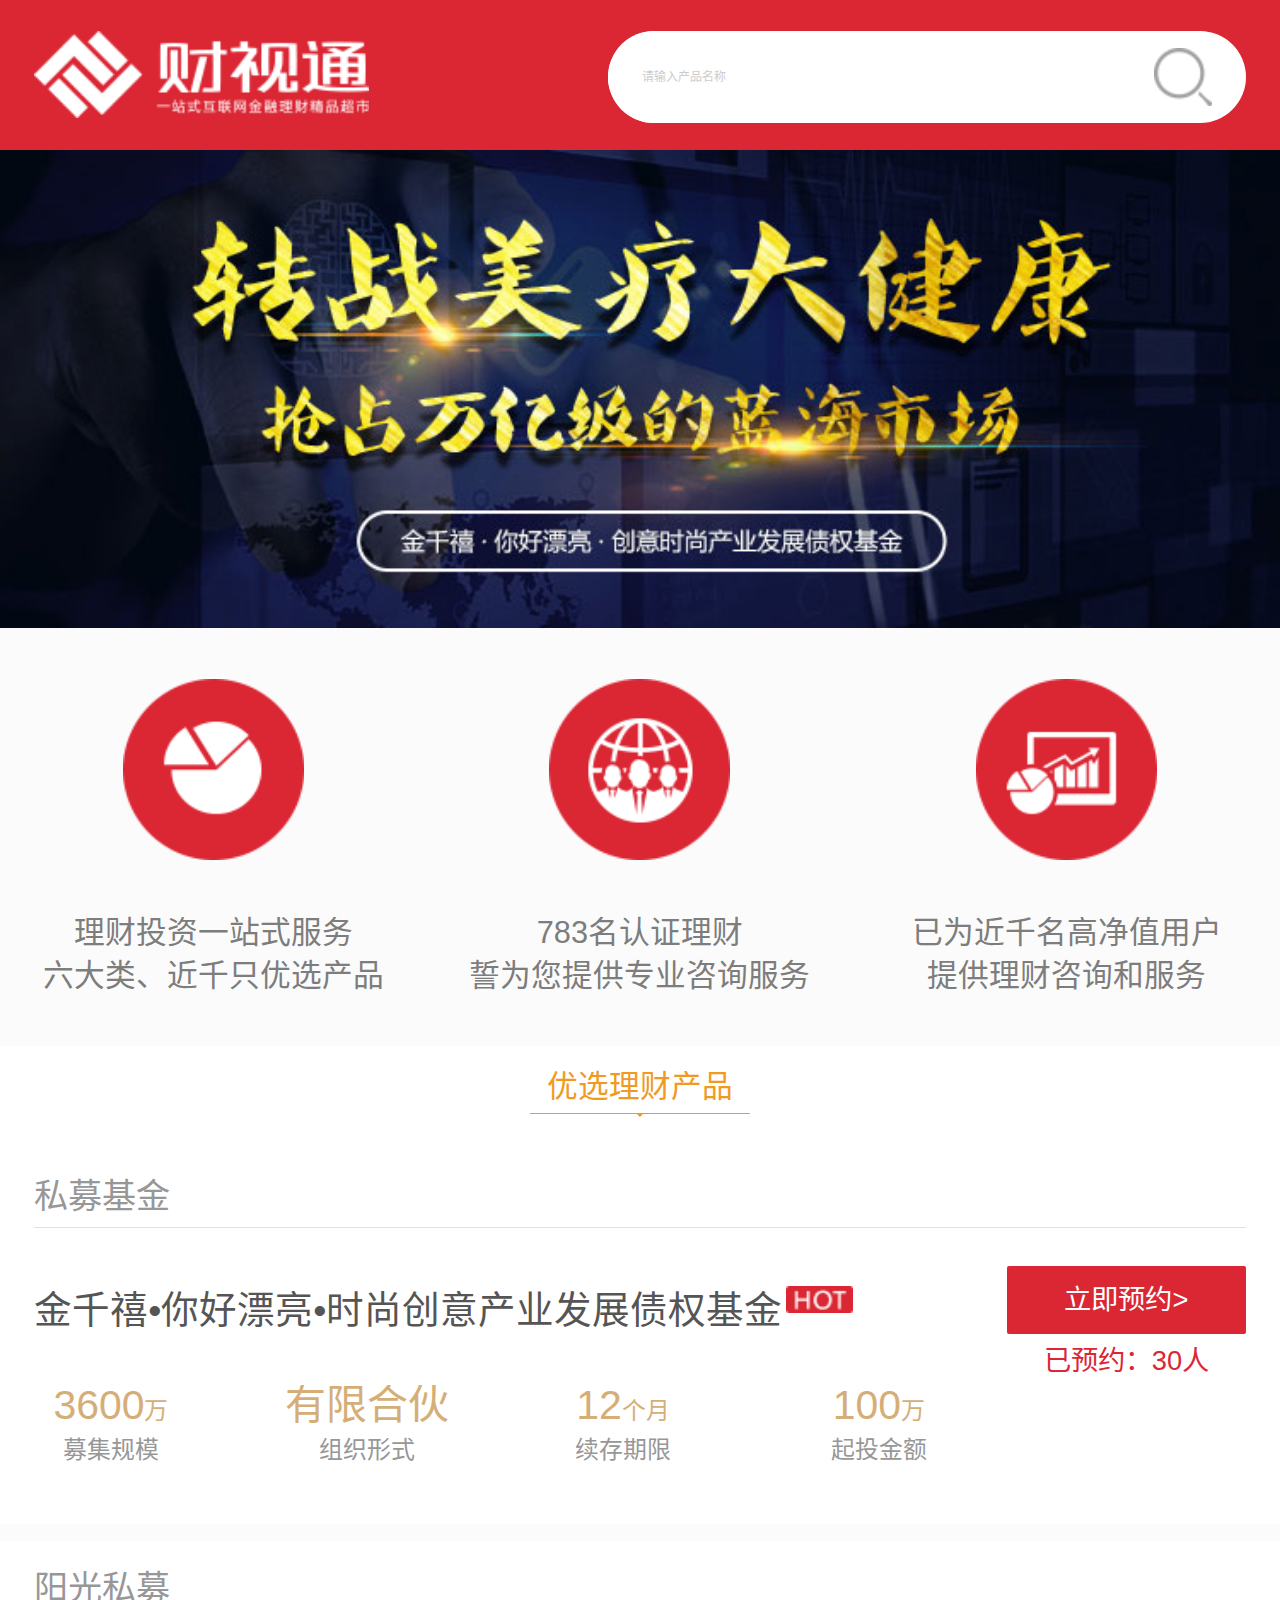
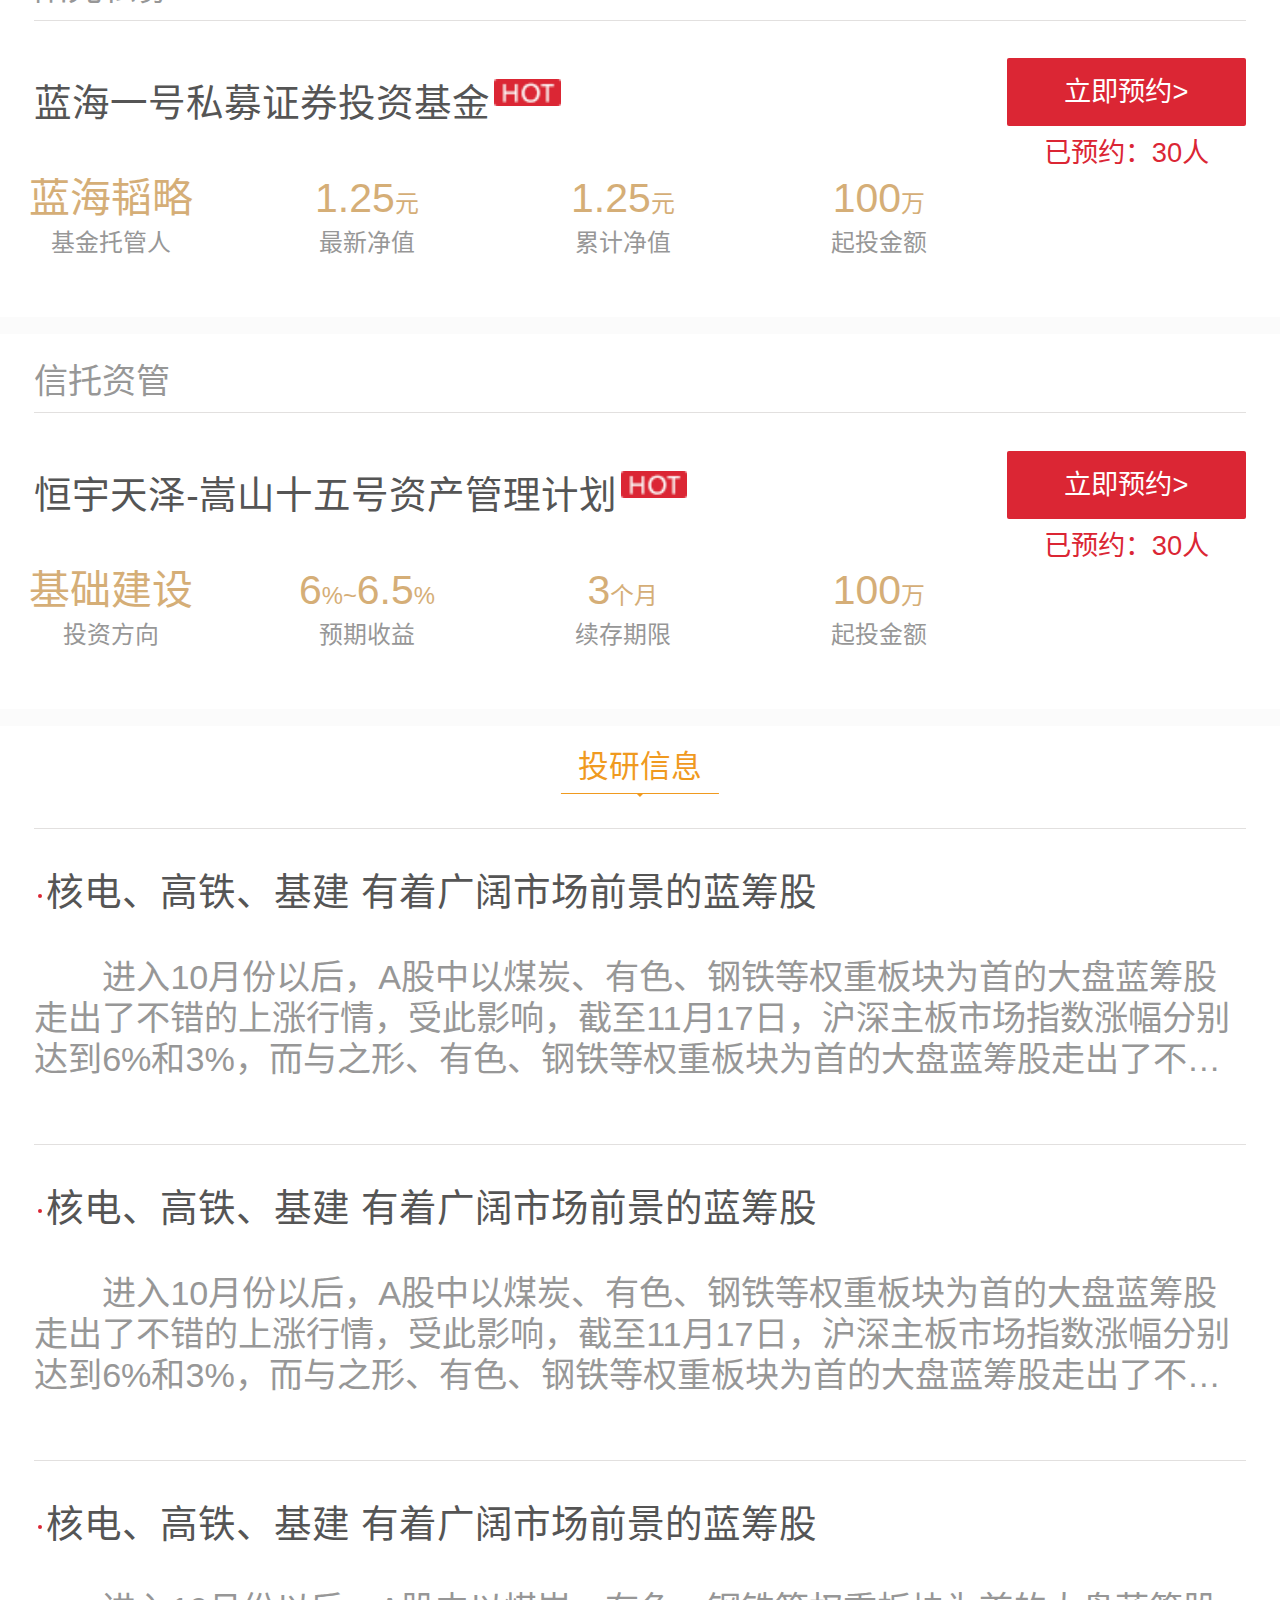
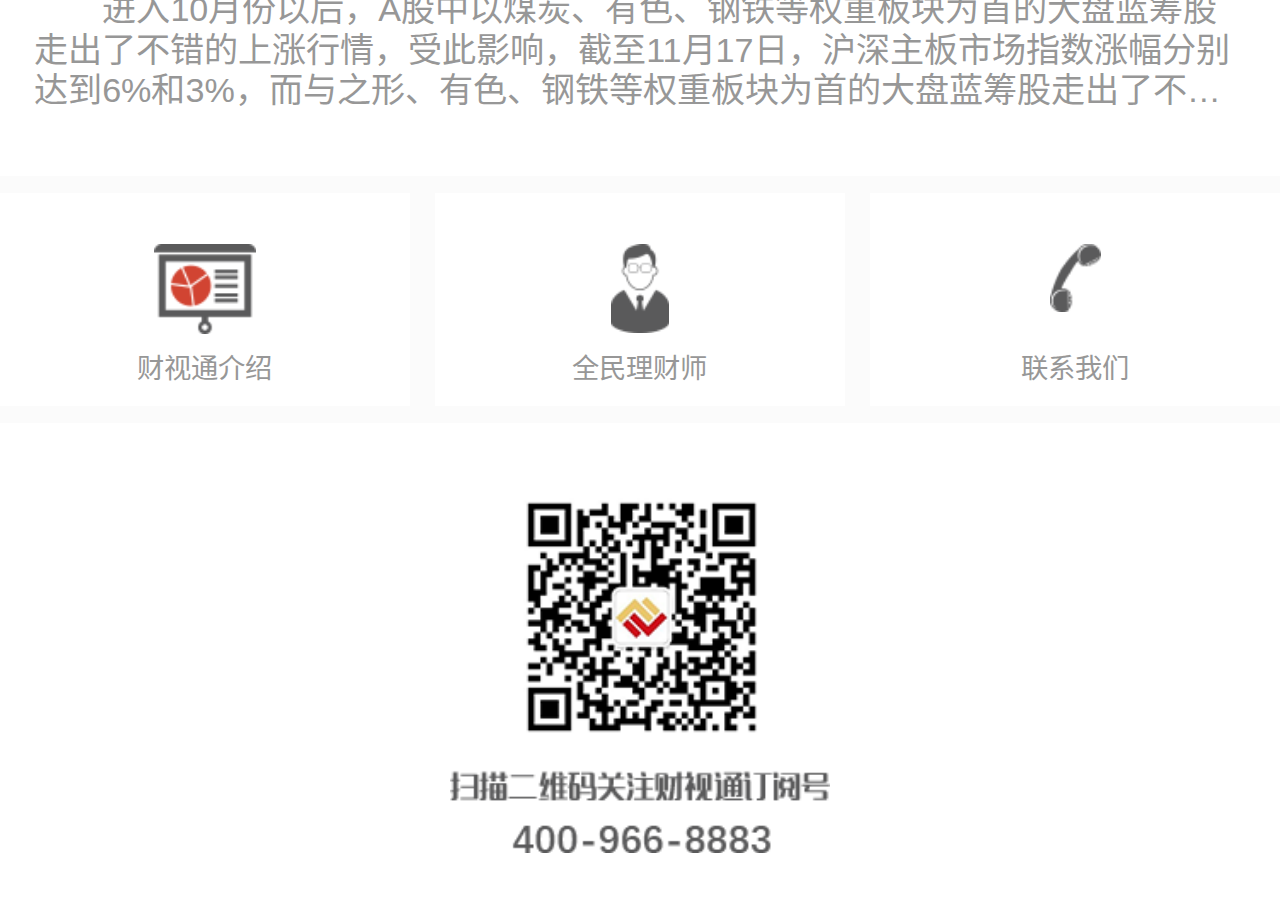
<file: cst_mobile_v2.0/index.html>
<!DOCTYPE html>
<html lang="zh-cn">
<head>
<meta charset="UTF-8">
<meta content="width=device-width,initial-scale=1.0,maximum-scale=1.0,user-scalable=no" name="viewport">
<meta content="yes" name="apple-mobile-web-app-capable">
<meta content="black" name="apple-mobile-web-app-status-bar-style">
<meta content="telephone=no" name="format-detection">
<meta content="email=no" name="format-detection">
<title>财视通</title>
<link rel="stylesheet" href="css/reset.css">
<link rel="stylesheet" href="css/validate.css" />
<link rel="stylesheet" href="css/style.css">
<script src="script/lib/51size.js"></script>
<script src="script/lib/jquery.min.js"></script>
</head>
<body>
<!--<h1 style="height: 0; overflow: hidden;">
    <a href="#" title="云印 ininin.com">
        <span id="wx_desc">云印 ininin.com - 设计“省”心，印刷“简”单！最大互联网印刷设计服务平台，致力于向用户提供最优质的印刷和设计服务</span>
        <img id="wx_logo" src="http://wx.ininin.com/resources/logo.jpg" alt="云印 ininin.com - 设计“省”心，印刷“简”单！最大互联网印刷设计服务平台，致力于向用户提供最优质的印刷和设计服务" />
    </a>
</h1>-->
<nav class="i-nav">
	<a class="logo" href="index.html">
		<img src="images/i_logo.png" />
	</a>
	<div class="search">
		<div class="text">
			<input type="text" placeholder="请输入产品名称" />
		</div>
		<a class="search-btn" href="javascript:;">
			<img src="images/i_search.png" />
		</a>
	</div>
</nav>
<div class="i-banner"></div>
<div class="i-super">
	<div class="wrap">
		<img src="images/i_super1.png" />
		<p>理财投资一站式服务</p>
		<p>六大类、近千只优选产品</p>
	</div>
	<div class="wrap">
		<img src="images/i_super2.png" />
		<p>783名认证理财</p>
		<p>誓为您提供专业咨询服务</p>
	</div>
	<div class="wrap">
		<img src="images/i_super3.png" />
		<p>已为近千名高净值用户<br/>提供理财咨询和服务</p>
	</div>
</div>
<!--S_理财产品-->
<div class="i-product">
	<div class="i-product-head">
		<div class="i-tit">
			<h2 class="head">
				优选理财产品
				<span class="angle"></span>
			</h2>
		</div><!--公共的title-->
	</div>
	<div class="wrap clearfix">
		<h2 class="i-product-tit">私募基金</h2>
		<div class="info">
			<h2 class="head">
				<span>金千禧•你好漂亮•时尚创意产业发展债权基金</span>
				<img src="images/i-hot.png" />
			</h2>
			<div class="message clearfix">
				<div class="list">
					<h3 class="val">3600<span>万</span></h3>
					<p class="key">募集规模</p>
				</div>
				<div class="list">
					<h3 class="val">有限合伙</h3>
					<p class="key">组织形式</p>
				</div>
				<div class="list">
					<h3 class="val">12<span>个月</span></h3>
					<p class="key">续存期限</p>
				</div>
				<div class="list">
					<h3 class="val">100<span>万</span></h3>
					<p class="key">起投金额</p>
				</div>
			</div>
		</div>
		<div class="subn">
			<a class="sub" href="javascript:;" onclick="shows()">立即预约></a>
			<p class="people">已预约：30人</p>
		</div>
	</div><!--wrap-->
	<div class="wrap clearfix">
		<h2 class="i-product-tit">阳光私募</h2>
		<div class="info">
			<h2 class="head">
				<span>蓝海一号私募证券投资基金</span>
				<img src="images/i-hot.png" />
			</h2>
			<div class="message clearfix">
				<div class="list">
					<h3 class="val">蓝海韬略</h3>
					<p class="key">基金托管人</p>
				</div>
				<div class="list">
					<h3 class="val">1.25<span>元</span></h3>
					<p class="key">最新净值</p>
				</div>
				<div class="list">
					<h3 class="val">1.25<span>元</span></h3>
					<p class="key">累计净值</p>
				</div>
				<div class="list">
					<h3 class="val">100<span>万</span></h3>
					<p class="key">起投金额</p>
				</div>
			</div>
		</div>
		<div class="subn">
			<a class="sub" href="javascript:;">立即预约></a>
			<p class="people">已预约：30人</p>
		</div>
	</div><!--wrap-->
	<div class="wrap clearfix">
		<h2 class="i-product-tit">信托资管</h2>
		<div class="info">
			<h2 class="head">
				<span>恒宇天泽-嵩山十五号资产管理计划</span>
				<img src="images/i-hot.png" />
			</h2>
			<div class="message clearfix">
				<div class="list">
					<h3 class="val">基础建设</h3>
					<p class="key">投资方向</p>
				</div>
				<div class="list">
					<h3 class="val">6<span>%~</span>6.5<span>%</span></h3>
					<p class="key">预期收益</p>
				</div>
				<div class="list">
					<h3 class="val">3<span>个月</span></h3>
					<p class="key">续存期限</p>
				</div>
				<div class="list">
					<h3 class="val">100<span>万</span></h3>
					<p class="key">起投金额</p>
				</div>
			</div>
		</div>
		<div class="subn">
			<a class="sub" href="javascript:;">立即预约></a>
			<p class="people">已预约：30人</p>
		</div>
	</div><!--wrap-->
</div>
<!--E_理财产品-->
<!--S_投研信息-->
<div class="i-research">
	<div class="i-research-head">
		<div class="i-tit">
			<h2 class="head">
				投研信息
				<span class="angle"></span>
			</h2>
		</div><!--公共的title-->
	</div>
	<a href="javascript:;">
		<div class="wrap">
			<h2 class="head"><i class="dot"></i>核电、高铁、基建 有着广阔市场前景的蓝筹股</h2>
			<p class="content">进入10月份以后，A股中以煤炭、有色、钢铁等权重板块为首的大盘蓝筹股走出了不错的上涨行情，受此影响，截至11月17日，沪深主板市场指数涨幅分别达到6%和3%，而与之形、有色、钢铁等权重板块为首的大盘蓝筹股走出了不错的上涨行情，受此影响，截至11月17日，沪深主板市场指数涨幅分别达到6%和3%，而与成鲜明对比的则是创业板和中</p>
		</div><!--E_wrap-->
	</a>
	<a href="javascript:;">
		<div class="wrap">
			<h2 class="head"><i class="dot"></i>核电、高铁、基建 有着广阔市场前景的蓝筹股</h2>
			<p class="content">进入10月份以后，A股中以煤炭、有色、钢铁等权重板块为首的大盘蓝筹股走出了不错的上涨行情，受此影响，截至11月17日，沪深主板市场指数涨幅分别达到6%和3%，而与之形、有色、钢铁等权重板块为首的大盘蓝筹股走出了不错的上涨行情，受此影响，截至11月17日，沪深主板市场指数涨幅分别达到6%和3%，而与成鲜明对比的则是创业板和中</p>
		</div><!--E_wrap-->
	</a>
	<a href="javascript:;">
		<div class="wrap">
			<h2 class="head"><i class="dot"></i>核电、高铁、基建 有着广阔市场前景的蓝筹股</h2>
			<p class="content">进入10月份以后，A股中以煤炭、有色、钢铁等权重板块为首的大盘蓝筹股走出了不错的上涨行情，受此影响，截至11月17日，沪深主板市场指数涨幅分别达到6%和3%，而与之形、有色、钢铁等权重板块为首的大盘蓝筹股走出了不错的上涨行情，受此影响，截至11月17日，沪深主板市场指数涨幅分别达到6%和3%，而与成鲜明对比的则是创业板和中</p>
		</div><!--E_wrap-->
	</a>
</div>
<!--E_投研信息-->
<!--S_公司介绍-->
<div class="i-aboutus">
	<a href="javascript:;">
		<div class="wrap">
			<div class="pic">
				<img class="img1" src="images/i_aboutus1.png" />
			</div>
			<p class="word">财视通介绍</p>
		</div>
	</a>
	<div class="blank"></div>
	<a href="javascript:;">
		<div class="wrap">
			<div class="pic">
				<img class="img2" src="images/i_aboutus2.png" />
			</div>
			<p class="word">全民理财师</p>
		</div>
	</a>
	<div class="blank"></div>
	<a href="javascript:;">
		<div class="wrap">
			<div class="pic">
				<img class="img3" src="images/i_aboutus3.png" />
			</div>
			<p class="word">联系我们</p>
		</div>
	</a>
</div>
<!--E_公司介绍-->
<!--S_二维码-->
<div class="i-code">
	<img src="images/i_code.png" />
</div>
<!--E_二维码-->
<!--S_弹窗-->
<div class="pop" style="display:none;">
	<div class="pop-in">
		<div class="pop-head clearfix">
			<h3>尊敬的用户：</h3>
			<p>您好，根据基金业协会的《私募投资基金募集行为管理办法》规定，即日起只有经特定对象的客户才能登录私募网站查看，特此公告！</p>
			<span>财视通</span>
		</div>
		<div class="pop-link clearfix">
			<a class="zhu" href="javascript:;">现在注册</a>
			<a class="deng" href="javascript:;">马上登陆</a>
		</div>
	</div>
</div>
<!--E_弹窗-->
<!--S_预约弹窗-->
<div class="link-pop" style="display:none;">
	<div class="link-pop-in">
		<div class="hd">
			<h3>请输入预约金额</h3>
			<span onclick="closes()">×</span>
		</div>
		<div class="bd">
			<input class="inp" type="text" placeholder="请输入您的金额" />
			<p>万元</p>
		</div>
		<input class="yes" type="button" value="确定" onclick="link_pop()" />
	</div>
</div>
<!--E_预约弹窗-->
<script type="text/javascript">
	function closes() {
		$(".link-pop").css("display","none")
	}
	function shows() {
		$(".link-pop").css("display","block")
	}
	function link_pop() {
		var reg = /^[1-9]{1}\d{2,}$/;
		var str = $(".link-pop .inp").val();
		if(!reg.test(str)) {
			alert("请输入正确的金额")
		}
		else {
		    closes();
		    alert("恭喜您预约成功，我们将尽快与您联系！")
		}
	}
</script>
</body>
</html>
</file>
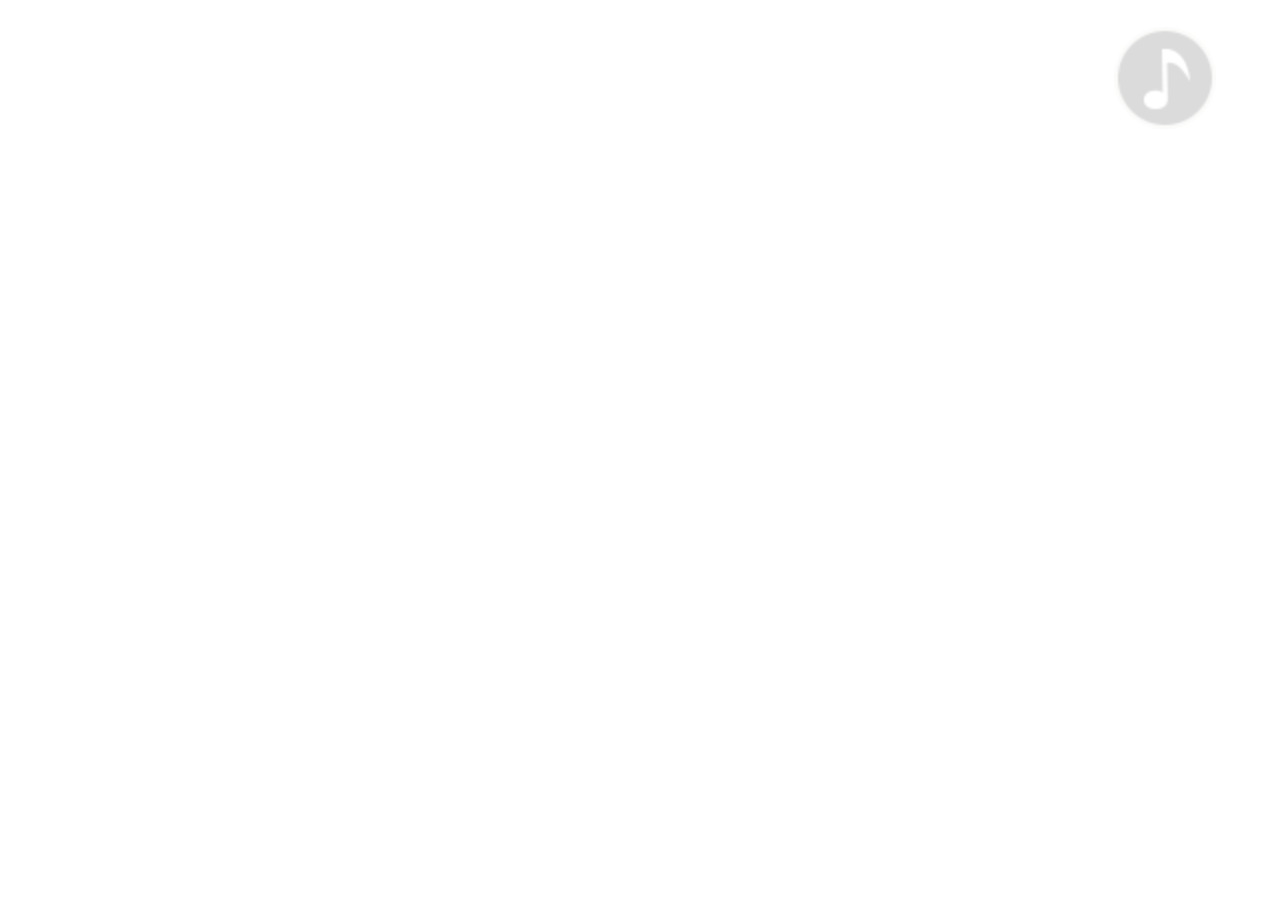
<file: cst_first/aboutUs.html>
<!doctype html>
<html lang="en">
<head>
<meta charset="utf-8">
<meta content="width=device-width,initial-scale=1.0,maximum-scale=1.0,user-scalable=no" name="viewport">
<meta content="yes" name="apple-mobile-web-app-capable"><!--当网站添加到主屏幕快速启动方式，可隐藏地址栏，仅针对ios的safari-->
<meta content="black" name="apple-mobile-web-app-status-bar-style"><!--将网站添加到主屏幕快速启动方式，仅针对ios的safari顶端状态条的样式-->
<meta content="telephone=no" name="format-detection"><!--忽略将页面中的数字识别为电话号码-->
<meta content="email=no" name="format-detection"><!--忽略Android平台中对邮箱地址的识别-->
<title>关于我们</title>
<link rel="stylesheet" href="css/jquery.fullPage.css" />
<link rel="stylesheet" href="css/base.css" />
<link rel="stylesheet" href="css/style.css" />
</head>
<body>
<div class="music music_start" id="music">
	<!--<audio autoplay preload="auto" controls loop id="audio">
	  <source src="music/bgMusic.mp3" type="audio/mpeg" />
	  <source src="music/bgMusic.ogg" type="audio/ogg"/>
	  您的浏览器不支持音频播放。
	</audio>-->
	<audio autoplay preload="auto" loop="loop" id="audio">
		<source src="music/believe.mp3" type="audio/mpeg" />
		<source src="music/believe.ogg" type="audio/ogg"/>
	 	您的浏览器不支持音频播放。
	</audio>
</div>
<div id="fullPage">
	<div class="section section1">
		<div class="a_se1_bgt"></div>
		<div class="a_se1_bgb"></div>
		<div class="a_se1_tit">
			<h1>财视通</h1>
			<h3>一站式互联网金融理财精品超市</h3>
			<div class="line"></div>
			<p>深圳市财视通互联网金融有限公司，成立于2015年12月，致力于为中高净值客户搭建一个高端的财富管理、资产配置的金融服务平台。专注于为中高净值客户提供互联网VIP私人银行服务和配置安全稳健的高端综合理财产品，如固定收益类信托、资管、阳光私募基金、私募股权PE/VC，私募债权基金、定向增发基金、本地优质物业并购基金、结构化基金产品、公募基金等。</p><br />
			<p>财视通，打造人与财富连接的生态圈。我们秉承诚信经营的理念——我们相信诚信即财富，我们相信，财富管理让幸福的旅程走得更远！</p><br />
			<p>财视通——您的网络私人银行！在这里，您不但可以享受到专业化、多方位、全天候的在线理财投资服务，还能体验到多品类、定制化的理财产品及理财咨询、投研资讯等服务。</p><br />
			<p>我们真诚希望财视通能成为您财富旅途中的可靠伴侣，与您携手成就精彩人生；恰如您人生跑道上的私人向导，伴您奔向人生新巅峰！</p>
		</div>
		<div class="a_se_down">
			<img src="imgs/about_down.png" alt="" />
		</div>
	</div><!--section1-->
	<div class="section section2">
		<div class="a_se2_bgh">企业文化</div>
		<div class="a_se2_bg"></div>
		<div class="a_se2_main">
			<div class="page">
				<div class="line">
					<span></span>
				</div>
				<div class="right">
					<div class="tit">理念</div>
					<p>帮助精英理财师积极创业 , 让物质与精神更富裕</p>
					<p>帮助投资人实现科学理财 , 让家庭与社会更美好</p>
				</div>
			</div><!--坑1-->
			<div class="page">
				<div class="line">
					<span></span>
				</div>
				<div class="right">
					<div class="tit">使命</div>
					<p>引领独立理财师行业健康发展</p>
					<p>创造服务价值的专业财富管理平台</p>
				</div>
			</div><!--坑2-->
			<div class="page">
				<div class="line">
					<span></span>
				</div>
				<div class="right">
					<div class="tit">愿景</div>
					<p>成为理财师最亲密最信赖的合作伙伴   </p>
					<p>成为国内最简单快捷的智能理财平台</p>
				</div>
			</div><!--坑3-->
		</div>
		<div class="a_se_down">
			<img src="imgs/about_down.png" alt="" />
		</div>
	</div><!--section2-->
	<div class="section section3">
		<div class="a_se2_bgh a_se3_bgh">管理团队</div>
		<div class="a_se3_main" id="main">
			<div class="page page1">
				<div class="pic"></div>
				<div class="tit">
					<h3>熊宏 (董事长/总裁)</h3>
					<p>东北财经大学EMBA</p>
					<p>金千禧金融控股集团创始人</p>
					<p>拥有近20年金融从业经验。</p>
				</div>
				<div class="right">
					<img src="imgs/about_3_line.png" alt="" />
				</div>
			</div><!--坑1-->
			<div class="page page2" id="page2">
				<div class="pic pic2"></div>
				<div class="tit">
					<h3>常虹 （独立董事）</h3>
					<p style="margin-top: 8px;">中南大学副教授 硕士研究生毕业</p>
					<p>历任深圳中小企业信用再担保管委会委员</p>
				</div>
				<div class="right">
					<img src="imgs/about_3_line.png" alt="" />
				</div>
			</div><!--坑2-->
			<div class="page page3">
				<div class="pic pic4"></div>
				<div class="tit">
					<h3>徐晗坤 （投委会委员/集团顾问）</h3>
					<p>伦敦经济学院经济学硕士 </p>
					<p>沃顿商学院工商管理硕士</p>
					<p>历任大陆资本董事总经理</p>
				</div>
				<div class="right">
					<img src="imgs/about_3_line.png" alt="" />
				</div>
			</div><!--坑3-->
			<div class="page page4">
				<div class="pic pic3"></div>
				<div class="tit">
					<h3>于磊 （副总裁）</h3>
					<p style="margin-top: 8px;">吉林大学 法律系 学士</p>
					<p>历任国内知名财富管理公司负责人</p>
				</div>
				<div class="right">
					<img src="imgs/about_3_line.png" alt="" />
				</div>
			</div><!--坑4-->
			<div class="page page5">
				<div class="pic pic5"></div>
				<div class="tit">
					<h3>刘秀青 （财视通金融运营总监）</h3>
					<p style="margin-top: 8px;">华东交通大学 法学系 学士</p>
					<p>历任国内知名互联网金融公司负责人</p>
				</div>
				<div class="right">
					<img src="imgs/about_3_line.png" alt="" />
				</div>
			</div><!--坑5-->
		</div><!--E-a_se3_main-->
		<div class="a_se_down">
			<img src="imgs/about_down.png" alt="" />
		</div><!--下拉箭头-->
	</div><!--E_section3-->
	<div class="section section4">
		<div class="slide">
			<div class="a_se4_main_in">
				<div class="page page1">
					<div class="back"></div>
					<div class="pic"></div>
					<h2>熊宏 <span>(董事长/总裁)</span></h2>
					<h4>东北财经大学EMBA</h4>
					<h4>金千禧金融控股集团创始人</h4>
					<h4>拥有近20年金融从业经验。</h4>
					<div class="line"></div>
					<p>历任国有商业银行支行行长、大型综合金融机构副总裁，具有二十余年金融投资行从业经验，资深金融行业企业管理行业背景。善于资本运作，对国际国内金融有深厚的理财和实践基础</p>
				</div><!--坑1-->
			</div>
		</div><!--slide1-->
		<div class="slide">
			<div class="a_se4_main_in">
				<div class="page page2">
					<div class="back"></div>
					<div class="pic"></div>
					<h2>常虹 <span>(独立董事)</span></h2>
					<h4>中南大学副教授</h4>
					<h4>硕士研究生毕业</h4>
					<h4>深圳中小企业信用再担保委员</h4>
					<div class="line"></div>
					<p>深圳市小额贷款行业协会副会长具有深厚的财经专业知识以及精湛的实战经验，曾任职于多家知名金融集团独立董事及投委会顾问，多次对市场的实时动态作出准确预判</p>
				</div><!--坑2-->
			</div>
		</div><!--slide2-->
		<div class="slide">
			<div class="a_se4_main_in">
				<div class="page page3">
					<div class="back"></div>
					<div class="pic"></div>
					<h2>徐晗坤<span>(投委会委员)</span></h2>
					<h4>伦敦经济学院经济学硕士</h4>
					<h4>沃顿商学院工商管理硕士</h4>
					<h4>历任大陆资本董事总经理</h4>
					<div class="line"></div>
					<p>曾全面负责美国康地集团(Continental Grain Company)在亚洲的私募股权投资；美国康地集团在亚洲所投企业的运营管理；泰国正大集团和美国康地集团合作基金正大康地产业投资基金的投资。</p>
				</div><!--坑3-->
			</div>
		</div><!--slide3-->
		<div class="slide">
			<div class="a_se4_main_in">
				<div class="page page4">
					<div class="back"></div>
					<div class="pic"></div>
					<h2>于磊<span>(副总裁)</span></h2>
					<h4>吉林大学 法律系 学士</h4>
					<h4>历任国内知名财富管理公司负责人</h4>
					<div class="line"></div>
					<p>具有十余年的百强金融企业管理经验及丰富的资本市场运作经验，熟悉权益类投资、策略性投资、固定收益、资本对接及资产配置，具有业内极高的影响力及号召力。</p>
				</div><!--坑4-->
			</div>
		</div><!--slide4-->
		<div class="slide">
			<div class="a_se4_main_in">
				<div class="page page5">
					<div class="back"></div>
					<div class="pic"></div>
					<h2>刘秀青<span>(财视通金融运营总监)</span></h2>
					<h4>华东交通大学 法学系 学士</h4>
					<h4>历任国内知名互联网金融公司负责人</h4>
					<div class="line"></div>
					<p>国内知名律师事务所高级法律顾问，熟悉互联网的运营及数据管理。七年互联网运营管理从业经历，凭其敏锐的眼光、远大格局判断出互联网金融充满机遇的行业前景；擅长互联网金融时代的金融产品创新和运营。</p>
				</div><!--坑5-->
			</div>
		</div><!--slide5-->
		<div class="a_se_down">
			<img src="imgs/about_down.png" alt="" />
		</div><!--下拉箭头-->
	</div><!--E_section4-->
	<div class="section section5">
		<div class="a_se5_bgh">团队风采</div>
		<div class="a_se5_bgb"></div>
		<div class="a_se5_main">
			<div class="page page1 fl"></div>
			<div class="page page2 fr"></div>
			<div class="page page3 fl"></div>
			<div class="page page4 fr"></div>
			<div class="page page5 fl"></div>
		</div>
		<div class="a_se_down">
			<img src="imgs/about_down.png" alt="" />
		</div><!--下拉箭头-->
	</div><!--E_section5-->
	<div class="section section6">
		<div class="a_se6_bgh">公司环境</div>
		<div class="a_se6_bg1"></div>
		<div class="a_se6_bg2"></div>
		<div class="a_se_down">
			<img src="imgs/about_down.png" alt="" />
		</div><!--下拉箭头-->
	</div><!--E_section6-->
	<div class="section section7">
		<div class="a_se7_bgh">联系我们</div>
		<div class="a_se7_bg"></div>
		<div class="a_se7_main">
			<div class="page page1">
				<div class="pic fl"></div>
				<div class="tit fl">
					<p>客服热线</p>
					<p>400-966-8883</p>
				</div>
			</div><!--page1-->
			<div class="page page2">
				<div class="pic fl"></div>
				<div class="tit fl">
					<p>商务合作</p>
					<p>0755-23917305</p>
				</div>
			</div><!--page2-->
			<div class="page page3">
				<div class="pic fl"></div>
				<div class="tit fl">
					<p>网址</p>
					<p>www.cst58.com</p>
				</div>
			</div><!--page3-->
			<div class="page page4">
				<div class="pic fl"></div>
				<div class="tit fl">
					<p>邮箱</p>
					<p>cstbusiness@cst58.com</p>
				</div>
			</div><!--page4-->
			<div class="page page5">
				<div class="pic fl"></div>
				<div class="tit fl">
					<p>地址</p>
					<p>深圳市福田区益田路6001号太平金融大厦28楼</p>
				</div>
			</div><!--page5-->
			<div class="code"></div>
		</div>
		<div class="a_se_down">
			<img src="imgs/about_down.png" alt="" />
		</div><!--下拉箭头-->
	</div><!--E_section7-->
</div>
<script src="http://apps.bdimg.com/libs/jquery/2.1.4/jquery.min.js"></script>
<script src="http://apps.bdimg.com/libs/jquery-fullPage/2.7.4/jquery.fullPage.min.js"></script>
<script src="js/51size.js"></script>
<script src="js/common.js"></script>
<script type="text/javascript">
//	此项目fullPage.css修改过,(左右滑块样式,左右滑块项目导航颜色,slide定位)
	$(function(){
		$('#fullPage').fullpage({
			verticalCentered: false,	//内容是否垂直居中
			scrollingSpeed: 1000,		//滚动速度，单位为毫秒
			css3: true,					//是否使用 CSS3 transforms 滚动
			controlArrows: true,		//左右滑块的箭头的背景
			loopHorizontal: true,		//左右滑块是否循环滑动
			slidesNavigation: true,		//是否显示左右滑块的项目导航
			slidesNavPosition: "top",	//左右滑块的项目导航的位置
			loopBottom: true			//滚动到最底部后是否滚回顶部
//			continuousVertical: true	//是否循环滚动，与 loopTop 及 loopBottom 不兼容
		});
	});
</script>
</body>
</html>
</file>
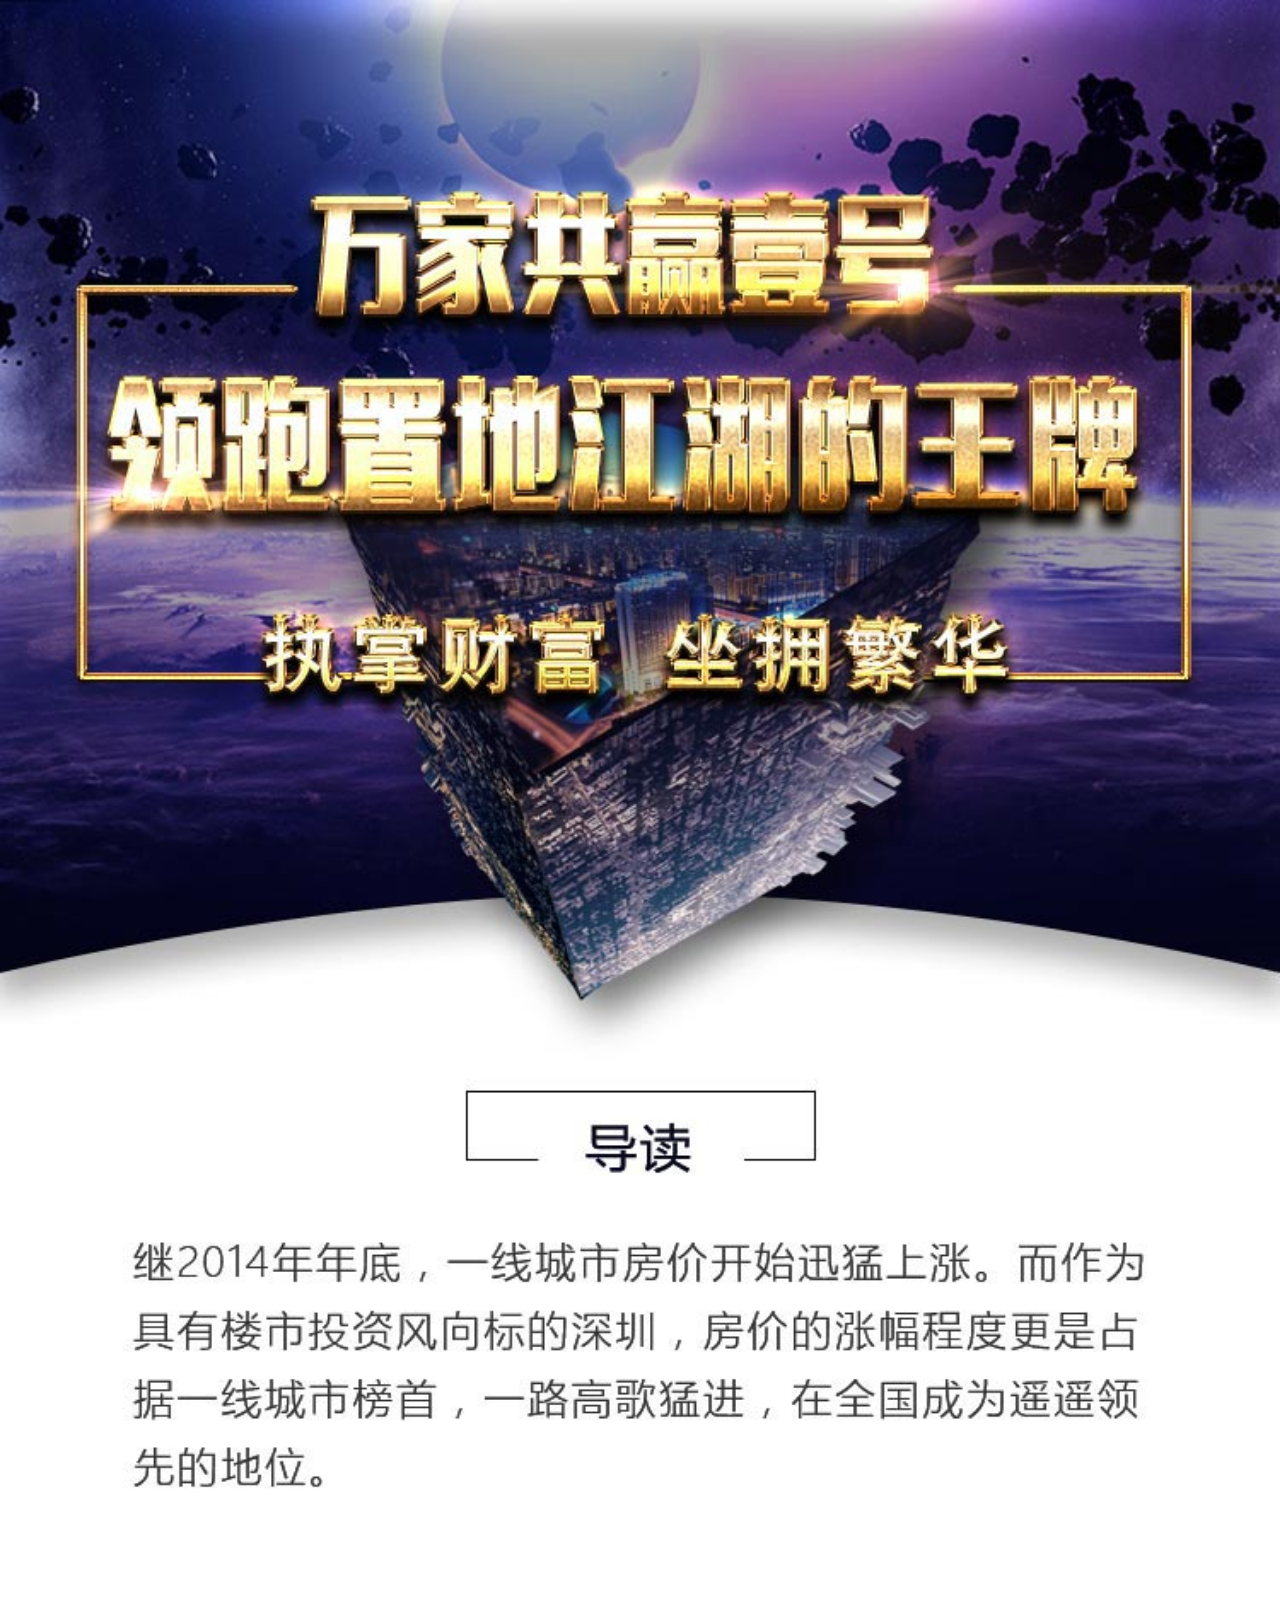
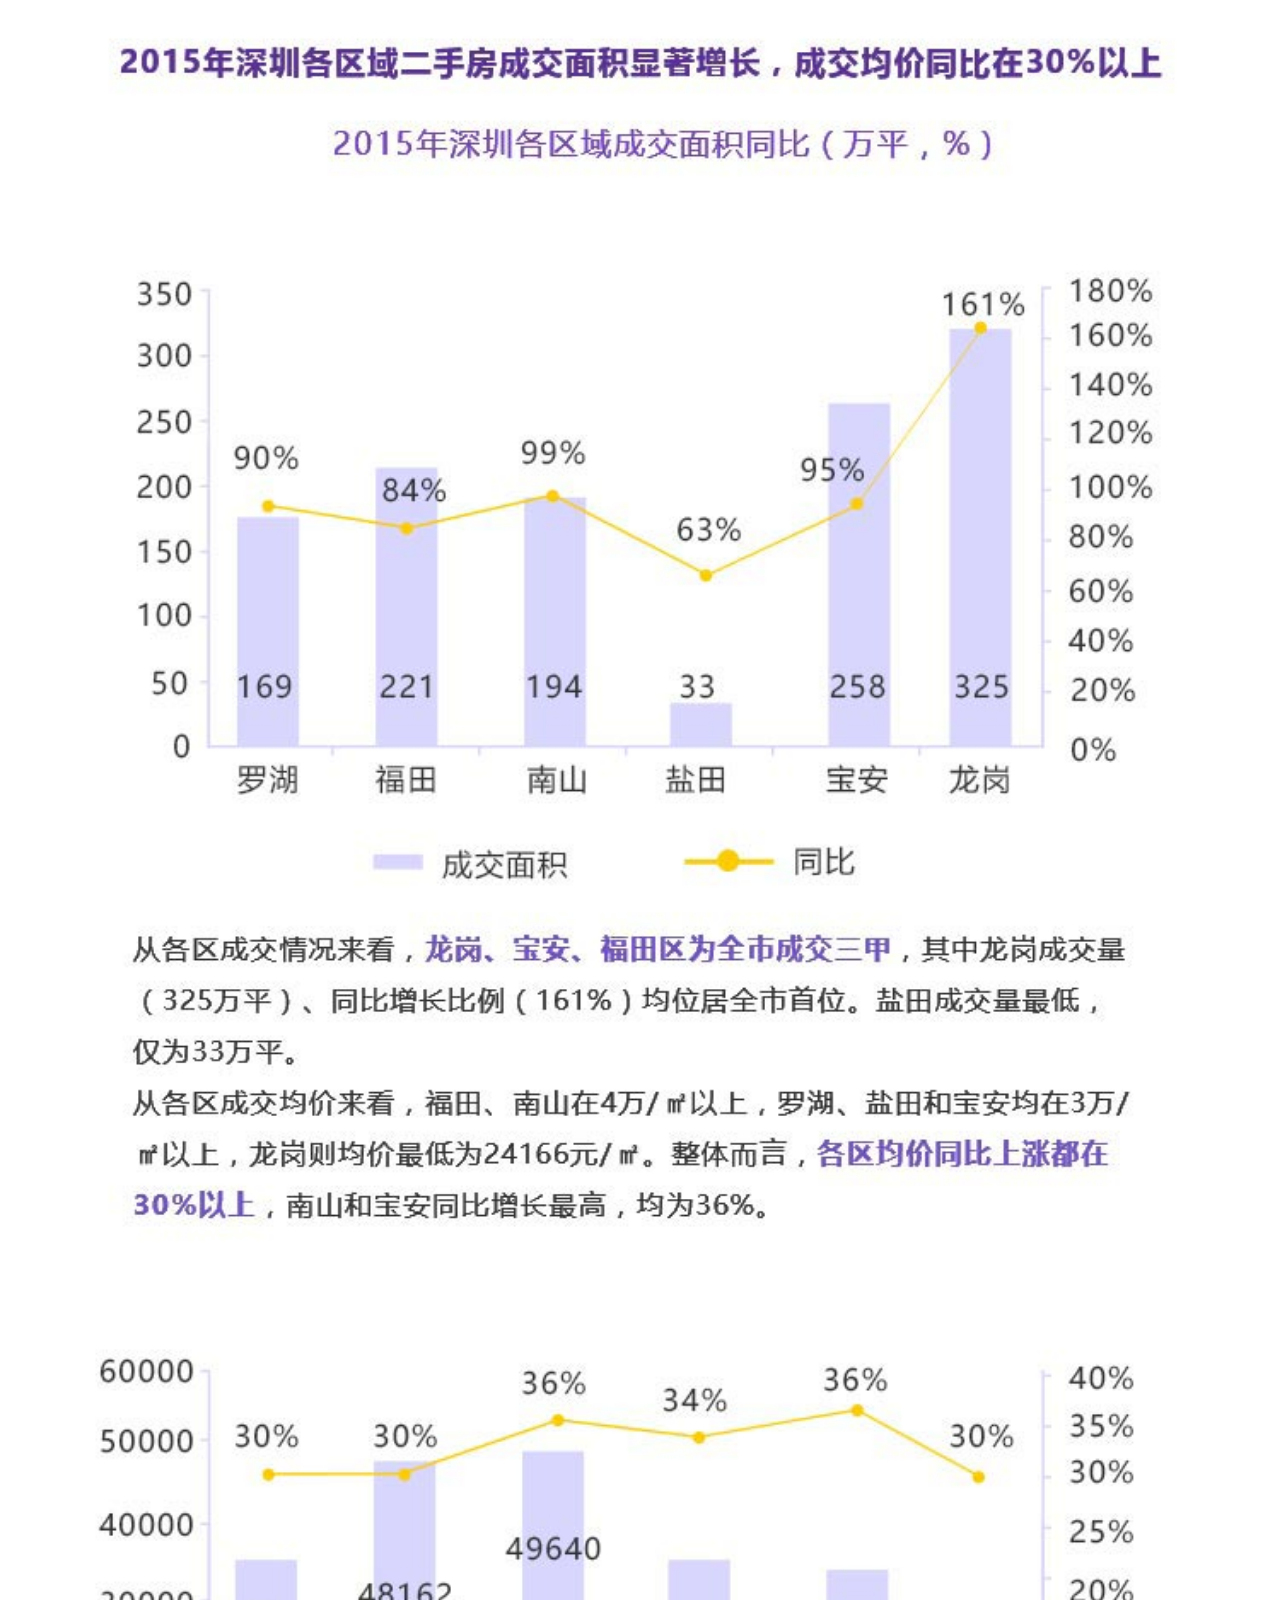
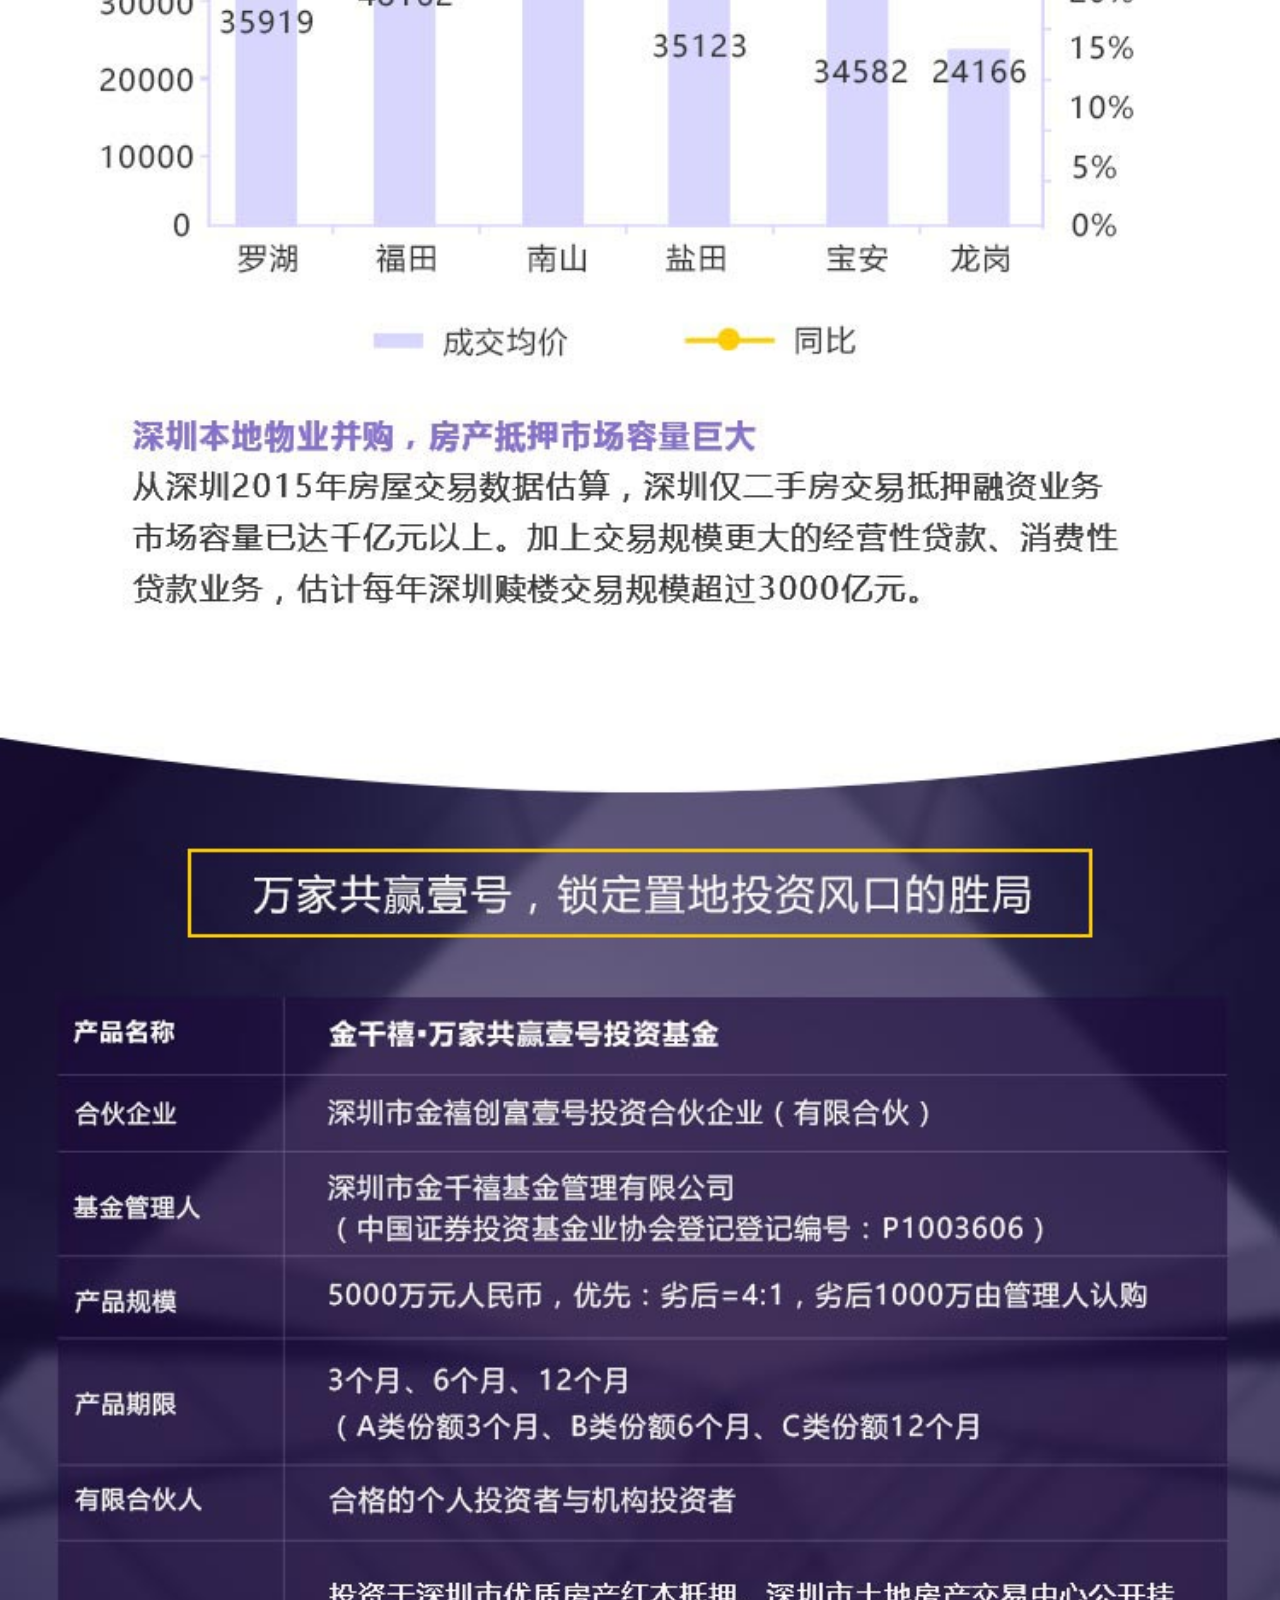
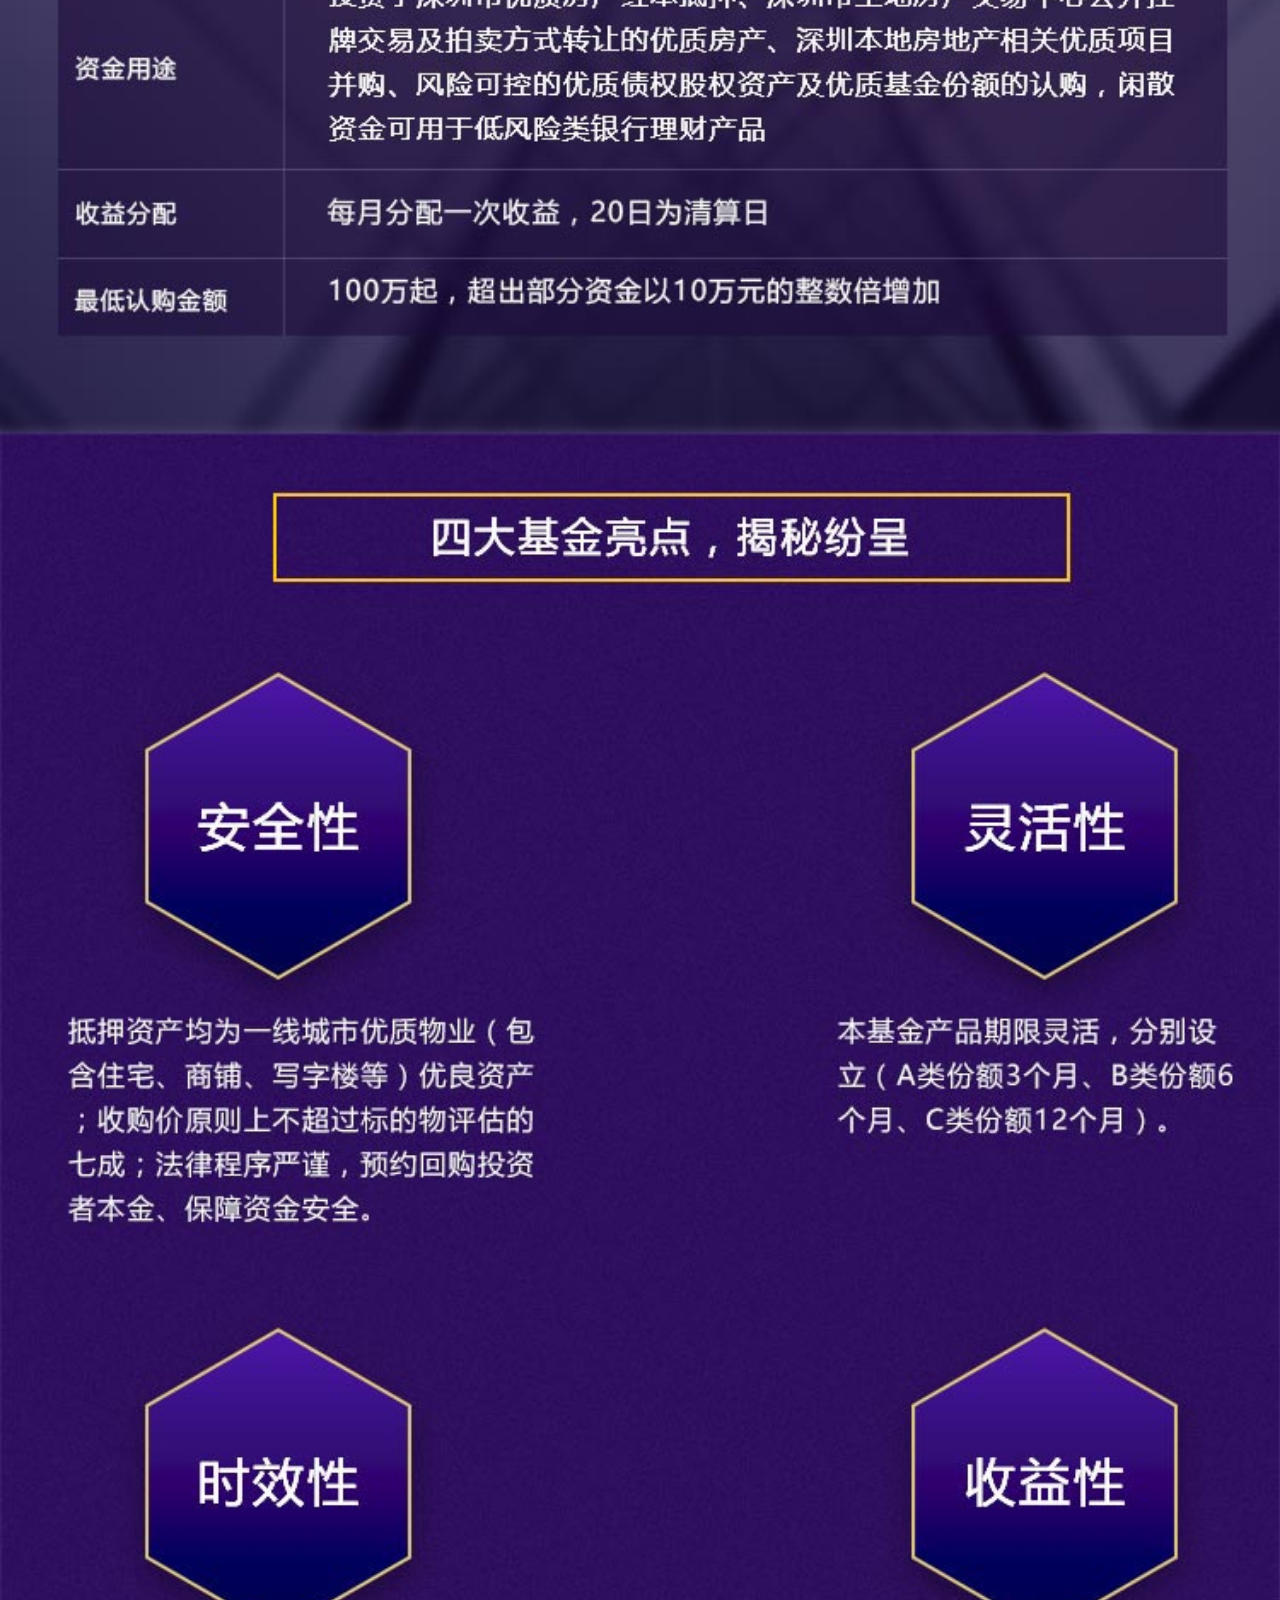
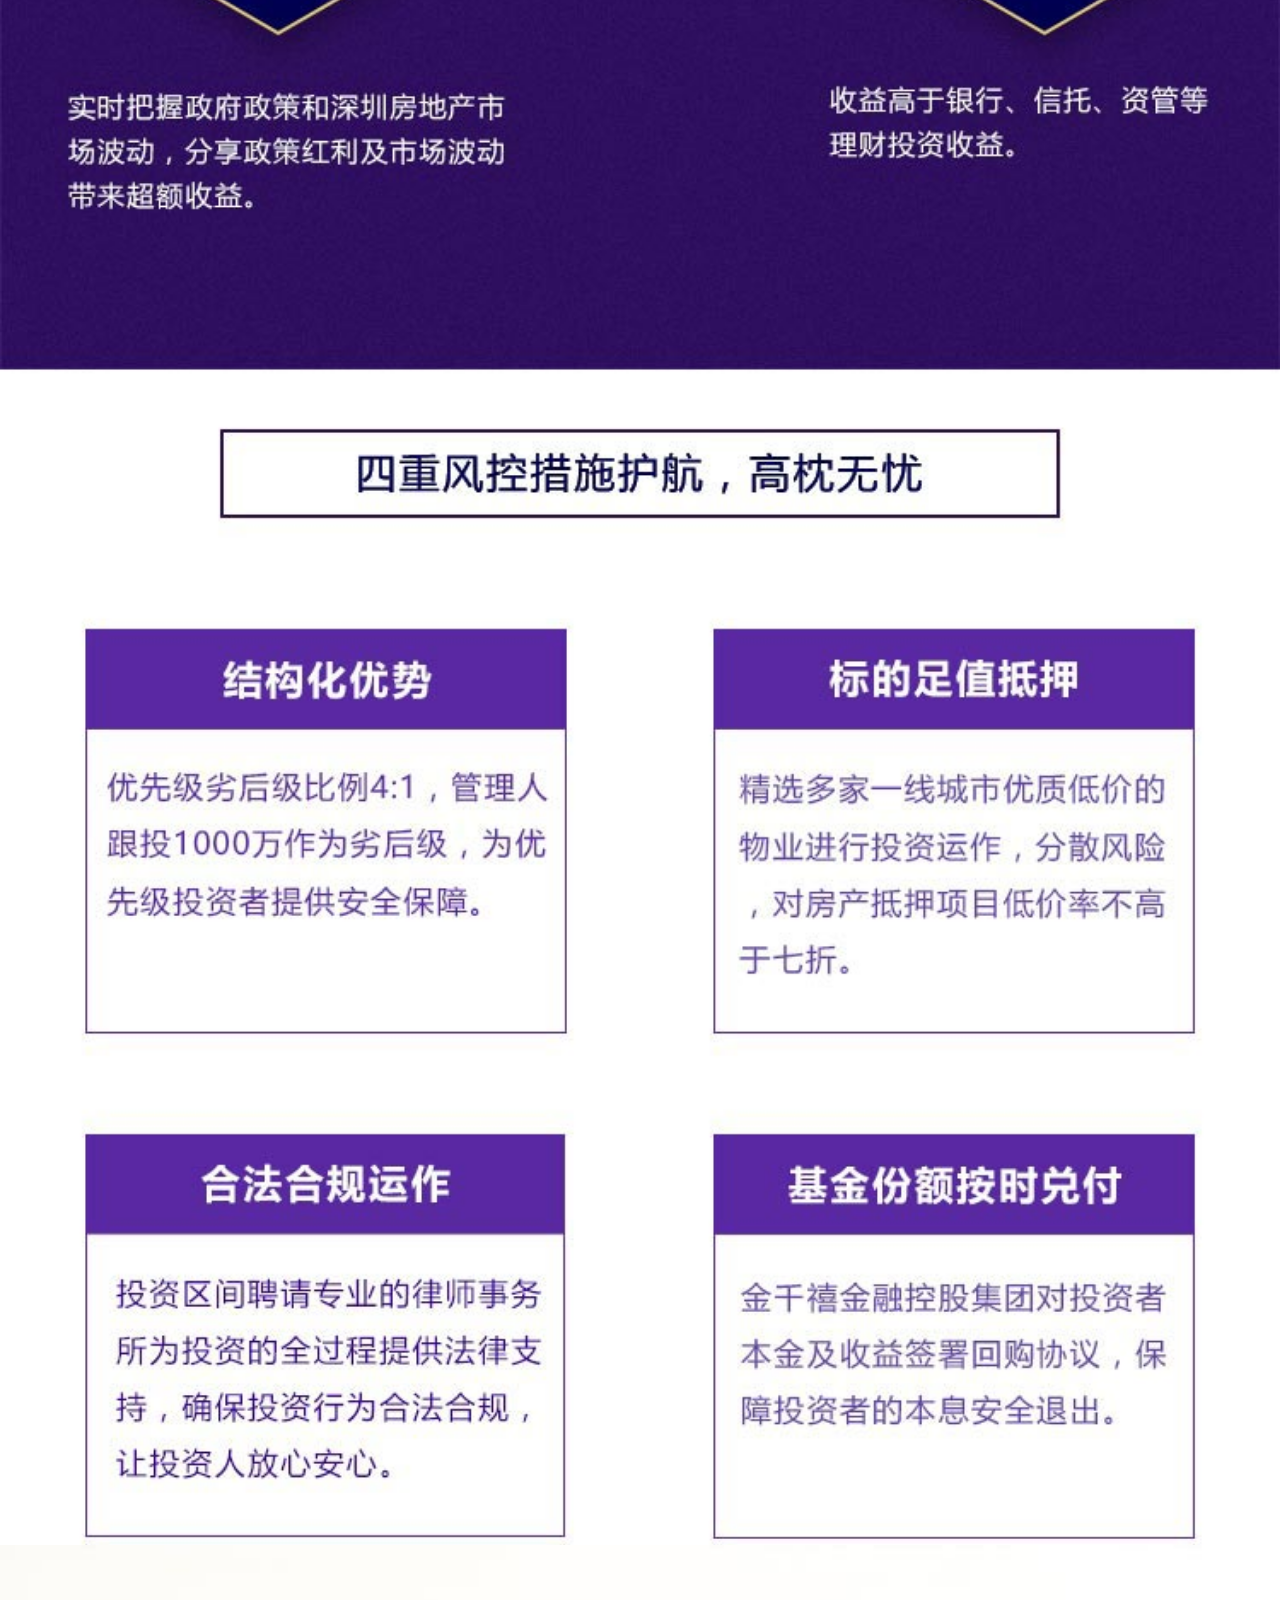
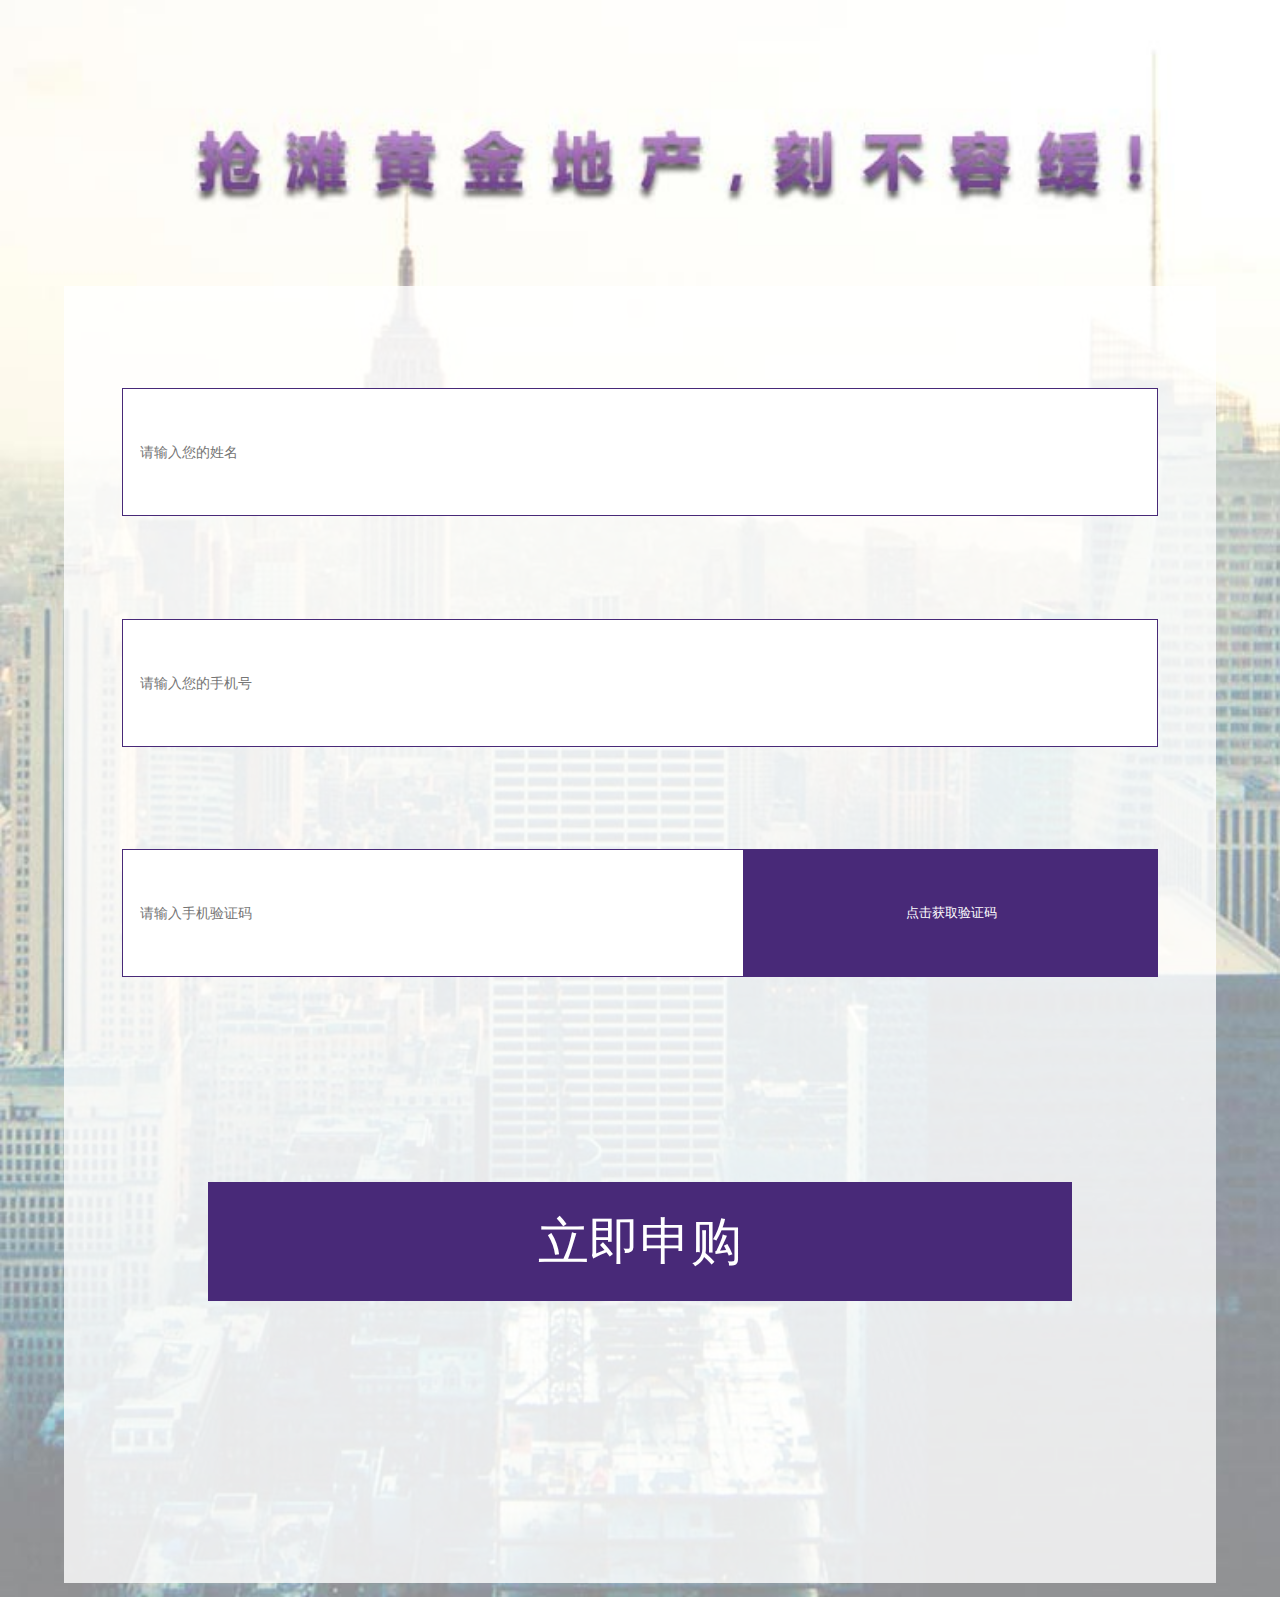
<file: cst_first/wan_win_one.html>
<!doctype html>
<html lang="en">
<head>
<meta charset="utf-8">
<meta content="width=device-width,initial-scale=1.0,maximum-scale=2.0,user-scalable=yes" name="viewport">
<meta content="yes" name="apple-mobile-web-app-capable">
<meta content="black" name="apple-mobile-web-app-status-bar-style">
<meta content="telephone=no" name="format-detection">
<meta content="email=no" name="format-detection">
<title>万家共赢</title>
<link rel="stylesheet" href="css/base.css" />
<link rel="stylesheet" href="css/style.css" />
</head>
<body>
<div class="wan_bg_img"></div>
<div class="wan_bg_bottom">
	<form action="##" method="post" class="from1">
		<input class="info" type="text" placeholder="请输入您的姓名" required/>
		<input class="info" type="number" placeholder="请输入您的手机号" required/>
		<div class="code">
			<input class="tel_code" type="text" placeholder="请输入手机验证码" required/>
			<input class="tel_click" type="button" value="点击获取验证码" />
		</div>
		<input class="sbm" type="submit" value="立即申购"/>
	</form>
</div>
<script src="js/51size.js"></script>
</body>
</html>
</file>
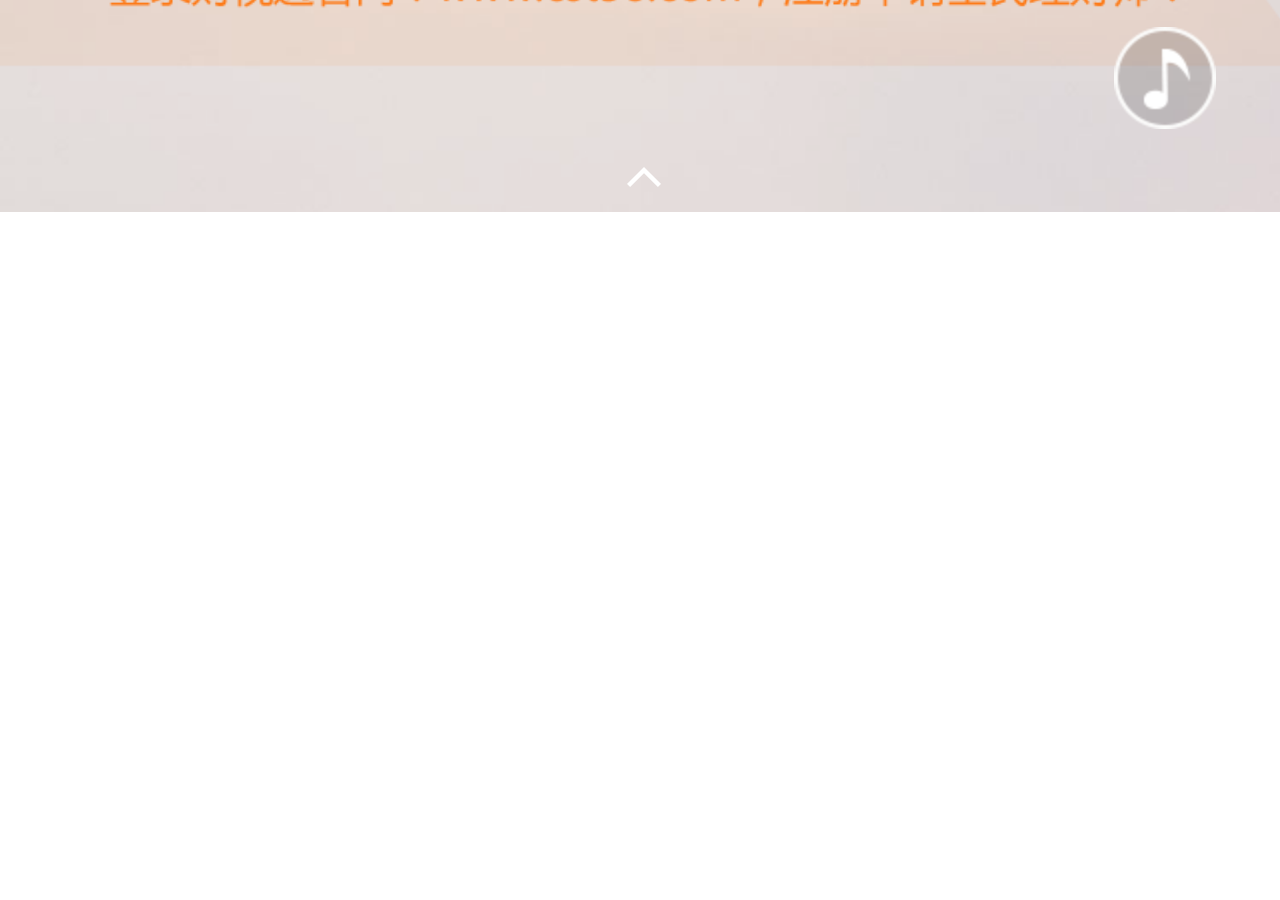
<file: cst_first_v2.0/aboutUs.html>
<!doctype html>
<html lang="en">
<head>
<meta charset="utf-8">
<meta content="width=device-width,initial-scale=1.0,maximum-scale=1.0,user-scalable=no" name="viewport">
<meta content="yes" name="apple-mobile-web-app-capable"><!--当网站添加到主屏幕快速启动方式，可隐藏地址栏，仅针对ios的safari-->
<meta content="black" name="apple-mobile-web-app-status-bar-style"><!--将网站添加到主屏幕快速启动方式，仅针对ios的safari顶端状态条的样式-->
<meta content="telephone=no" name="format-detection"><!--忽略将页面中的数字识别为电话号码-->
<meta content="email=no" name="format-detection"><!--忽略Android平台中对邮箱地址的识别-->
<title>关于我们</title>
<link rel="stylesheet" href="css/jquery.fullPage.css" />
<link rel="stylesheet" href="css/base.css" />
<link rel="stylesheet" href="css/style.css" />
</head>
<body>
<div class="music music_start" id="music">
	<!--<audio autoplay preload="auto" controls loop id="audio">
	  <source src="music/bgMusic.mp3" type="audio/mpeg" />
	  <source src="music/bgMusic.ogg" type="audio/ogg"/>
	  您的浏览器不支持音频播放。
	</audio>-->
	<audio autoplay preload="auto" loop="loop" id="audio">
		<source src="music/bgmusic.mp3" type="audio/mpeg" />
		<source src="music/bgmusic.ogg" type="audio/ogg"/>
	 	您的浏览器不支持音频播放。
	</audio>
</div>
<div id="fullPage">
	<div class="section section1">
		<div class="a_se1_bgt"></div>
		<div class="a_se1_bgb"></div>
		<div class="a_se1_tit">
			<div class="logo"></div>
			<div class="line"></div>
			<p>深圳市财视通互联网金融有限公司，成立于2015年12月，致力于为中高净值客户搭建一个高端的财富管理金融服务平台；专注于为中高净值客户提供互联网VIP私人银行服务和配置安全稳健的高端综合理财产品，如固定收益类信托、资管、阳光私募基金、私募股权PE/VC、私募债权基金、定向增发基金、本地优质物业并购基金、结构化基金产品、公募基金等。</p><br />
			<p>财视通——您的网络私人银行！在这里，您不但可以享受到专业化、多方位、全天候的在线理财投资服务，还能体验到多品类、定制化的理财产品及理财咨询、投研资讯等服务。</p><br />
			<p>我们真诚希望财视通能成为您财富旅途中的可靠伴侣，与您携手成就精彩人生；恰如您人生跑道上的私人向导，伴您奔向人生新巅峰！</p>
		</div>
		<div class="a_se_down">
			<img src="imgs/about_down.png" alt="" />
		</div>
	</div><!--section1-->
	<div class="section section2">
		<div class="a_se2_bgh">企业文化</div>
		<div class="a_se2_bg"></div>
		<div class="a_se2_main">
			<div class="page">
				<div class="line">
					<span></span>
				</div>
				<div class="right">
					<div class="tit">定位</div>
					<p>一站式互联网金融理财精品超市</p>
				</div>
			</div><!--坑1-->
			<div class="page">
				<div class="line">
					<span></span>
				</div>
				<div class="right">
					<div class="tit">使命</div>
					<p>让更多的人获得真正的财富管理服务</p>
				</div>
			</div><!--坑2-->
			<div class="page">
				<div class="line">
					<span></span>
				</div>
				<div class="right">
					<div class="tit">愿景</div>
					<p>成为国内最简单快捷的智能理财平台</p>
				</div>
			</div><!--坑3-->
			<div class="page">
				<div class="line">
					<span></span>
				</div>
				<div class="right">
					<div class="tit">价值观</div>
					<p>独立、开放、透明、感恩、分享、共赢</p>
				</div>
			</div><!--坑4-->
		</div>
		<div class="a_se_down">
			<img src="imgs/about_down.png" alt="" />
		</div>
	</div><!--section2-->
	<div class="section section3">
		<div class="a_se3_bgh">管理团队</div>
		<div class="a_se3_main" id="main">
			<div class="page page1">
				<div class="pic"></div>
				<div class="tit">
					<h3>熊宏 （董事长/总裁）</h3>
					<p>东北财经大学EMBA</p>
					<p>南昌航空大学工商企业管理学士学位</p>
					<p>拥有近20年金融从业经验</p>
				</div>
			</div><!--坑1-->
			<div class="page page2" id="page2">
				<div class="pic pic2"></div>
				<div class="tit">
					<h3>常虹 （独立董事）</h3>
					<p style="margin-top: 8px;">中南大学副教授 硕士研究生毕业</p>
					<p>历任深圳中小企业信用再担保管委会委员</p>
				</div>
			</div><!--坑2-->
			<div class="page page3">
				<div class="pic pic4"></div>
				<div class="tit">
					<h3>徐晗坤 （投委会委员/集团顾问）</h3>
					<p>伦敦经济学院经济学硕士 </p>
					<p>沃顿商学院工商管理硕士</p>
					<p>历任大陆资本董事总经理</p>
				</div>
			</div><!--坑3-->
			<div class="page page4">
				<div class="pic pic3"></div>
				<div class="tit">
					<h3>于磊 （副总裁 | 投委会委员）</h3>
					<p style="margin-top: 8px;">吉林大学 法律系 学士</p>
					<p>历任国内知名财富管理公司负责人</p>
				</div>
			</div><!--坑4-->
			<div class="page page5">
				<div class="pic pic5"></div>
				<div class="tit">
					<h3>刘秀青 （财视通总经理 | 投委会委员）</h3>
					<p>华东交通大学 法学系 学士</p>
					<p>国际经济法法学学士，MBA在读</p>
					<p>历任国内知名互联网金融公司负责人</p>
				</div>
			</div><!--坑5-->
		</div><!--E-a_se3_main-->
		<div class="a_se_down">
			<img src="imgs/about_down.png" alt="" />
		</div><!--下拉箭头-->
	</div><!--E_section3-->
	<div class="section section4">
		<div class="slide">
			<div class="a_se4_main_in">
				<div class="page page1">
					<div class="pic"></div>
					<h2>熊宏 <span>(董事长/总裁)</span></h2>
					<h4>东北财经大学EMBA</h4>
					<h4>南昌航空大学工商企业管理学士学位</h4>
					<h4>拥有近20年金融从业经验</h4>
					<div class="line"></div>
					<p>历任多家香港上市公司董事、国有商业银行支行行长、大型综合金融机构副总裁，具有超过15年金融投资行业经验。善于资本运作，拥有丰富的金融投资及管理经验。</p>
				</div><!--坑1-->
			</div>
		</div><!--slide1-->
		<div class="slide">
			<div class="a_se4_main_in">
				<div class="page page2">
					<div class="pic"></div>
					<h2>常虹 <span>(独立董事)</span></h2>
					<h4>中南大学副教授</h4>
					<h4>硕士研究生毕业</h4>
					<h4>深圳中小企业信用再担保委员</h4>
					<div class="line"></div>
					<p>深圳市小额贷款行业协会副会长具有深厚的财经专业知识以及精湛的实战经验，曾任职于多家知名金融集团独立董事及投委会顾问，多次对市场的实时动态作出准确预判</p>
				</div><!--坑2-->
			</div>
		</div><!--slide2-->
		<div class="slide">
			<div class="a_se4_main_in">
				<div class="page page3">
					<div class="pic"></div>
					<h2>徐晗坤<span>(投委会委员)</span></h2>
					<h4>伦敦经济学院经济学硕士</h4>
					<h4>沃顿商学院工商管理硕士</h4>
					<h4>历任大陆资本董事总经理</h4>
					<div class="line"></div>
					<p>曾全面负责美国康地集团(Continental Grain Company)在亚洲的私募股权投资；美国康地集团在亚洲所投企业的运营管理；泰国正大集团和美国康地集团合作基金正大康地产业投资基金的投资。</p>
				</div><!--坑3-->
			</div>
		</div><!--slide3-->
		<div class="slide">
			<div class="a_se4_main_in">
				<div class="page page4">
					<div class="pic"></div>
					<h2>于磊<span>(副总裁)</span></h2>
					<h4>吉林大学 法律系 学士</h4>
					<h4>历任国内知名财富管理公司负责人</h4>
					<div class="line"></div>
					<p>具有十余年的百强金融企业管理经验及丰富的资本市场运作经验，熟悉权益类投资、策略性投资、固定收益、资本对接及资产配置，具有业内极高的影响力及号召力。</p>
				</div><!--坑4-->
			</div>
		</div><!--slide4-->
		<div class="slide">
			<div class="a_se4_main_in">
				<div class="page page5">
					<div class="pic"></div>
					<h2>刘秀青<span>(财视通金融运营总监)</span></h2>
					<h4>华东交通大学 法学系 学士</h4>
					<h4>国际经济法法学学士，MBA在读</h4>
					<h4>历任国内知名互联网金融公司负责人</h4>
					<div class="line"></div>
					<p>曾服务于知名的互联网金融企业，熟悉互联网的运营及数据管理。七年互联网运营管理从业经历，凭其敏锐的眼光、远大的格局判断出互联网金融充满机遇的行业前景；擅长互联网金融时代的金融产品创新和运营。</p>
				</div><!--坑5-->
			</div>
		</div><!--slide5-->
		<div class="a_se_down">
			<img src="imgs/about_down.png" alt="" />
		</div><!--下拉箭头-->
	</div><!--E_section4-->
	<div class="section sectionPlus1">
		<div class="a_plus1_top">招募理财师</div>
		<div class="a_plus1_bottom"></div>
		<div class="a_plus1_center">
			<p>一天有3个8小时，工作、学习、休息 ... </p>
			<p>突破制约，改变您的“8小时”</p>
			<p>3秒钟快速认证，加入财视通“全民理财师计划”</p>
			<p>实现独立自主的财富管理创业，年薪百万触手可及！！！</p>
			<h4>“全民理财师计划”如何实现年薪百万？</h4>
		</div>
		<div class="a_se_down">
			<img src="imgs/about_down.png" alt="" />
		</div><!--下拉箭头-->
	</div><!--E_sectionPlus1-->
	<div class="section sectionPlus2">
		<div class="a_plus2_top">蒲公英计划</div>
		<div class="a_plus2_bottom"></div>
		<div class="a_plus2_tit">
			<p>如果财富管理行业沉淀了你毕生的梦想；</p>
			<p>如果现有机构束缚了你前行的步伐；</p>
			<p>如果你想搭上私人银行的风口御风翱翔。</p>
		</div>
		<div class="a_plus2_main">
			<h2>加入“蒲公英计划”，财富梦想，一触即发</h2>
			<div class="line">
				<span></span>
			</div>
			<p>“蒲公英计划”—— 是通过股权投资作为顶级理财师的天使投资人、事业合伙人，输出品牌、产品、运营、管理、结算及互联网系统服务，帮助有激情、有梦想的你开自己的公司、拿自己的股权、做自己的老板，为中高净值客户提供量身定制的私人银行服务。最终实现互利共赢，共享天下财富的目标。</p>
		</div>
		<div class="a_se_down">
			<img src="imgs/about_down.png" alt="" />
		</div><!--下拉箭头-->
	</div><!--E_sectionPlus2-->
	<div class="section sectionPlus3">
		<div class="a_plus2_top">我们将为您提供</div>
		<div class="a_plus3_main">
			<div class="a_plus3_main_top">
				<p>领先的财富管理理念；</p>
				<p>强大的产品、品牌、投研、运营支持；</p>
				<p>先进有竞争力的互联网技术支撑；</p>
				<p>最重要的是，我们懂你！</p>
			</div>
			<h2>蒲公英候选人条件</h2>
			<div class="line">
				<span></span>
			</div>
			<div class="a_plus3_main_bottom">
				<p>专业的客户服务理念；</p>
				<p>3年以上财富管理行业经验；</p>
				<p>服务于10名以上高净值客户；</p>
				<p>每年资产配置规模在3000万元以上；</p>
				<p>有激情、有梦想，致力于将财富管理作为终生事业。</p>
			</div>
		</div>
		<div class="a_plus3_bottom">登录财视通官网：www.cst58.com，了解“蒲公英计划”！</div>
		<div class="a_se_down">
			<img src="imgs/about_down.png" alt="" />
		</div><!--下拉箭头-->
	</div><!--E_sectionPlus3-->
	<div class="section section5">
		<div class="a_se2_bgh">团队风采</div>
		<div class="a_se5_bgi_1"></div>
		<div class="a_se5_bgi_2"></div>
		<div class="a_se5_main">
			<div class="page page1 fl"></div>
			<div class="page page2 fr"></div>
			<div class="page page3 fl"></div>
			<div class="page page4 fr"></div>
			<div class="page page5 fl"></div>
		</div>
		<div class="a_se_down">
			<img src="imgs/about_down.png" alt="" />
		</div><!--下拉箭头-->
	</div><!--E_section5-->
	<div class="section section6">
		<div class="a_se6_bgh">公司环境</div>
		<div class="a_se6_bg1"></div>
		<div class="a_se6_bg2"></div>
		<div class="a_se_down">
			<img src="imgs/about_down.png" alt="" />
		</div><!--下拉箭头-->
	</div><!--E_section6-->
	<div class="section section7">
		<div class="a_se7_bgh">联系我们</div>
		<div class="a_se7_bg"></div>
		<div class="a_se7_main">
			<div class="page page1">
				<div class="pic fl"></div>
				<div class="tit fl">
					<p>客服热线</p>
					<p>400-966-8883</p>
				</div>
			</div><!--page1-->
			<div class="page page2">
				<div class="pic fl"></div>
				<div class="tit fl">
					<p>商务合作</p>
					<p>0755-23917305</p>
				</div>
			</div><!--page2-->
			<div class="page page3">
				<div class="pic fl"></div>
				<div class="tit fl">
					<p>网址</p>
					<p>www.cst58.com</p>
				</div>
			</div><!--page3-->
			<div class="page page4">
				<div class="pic fl"></div>
				<div class="tit fl">
					<p>邮箱</p>
					<p>cstbusiness@cst58.com</p>
				</div>
			</div><!--page4-->
			<div class="page page5">
				<div class="pic fl"></div>
				<div class="tit fl">
					<p>地址</p>
					<p style="font-size: .28rem; line-height: 1.5;">深圳市福田区益田路6001号太平金融大厦28楼</p>
				</div>
			</div><!--page5-->
			<div class="code"></div>
		</div>
		<div class="a_se_down">
			<img src="imgs/about_down.png" alt="" />
		</div><!--下拉箭头-->
	</div><!--E_section7-->
</div>
<script src="http://apps.bdimg.com/libs/jquery/2.1.4/jquery.min.js"></script>
<script src="http://apps.bdimg.com/libs/jquery-fullPage/2.7.4/jquery.fullPage.min.js"></script>
<script src="js/51size.js"></script>
<script src="js/common.js"></script>
<script type="text/javascript">
//	此项目fullPage.css修改过,(左右滑块样式,左右滑块项目导航颜色,slide定位)
	$(function(){
		$('#fullPage').fullpage({
			verticalCentered: false,	//内容是否垂直居中
			scrollingSpeed: 1000,		//滚动速度，单位为毫秒
			css3: true,					//是否使用 CSS3 transforms 滚动
			controlArrows: true,		//左右滑块的箭头的背景
			loopHorizontal: true,		//左右滑块是否循环滑动
			slidesNavigation: true,		//是否显示左右滑块的项目导航
			slidesNavPosition: "top",	//左右滑块的项目导航的位置
			loopBottom: true			//滚动到最底部后是否滚回顶部
//			continuousVertical: true	//是否循环滚动，与 loopTop 及 loopBottom 不兼容
		});
	});
</script>
</body>
</html>
</file>
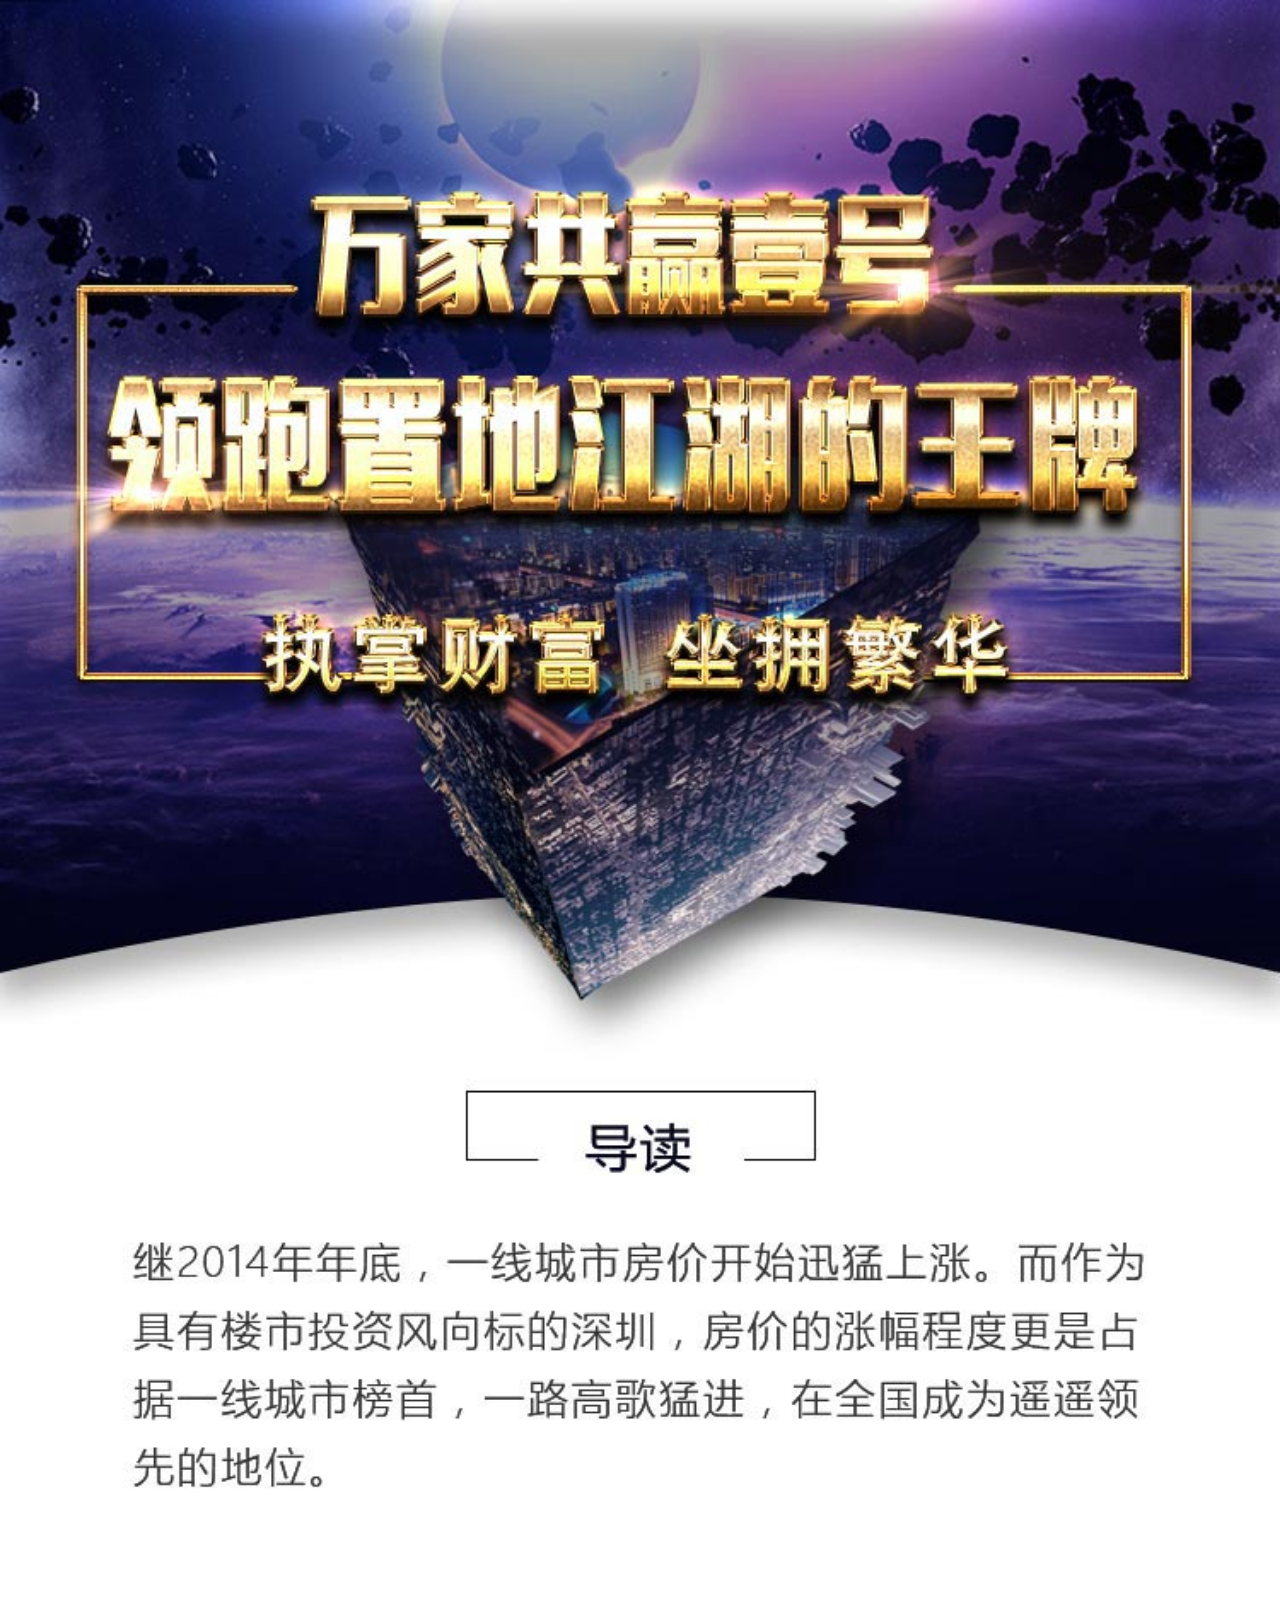
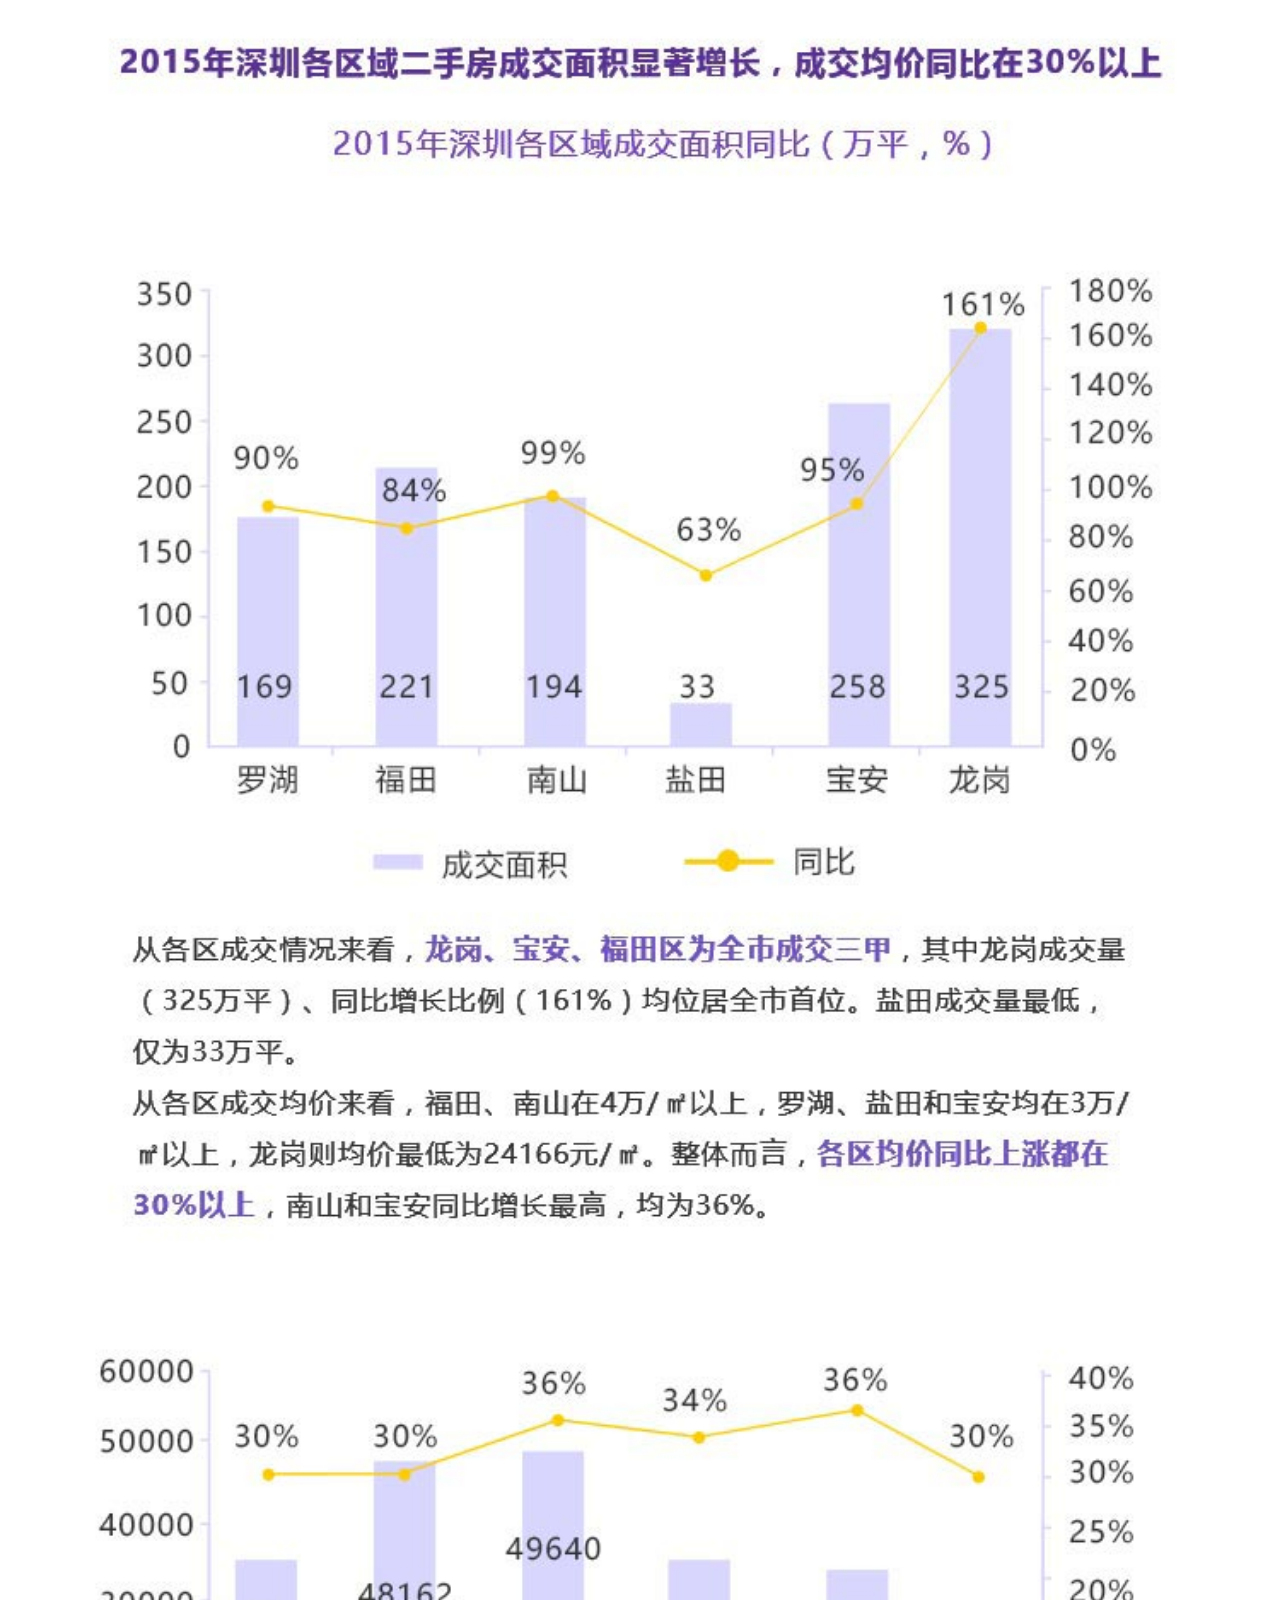
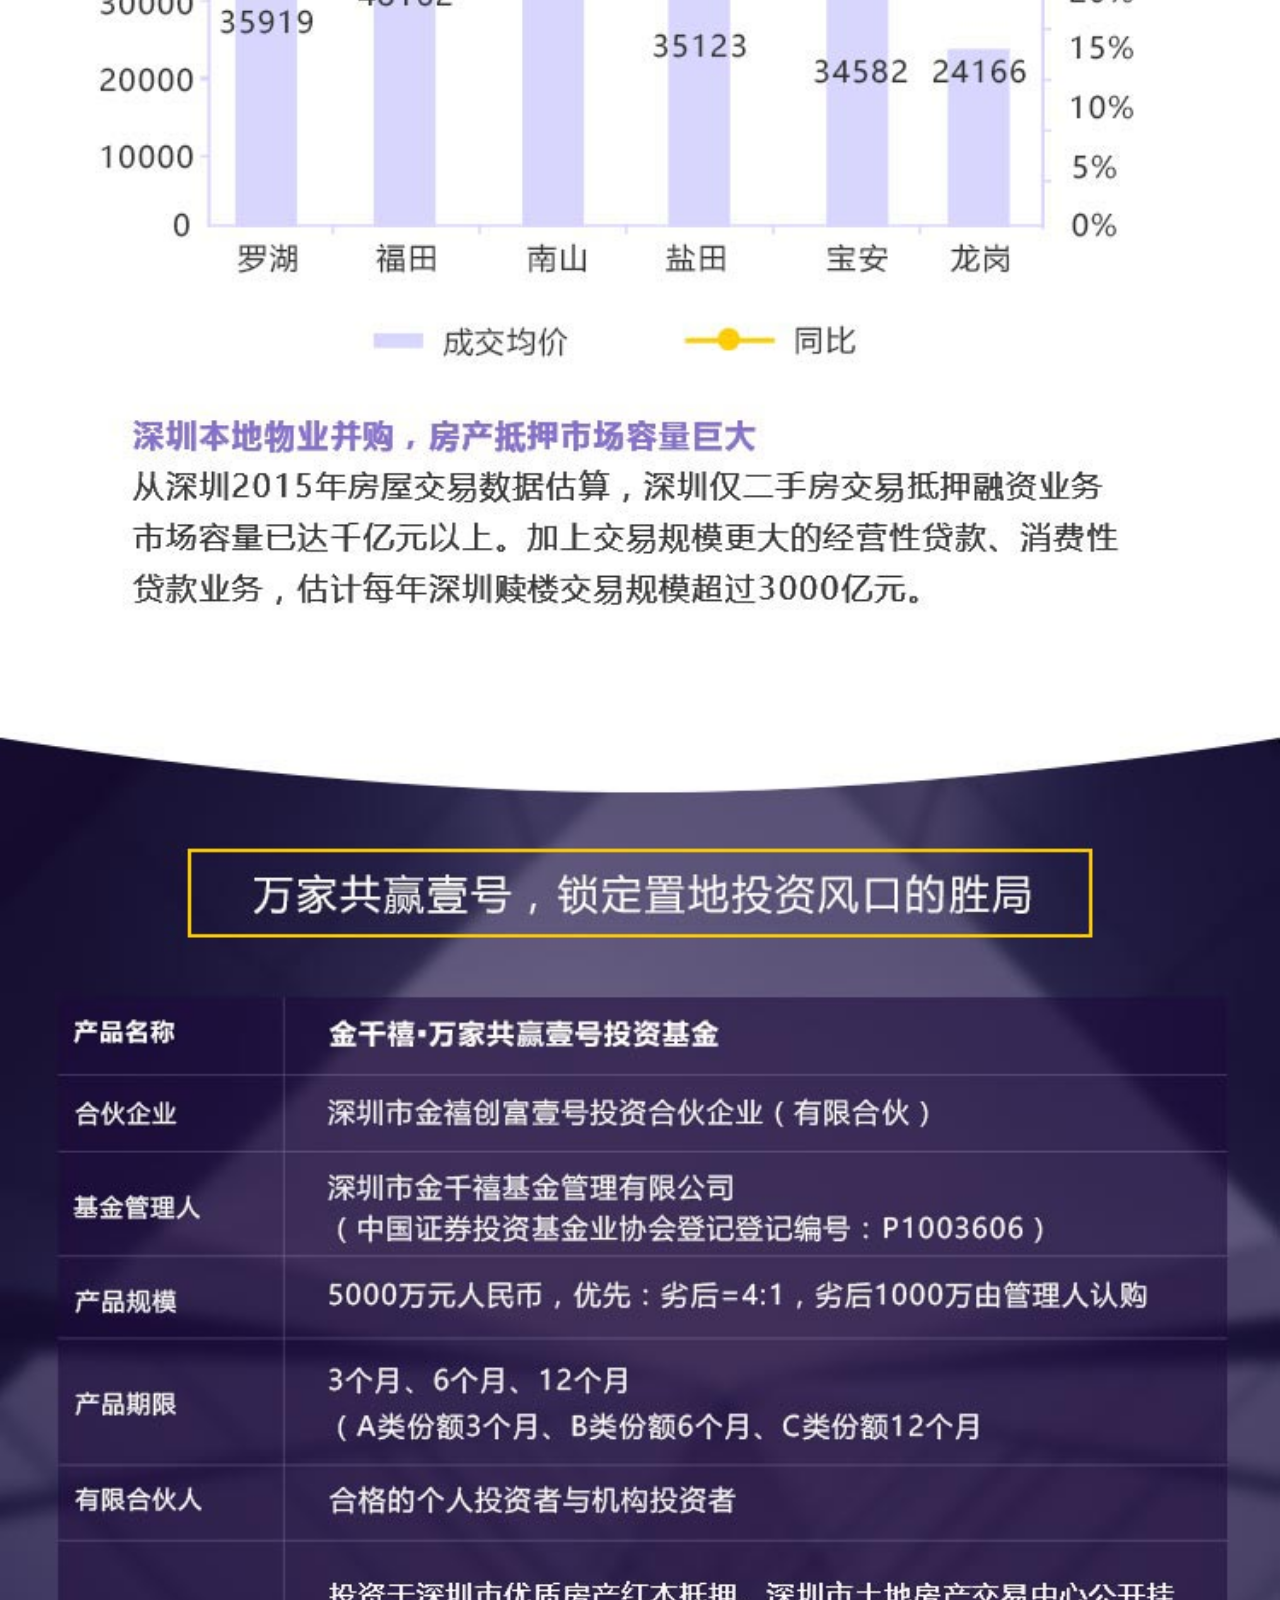
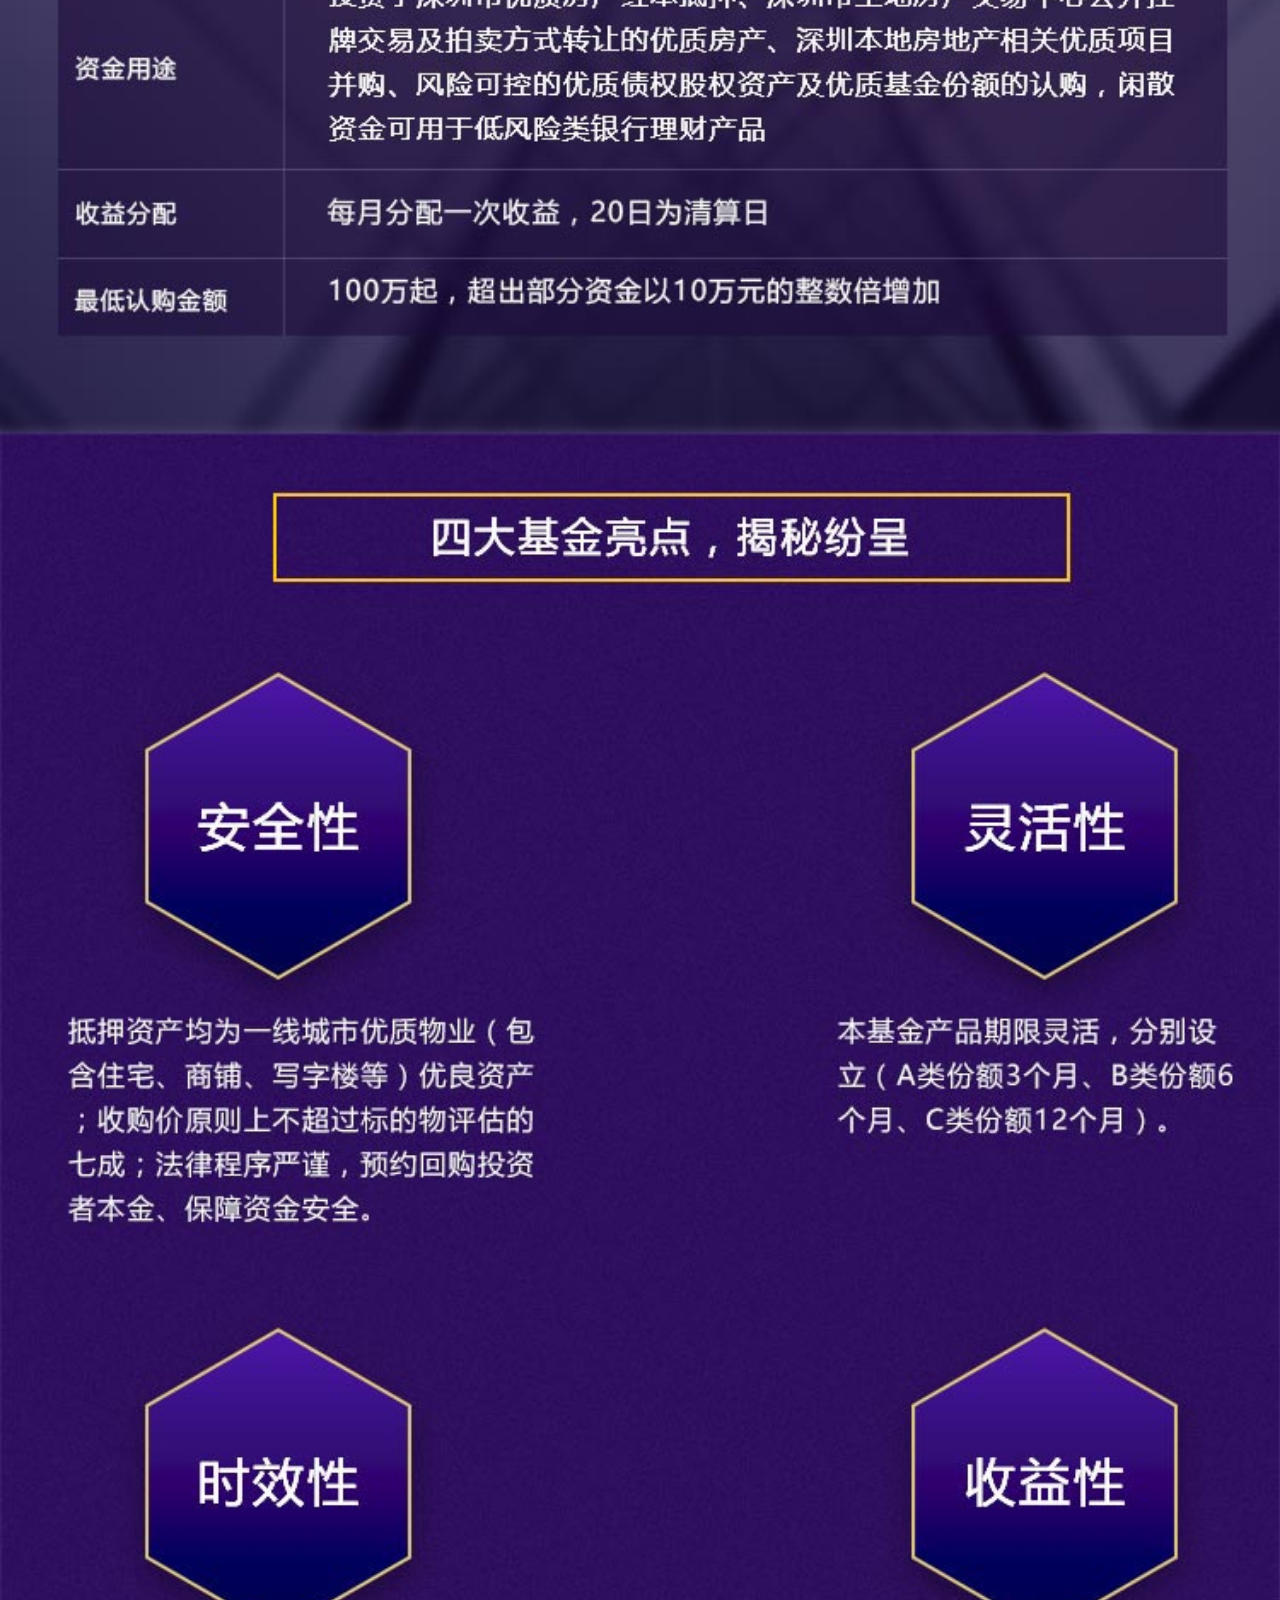
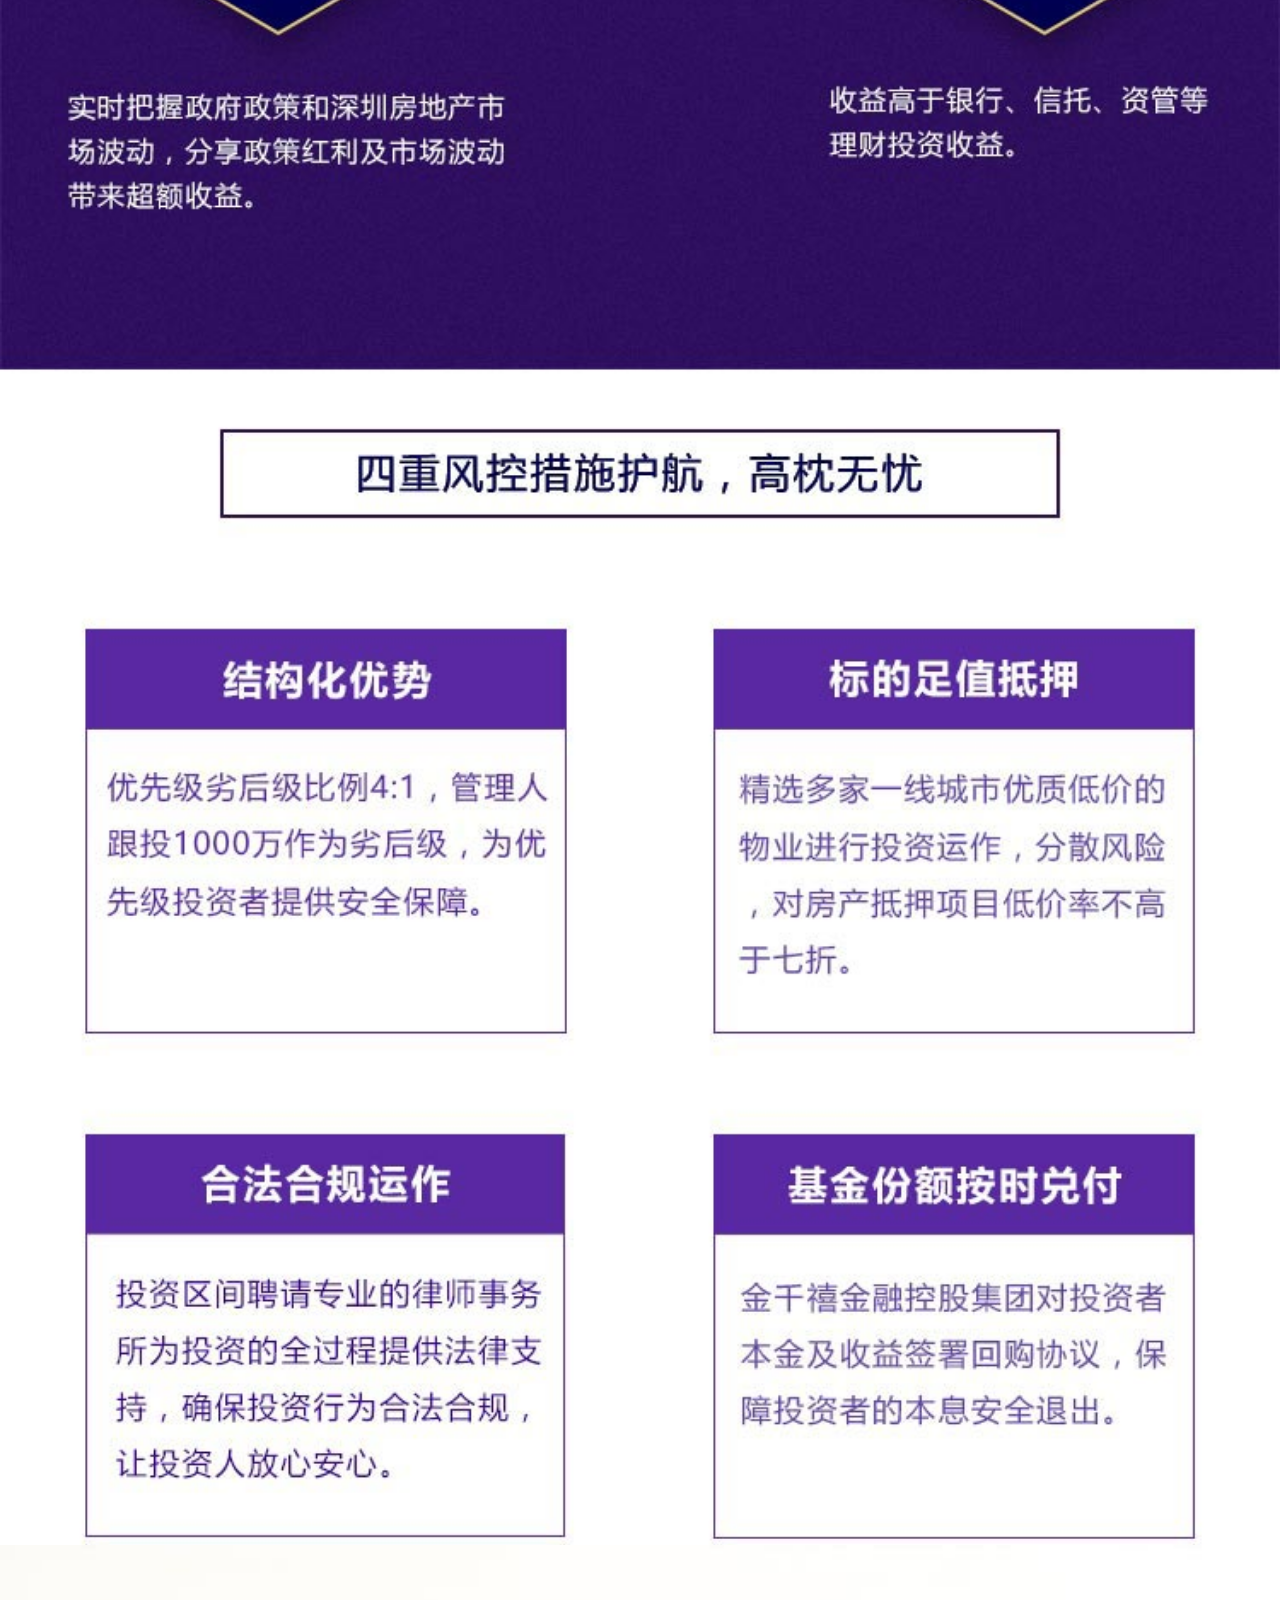
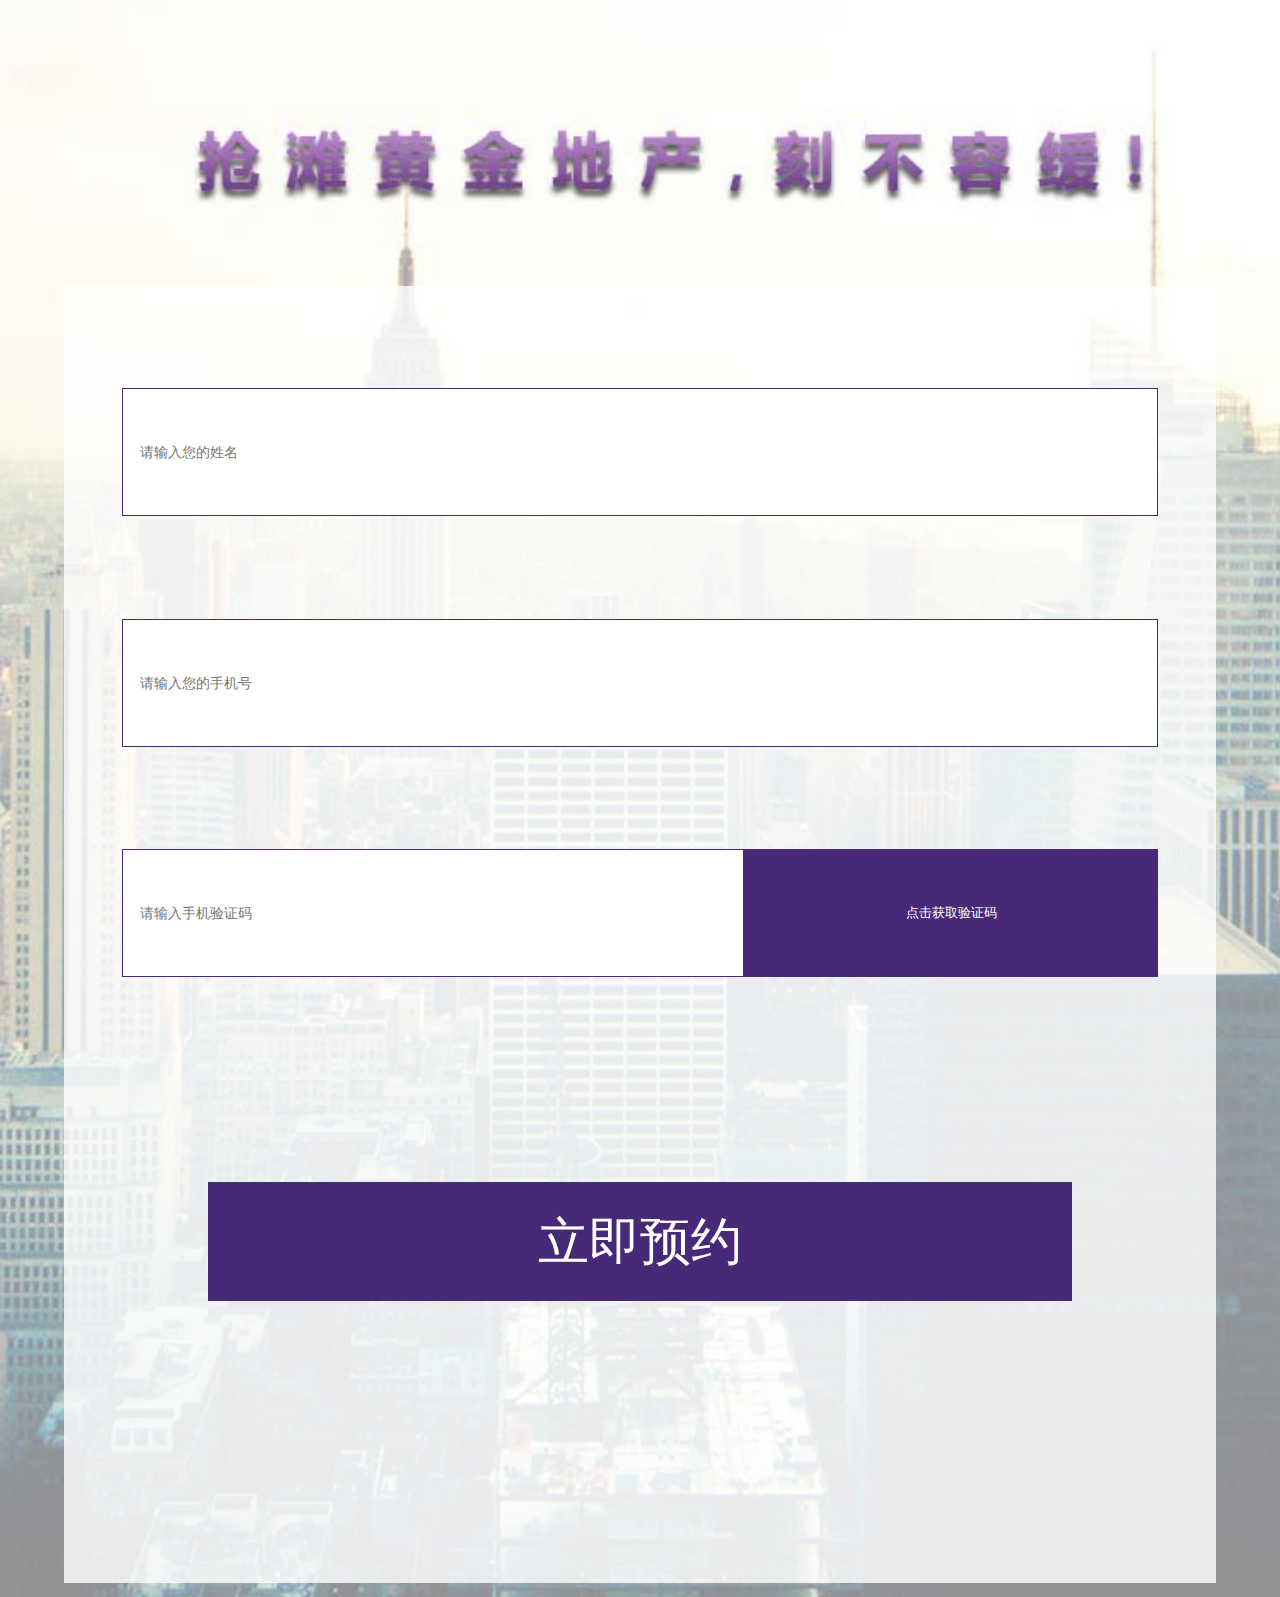
<file: cst_first_v2.0/wan_win_one.html>
<!doctype html>
<html lang="en">
<head>
<meta charset="utf-8">
<meta content="width=device-width,initial-scale=1.0,maximum-scale=2.0,user-scalable=yes" name="viewport">
<meta content="yes" name="apple-mobile-web-app-capable">
<meta content="black" name="apple-mobile-web-app-status-bar-style">
<meta content="telephone=no" name="format-detection">
<meta content="email=no" name="format-detection">
<title>万家共赢</title>
<link rel="stylesheet" href="css/base.css" />
<link rel="stylesheet" href="css/style.css" />
</head>
<body>
<div class="wan_bg_img"></div>
<div class="wan_bg_bottom">
	<form action="##" method="post" class="from1">
		<input class="info" type="text" placeholder="请输入您的姓名" required/>
		<input class="info" type="number" placeholder="请输入您的手机号" required/>
		<div class="code">
			<input class="tel_code" type="text" placeholder="请输入手机验证码" required/>
			<input class="tel_click" type="button" value="点击获取验证码" />
		</div>
		<input class="sbm" type="submit" value="立即预约"/>
	</form>
</div>
<script src="js/51size.js"></script>
</body>
</html>
</file>
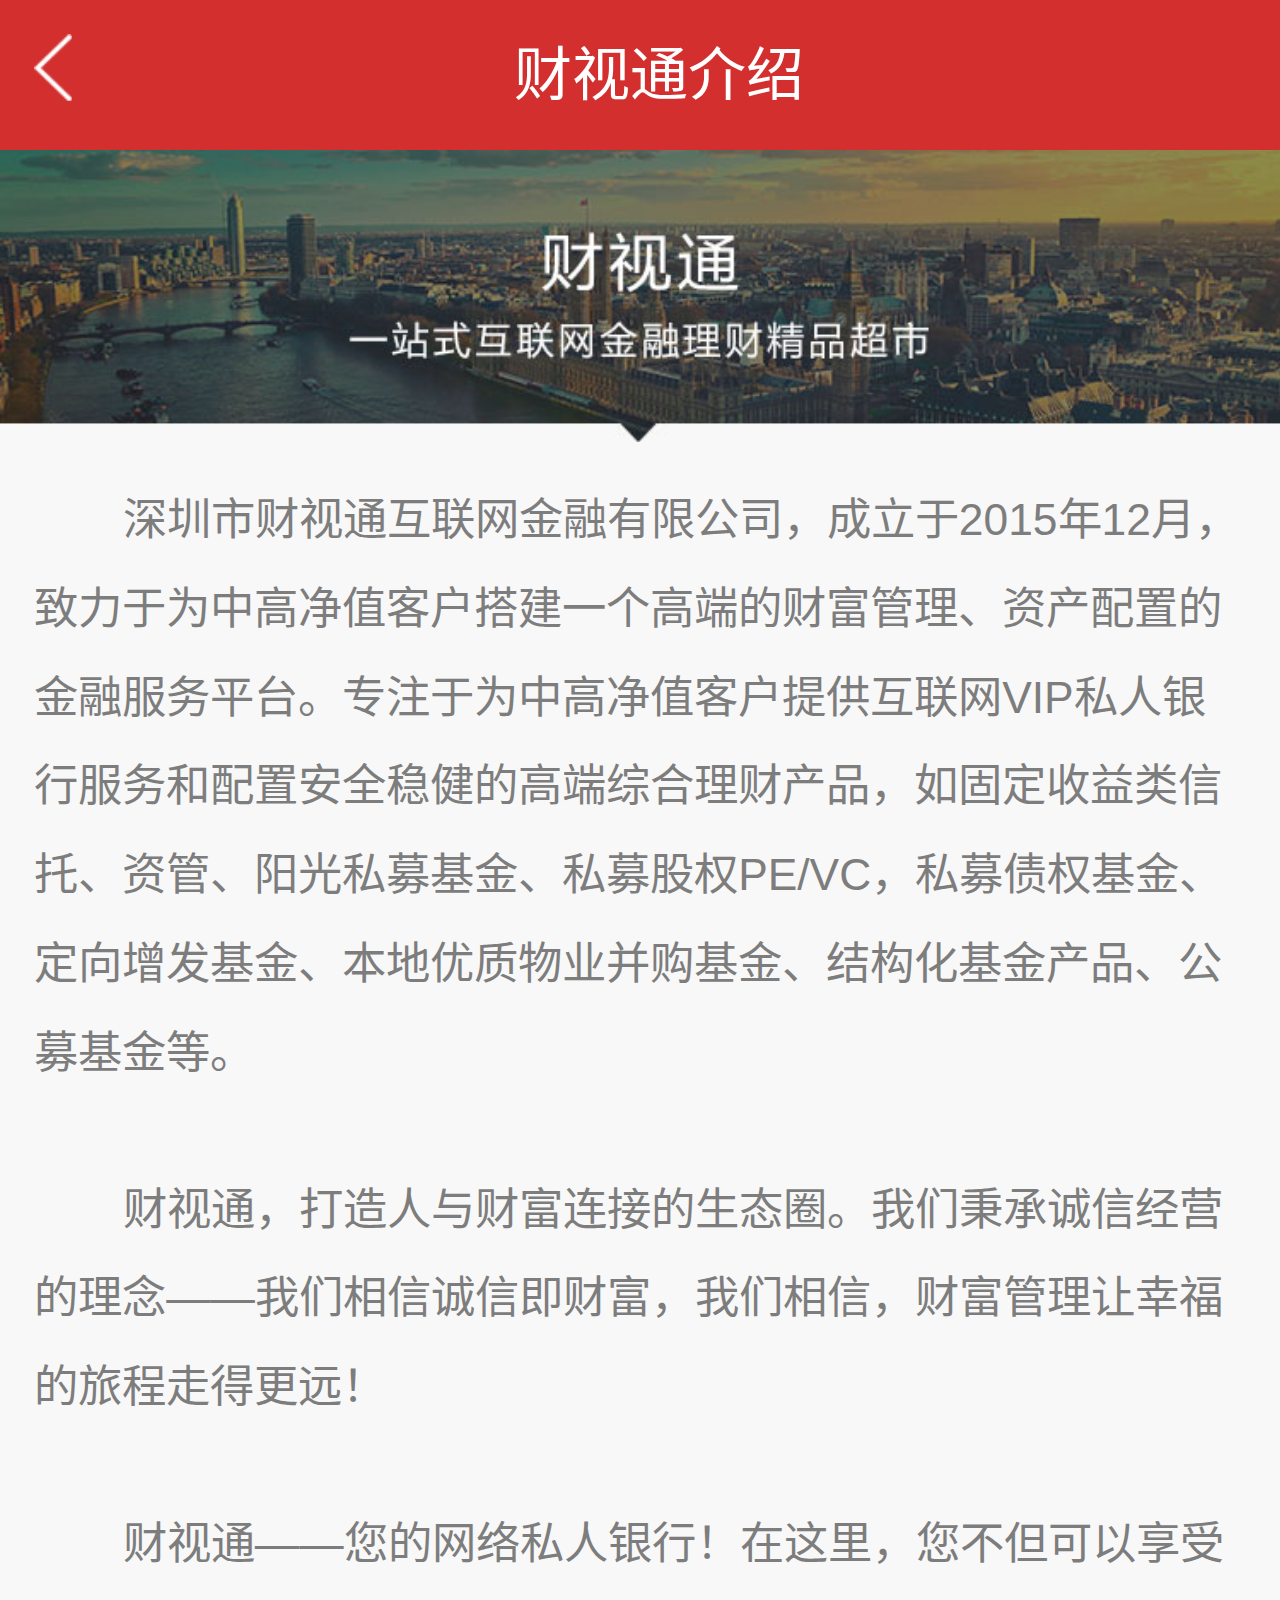
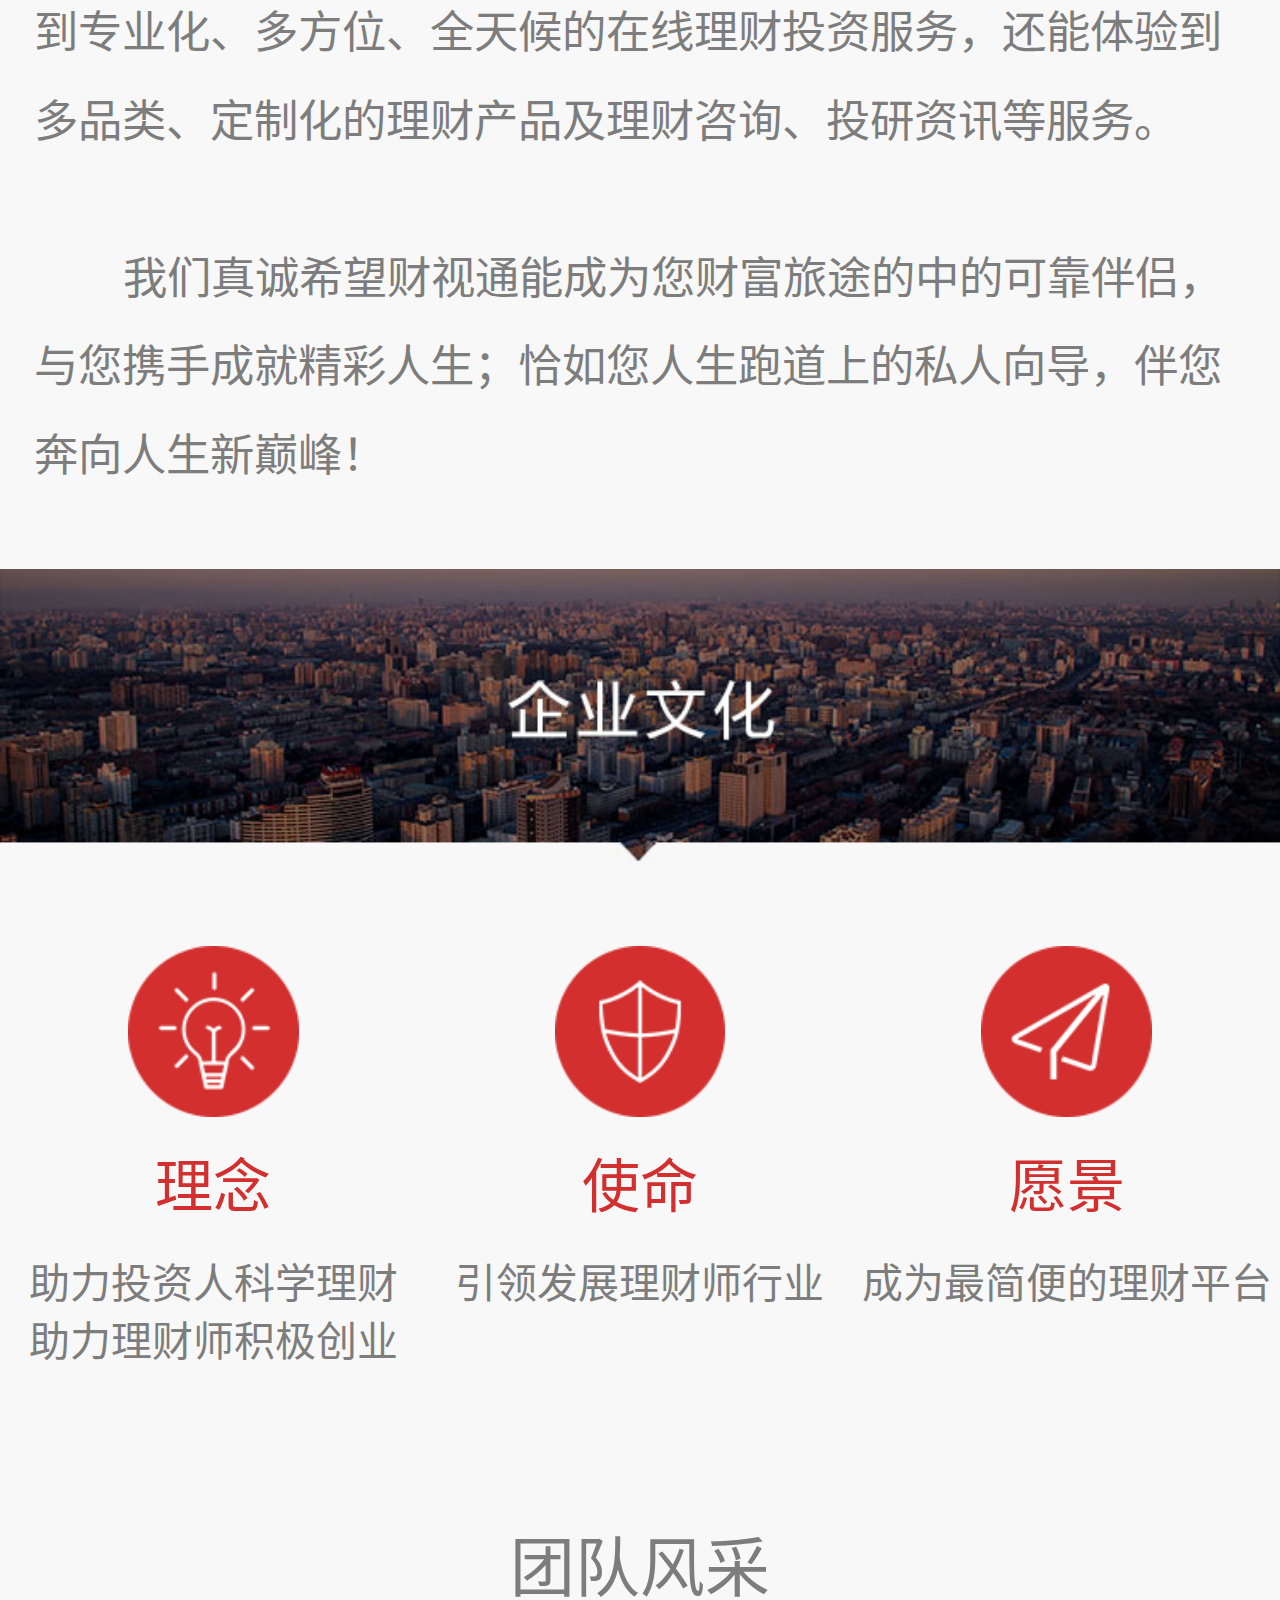
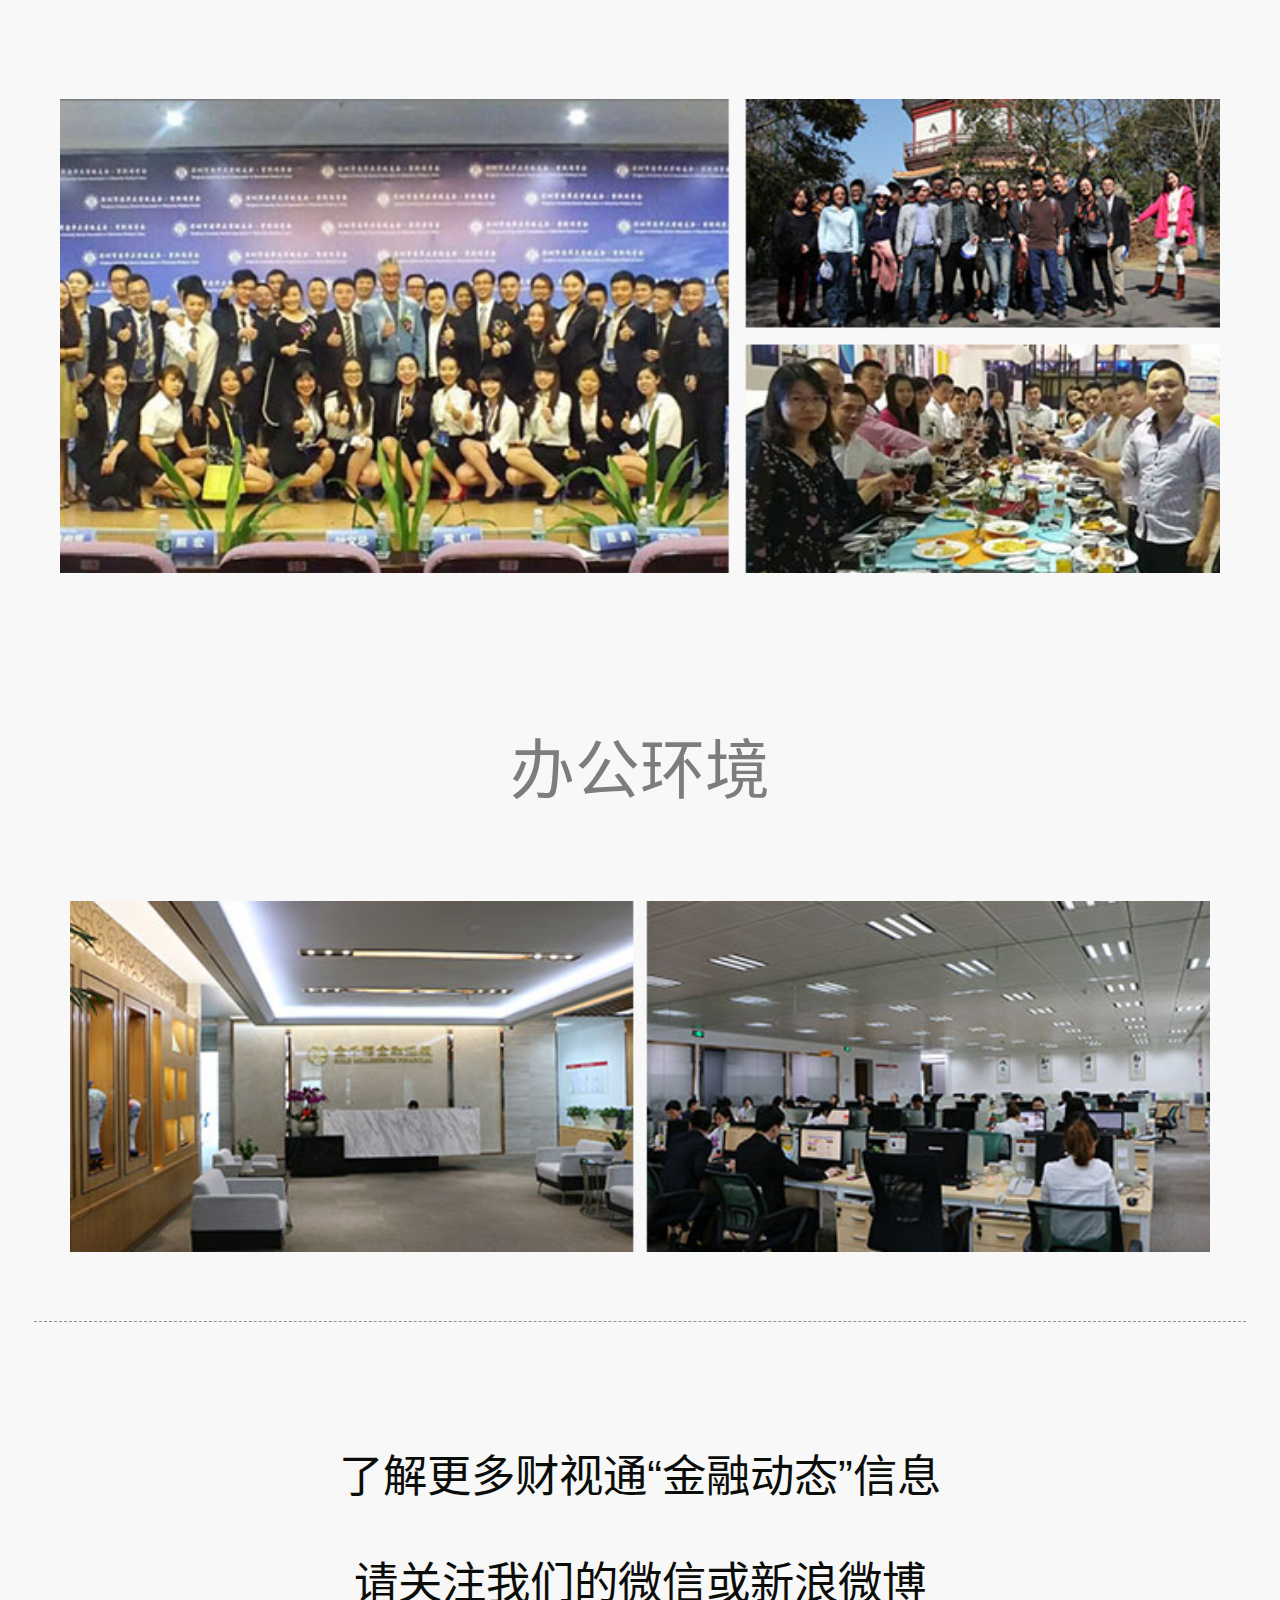
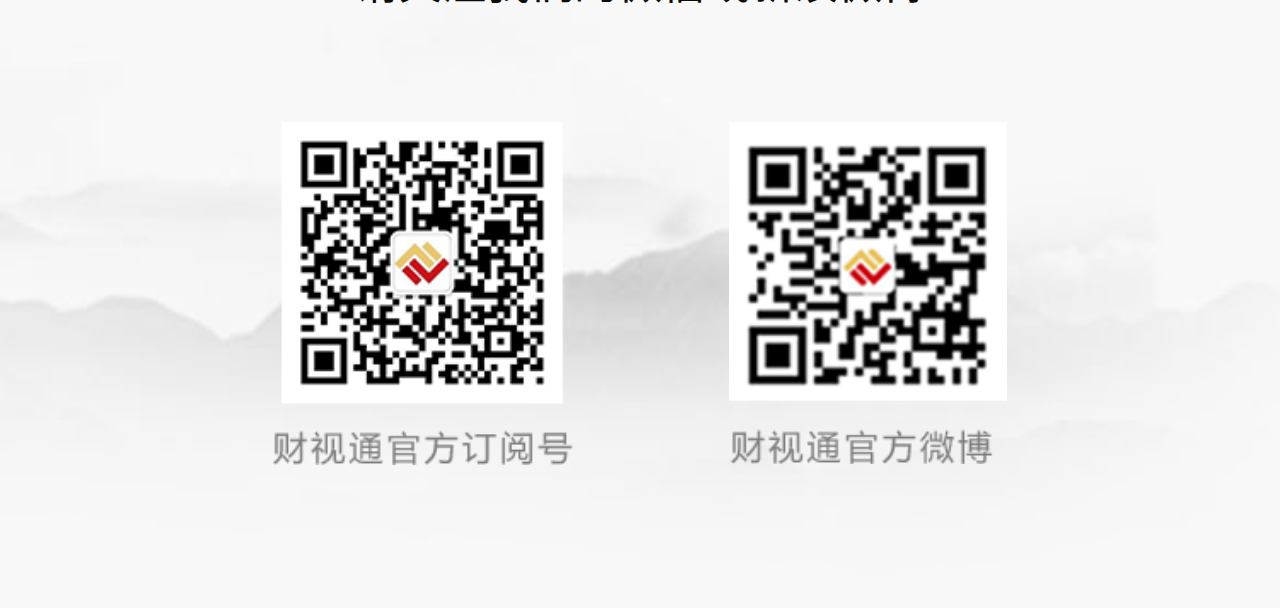
<file: cst_mobile_v2.0/about.html>
<!DOCTYPE html>
<html lang="zh-cn">
<head>
<meta charset="UTF-8">
<meta content="width=device-width,initial-scale=1.0,maximum-scale=1.0,user-scalable=no" name="viewport">
<meta content="yes" name="apple-mobile-web-app-capable">
<meta content="black" name="apple-mobile-web-app-status-bar-style">
<meta content="telephone=no" name="format-detection">
<meta content="email=no" name="format-detection">
<title>财视通-介绍</title>
<link rel="stylesheet" href="css/reset.css">
<link rel="stylesheet" href="css/validate.css" />
<link rel="stylesheet" href="css/style.css">
<script src="script/lib/51size.js"></script>
</head>
<body style="background-color:#f8f8f8;">
<nav class="register-nav">
	<a class="back" href="javascript:;"></a>
	<h2 class="tit">财视通介绍</h2>
</nav>
<div class="about-info">
	<div class="head"></div>
	<div class="info-content">
		<p>深圳市财视通互联网金融有限公司，成立于2015年12月，致力于为中高净值客户搭建一个高端的财富管理、资产配置的金融服务平台。专注于为中高净值客户提供互联网VIP私人银行服务和配置安全稳健的高端综合理财产品，如固定收益类信托、资管、阳光私募基金、私募股权PE/VC，私募债权基金、定向增发基金、本地优质物业并购基金、结构化基金产品、公募基金等。</p>
		<p>财视通，打造人与财富连接的生态圈。我们秉承诚信经营的理念——我们相信诚信即财富，我们相信，财富管理让幸福的旅程走得更远！</p>
		<p>财视通——您的网络私人银行！在这里，您不但可以享受到专业化、多方位、全天候的在线理财投资服务，还能体验到多品类、定制化的理财产品及理财咨询、投研资讯等服务。</p>
		<p>我们真诚希望财视通能成为您财富旅途的中的可靠伴侣，与您携手成就精彩人生；恰如您人生跑道上的私人向导，伴您奔向人生新巅峰！</p>
	</div>
</div><!--E_介绍-->
<div class="about-cul">
	<div class="head"></div>
	<div class="cul-pic clearfix">
		<div class="wrap">
			<img src="images/about-cul-1.png" />
			<h2>理念</h2>
			<p>助力投资人科学理财<br />助力理财师积极创业</p>
		</div>
		<div class="wrap">
			<img src="images/about-cul-2.png" />
			<h2>使命</h2>
			<p>引领发展理财师行业</p>
		</div>
		<div class="wrap">
			<img src="images/about-cul-3.png" />
			<h2>愿景</h2>
			<p>成为最简便的理财平台</p>
		</div>
	</div>
</div><!--E_文化-->
<div class="about-teams">
	<h2 class="tit">团队风采</h2>
	<img class="pic1" src="images/about-teams.jpg" />
</div>
<div class="about-teams">
	<h2 class="tit">办公环境</h2>
	<img class="pic2" src="images/about-offic.jpg" />
</div>
<footer class="about-footer">
	<div class="foot-in">
		<p>了解更多财视通“金融动态”信息</p>
		<p>请关注我们的微信或新浪微博</p>
		<div class="code clearfix">
			<img class="code1" src="images/about-footer-code1.png" />
			<img class="code2" src="images/about-footer-code2.png" />
		</div>
	</div>
</footer>
</body>
</html>
</file>
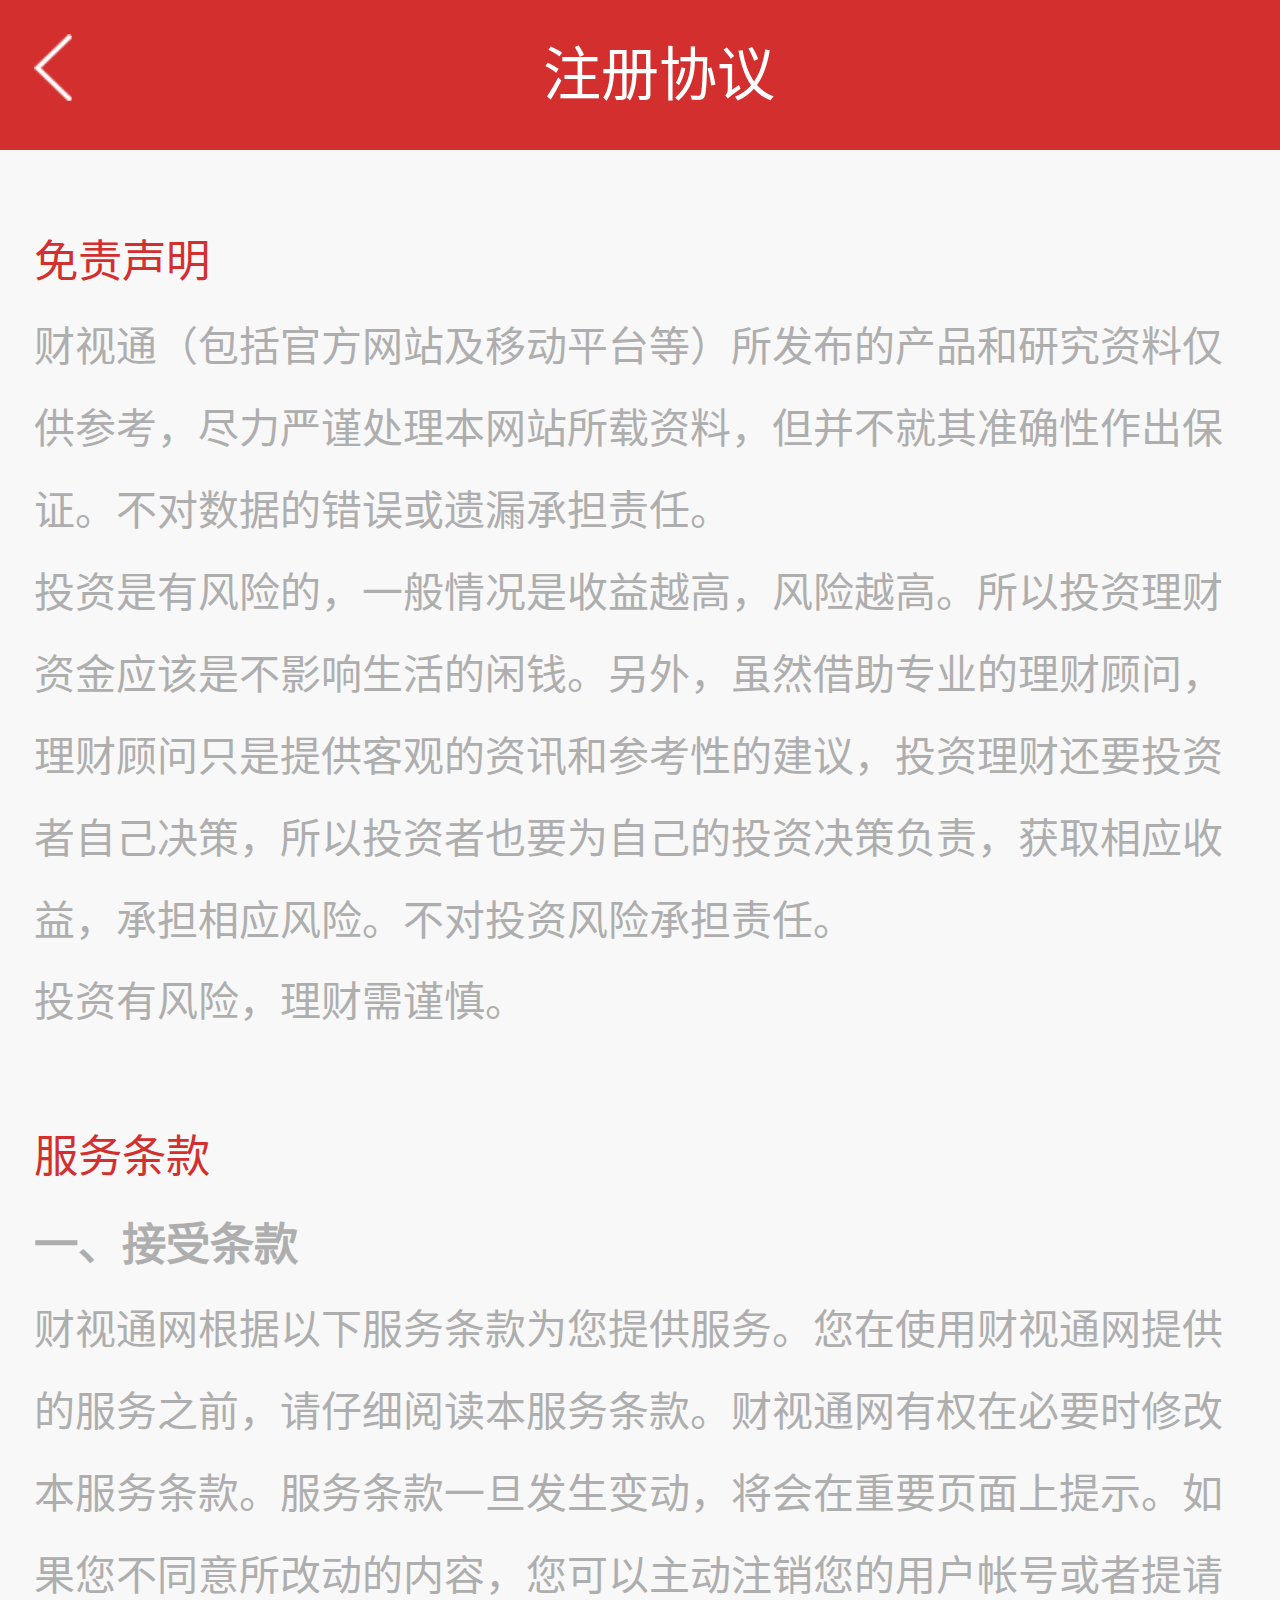
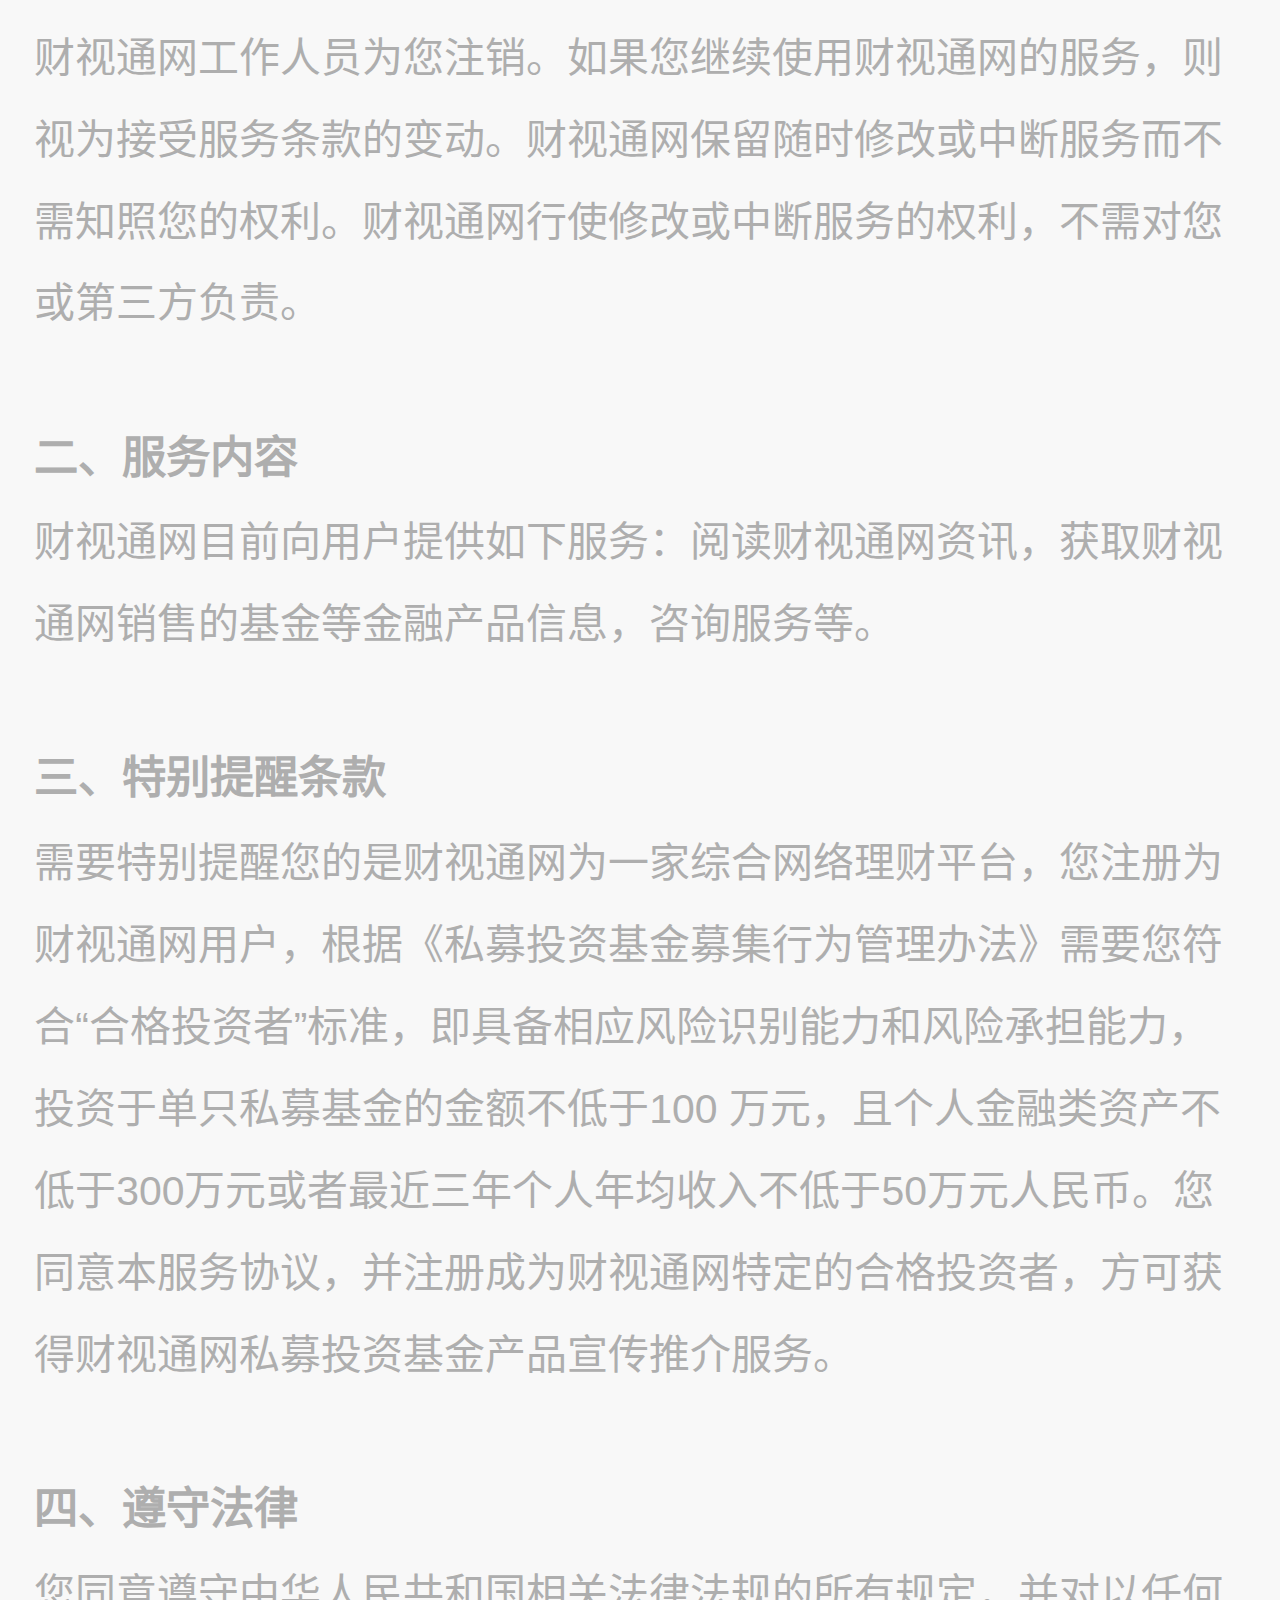
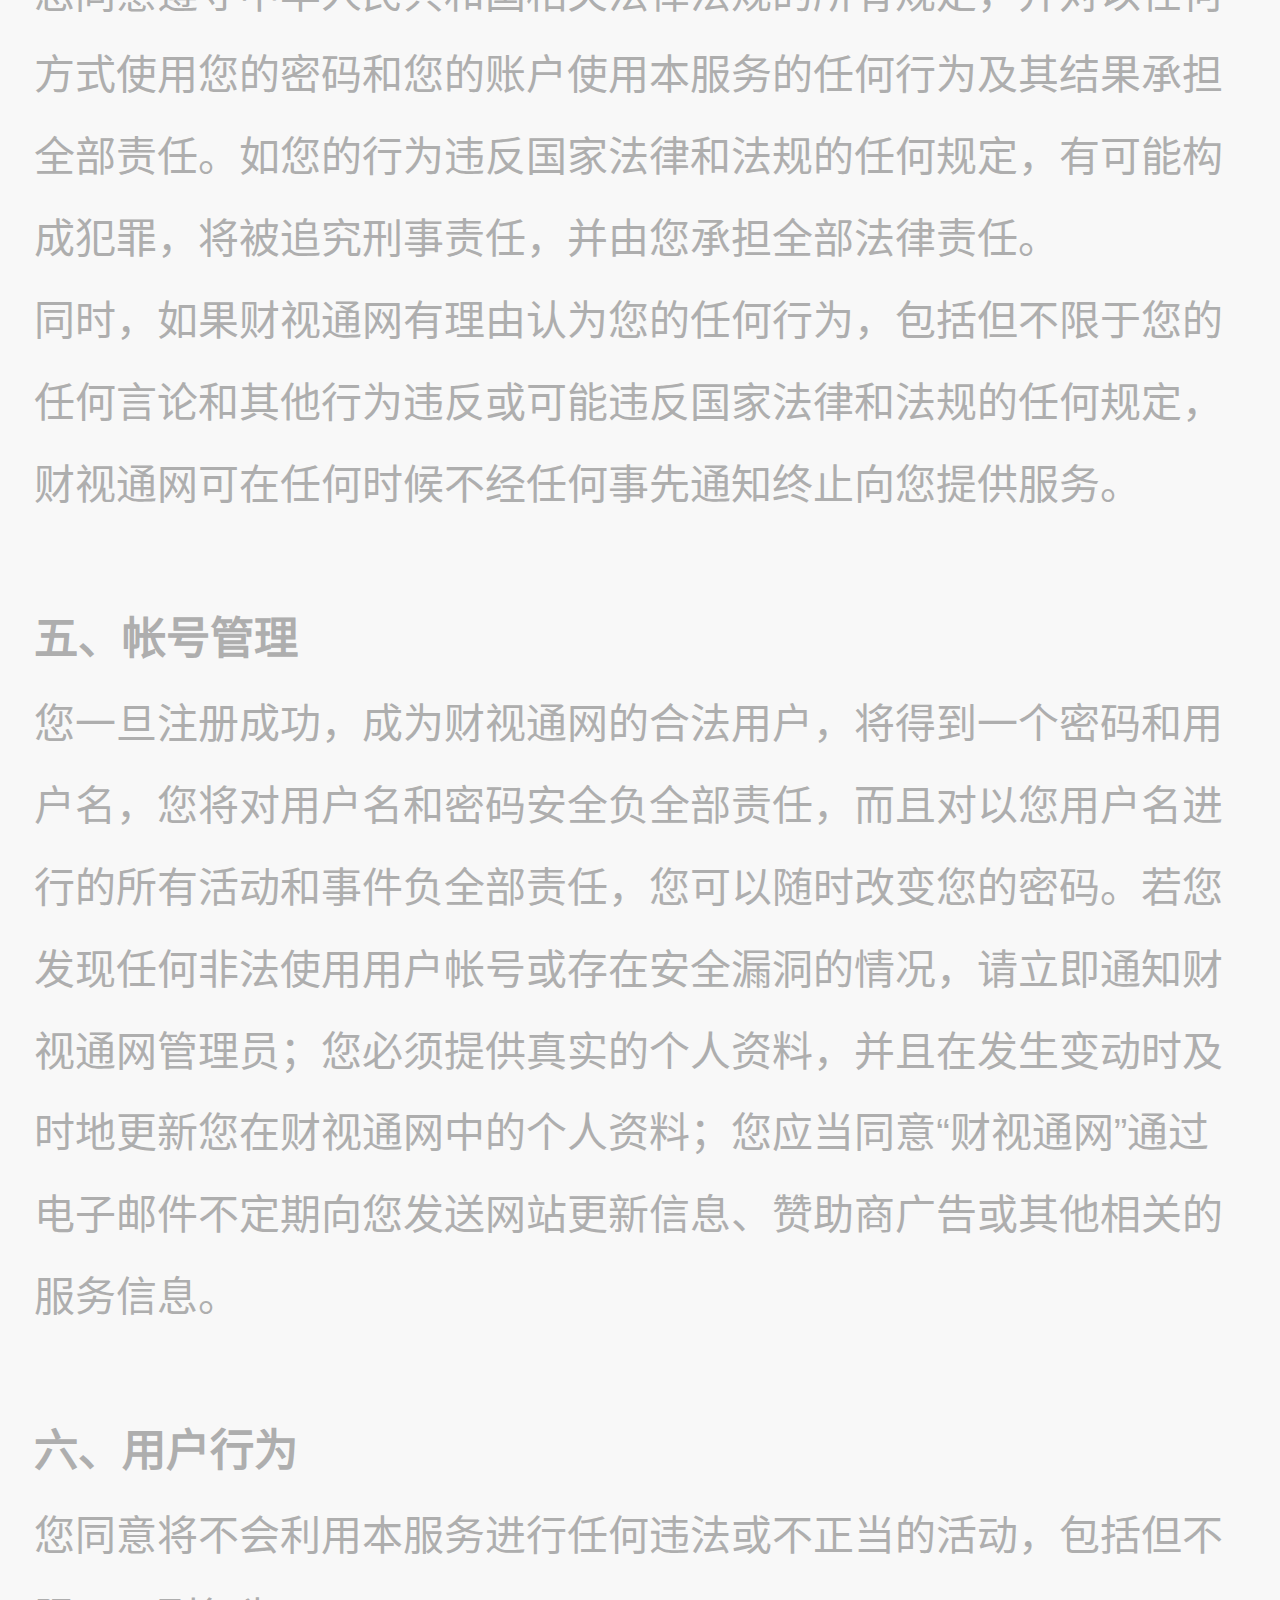
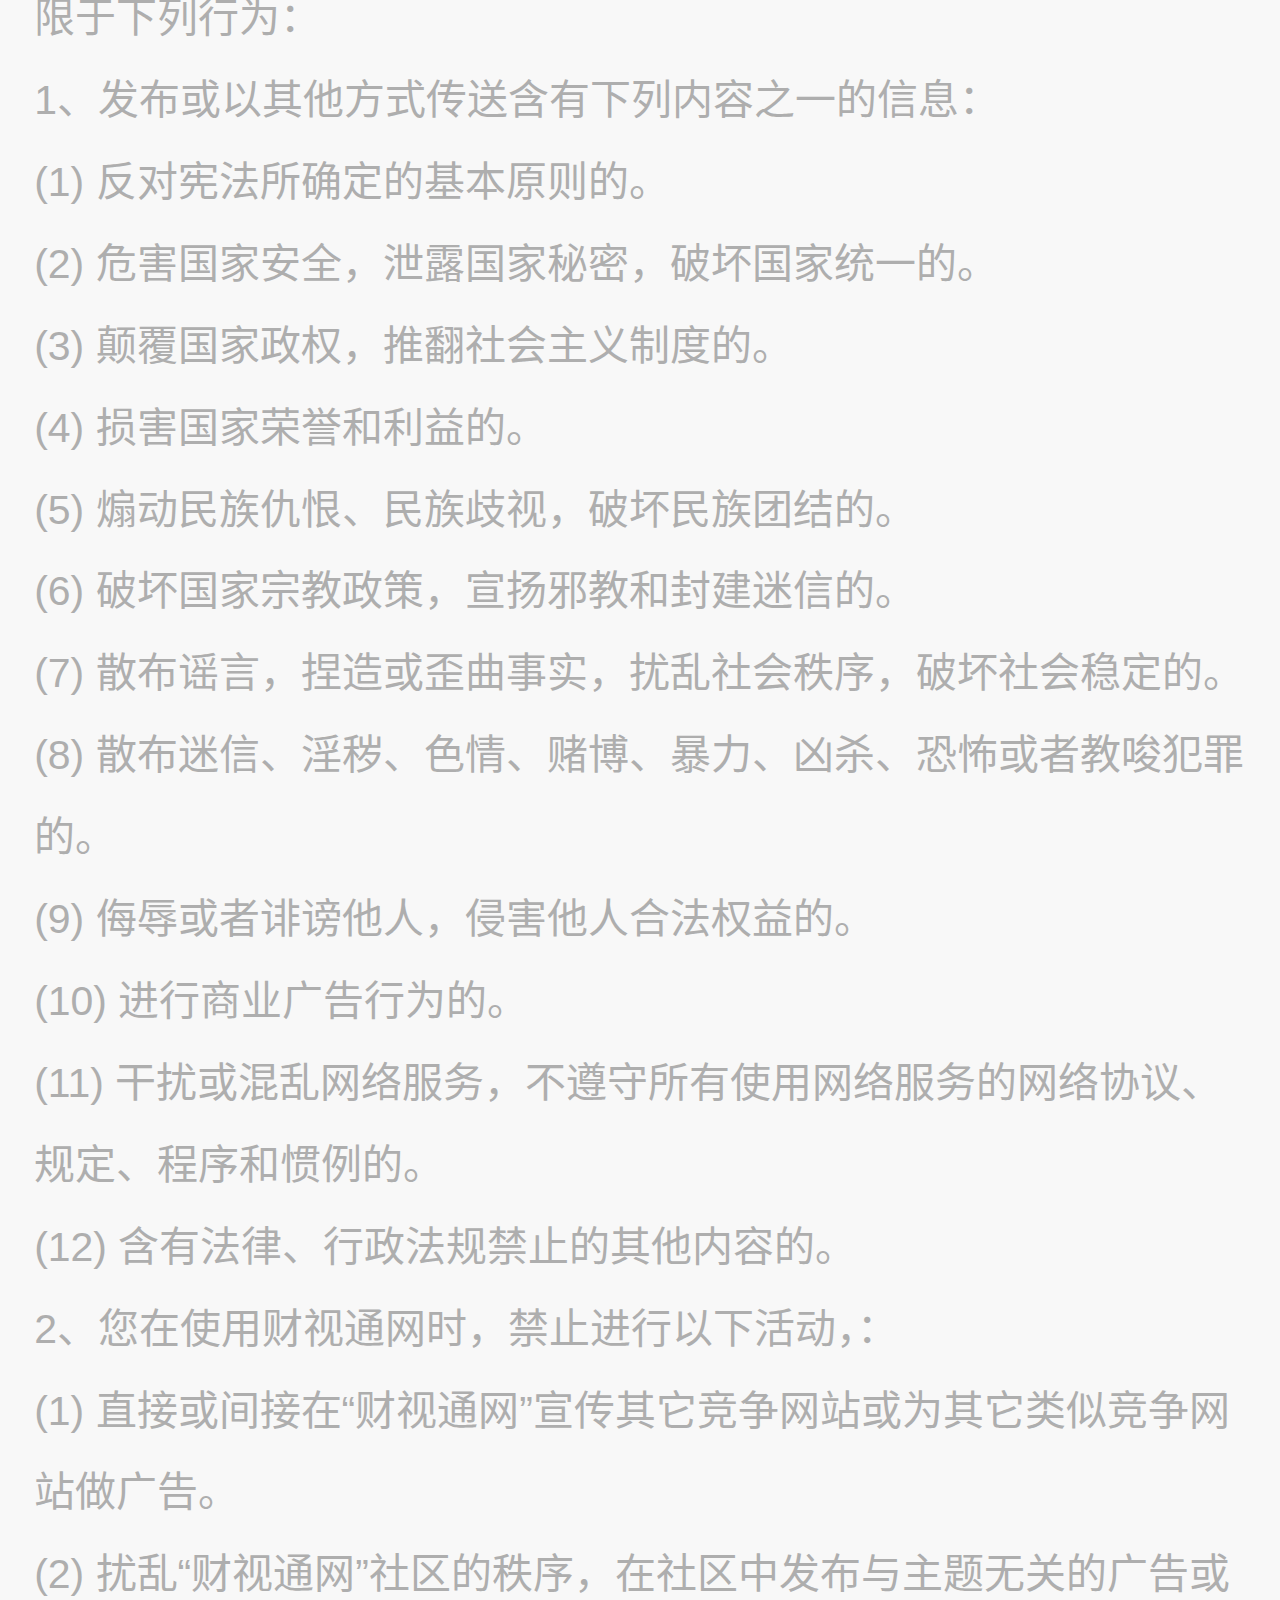
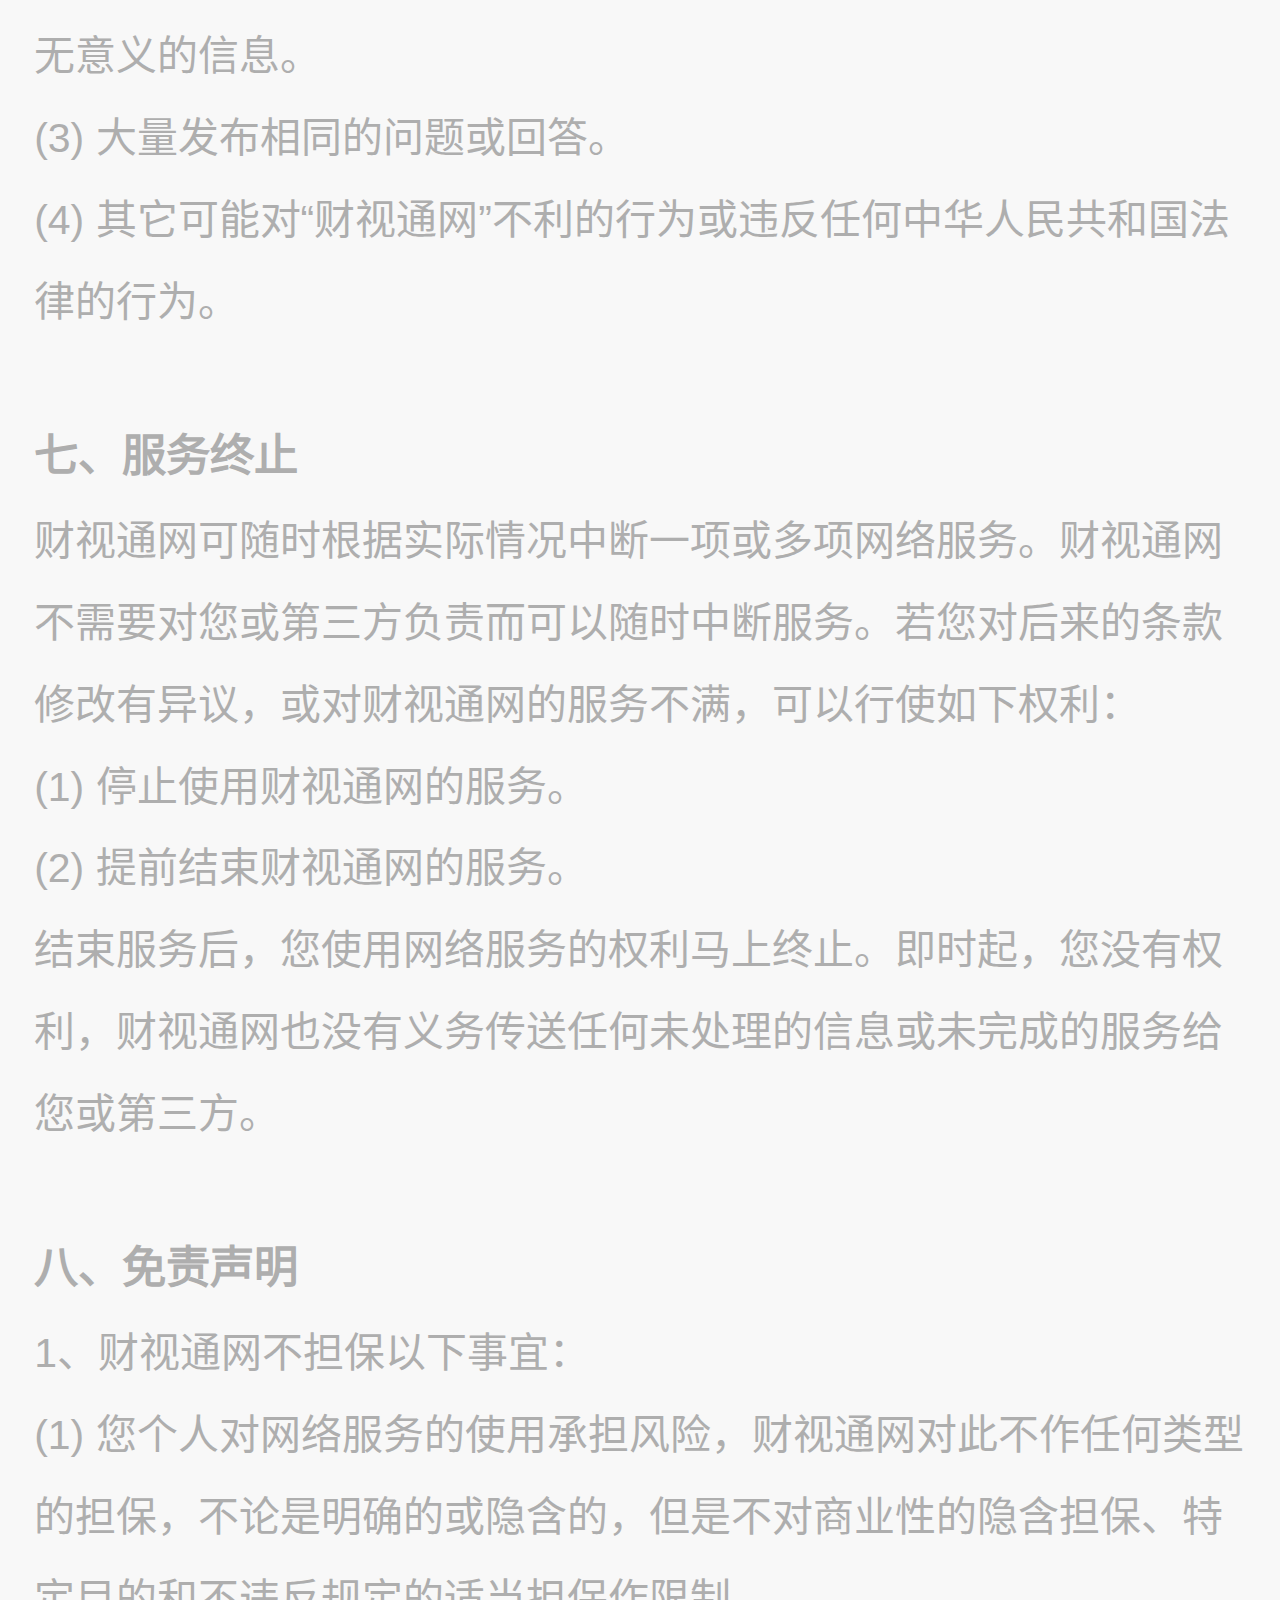
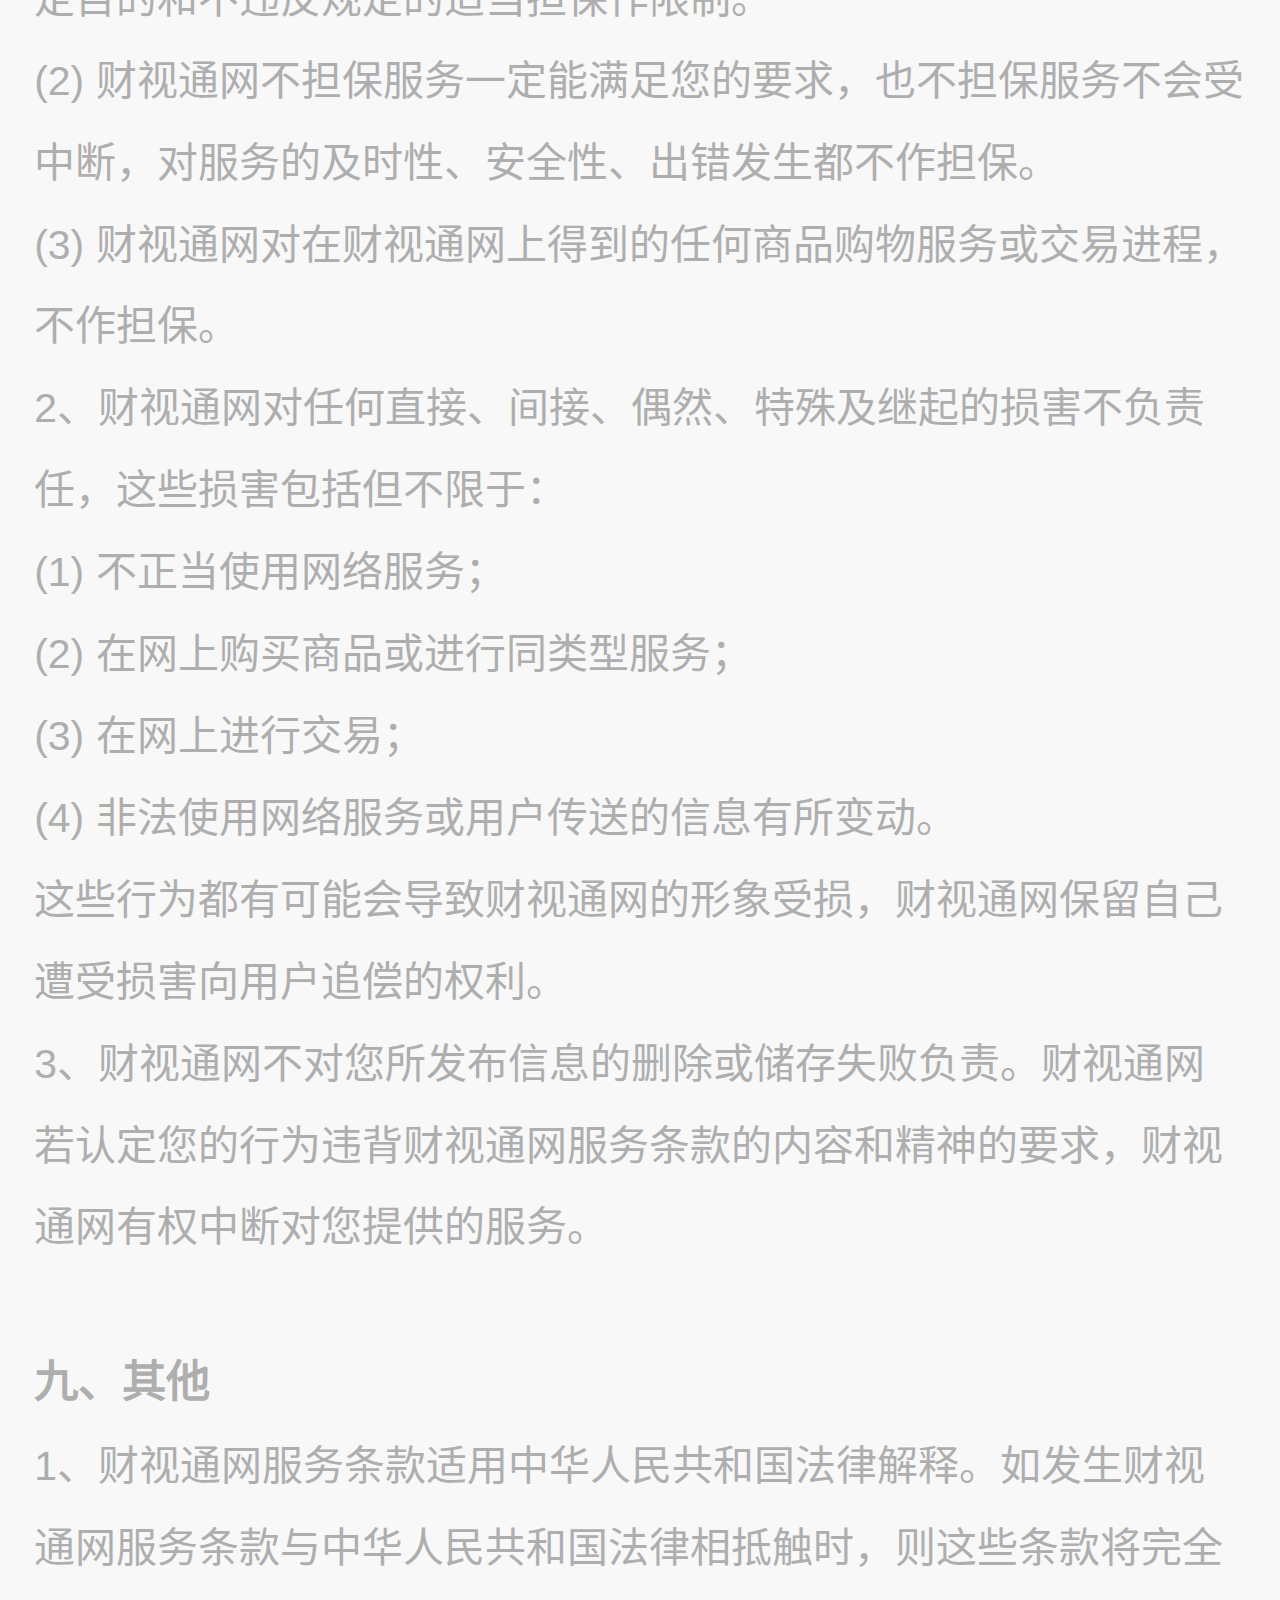
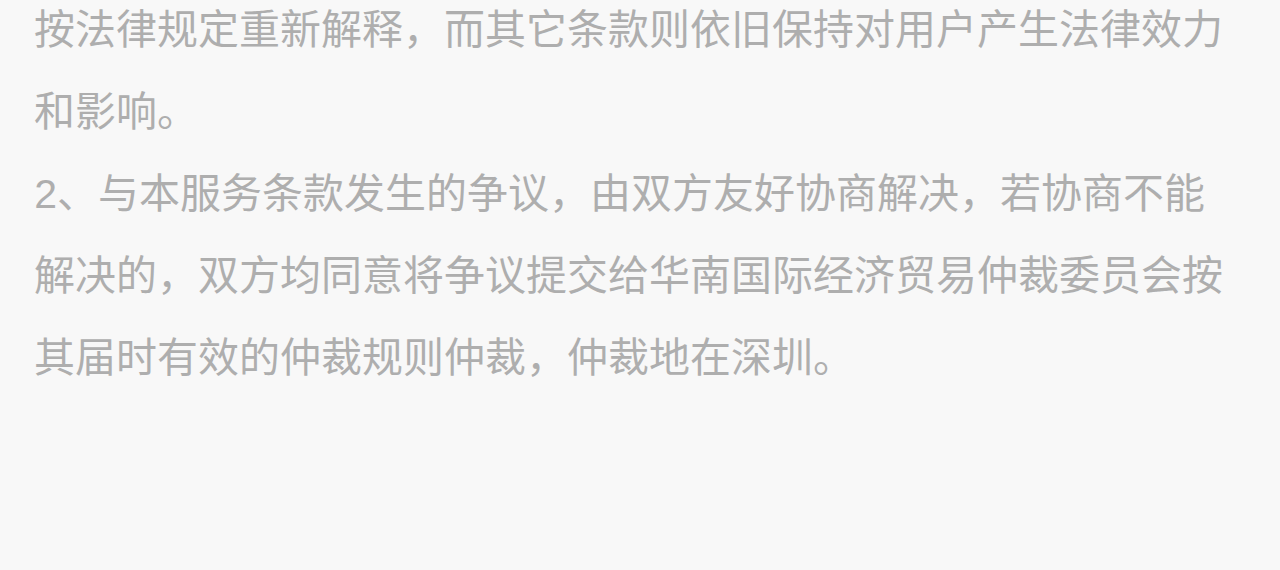
<file: cst_mobile_v2.0/agreement.html>
<!DOCTYPE html>
<html lang="zh-cn">
<head>
<meta charset="UTF-8">
<meta content="width=device-width,initial-scale=1.0,maximum-scale=1.0,user-scalable=no" name="viewport">
<meta content="yes" name="apple-mobile-web-app-capable">
<meta content="black" name="apple-mobile-web-app-status-bar-style">
<meta content="telephone=no" name="format-detection">
<meta content="email=no" name="format-detection">
<title>财视通-开启财富思想觉醒之路！</title>
<link rel="stylesheet" href="css/reset.css">
<link rel="stylesheet" href="css/validate.css" />
<link rel="stylesheet" href="css/style.css">
<script src="script/lib/51size.js"></script>
</head>
<body style="background:#f8f8f8;">
<nav class="register-nav">
	<a class="back" href="javascript:;"></a>
	<h2 class="tit">注册协议</h2>
</nav>
<div class="agreement-in">
	<h2 class="head">免责声明</h2>
	<p class="content">财视通（包括官方网站及移动平台等）所发布的产品和研究资料仅供参考，尽力严谨处理本网站所载资料，但并不就其准确性作出保证。不对数据的错误或遗漏承担责任。</p>
	<p class="content">投资是有风险的，一般情况是收益越高，风险越高。所以投资理财资金应该是不影响生活的闲钱。另外，虽然借助专业的理财顾问，理财顾问只是提供客观的资讯和参考性的建议，投资理财还要投资者自己决策，所以投资者也要为自己的投资决策负责，获取相应收益，承担相应风险。不对投资风险承担责任。</p>
	<p class="content">投资有风险，理财需谨慎。</p>
	<h2 class="head">服务条款</h2>
	<h3 class="tit" style="margin:0;">一、接受条款</h3>
	<p class="content">财视通网根据以下服务条款为您提供服务。您在使用财视通网提供的服务之前，请仔细阅读本服务条款。财视通网有权在必要时修改本服务条款。服务条款一旦发生变动，将会在重要页面上提示。如果您不同意所改动的内容，您可以主动注销您的用户帐号或者提请财视通网工作人员为您注销。如果您继续使用财视通网的服务，则视为接受服务条款的变动。财视通网保留随时修改或中断服务而不需知照您的权利。财视通网行使修改或中断服务的权利，不需对您或第三方负责。</p>
	<h3 class="tit">二、服务内容</h3>
	<p class="content">财视通网目前向用户提供如下服务：阅读财视通网资讯，获取财视通网销售的基金等金融产品信息，咨询服务等。</p>
	<h3 class="tit">三、特别提醒条款</h3>
	<p class="content">需要特别提醒您的是财视通网为一家综合网络理财平台，您注册为财视通网用户，根据《私募投资基金募集行为管理办法》需要您符合“合格投资者”标准，即具备相应风险识别能力和风险承担能力，投资于单只私募基金的金额不低于100 万元，且个人金融类资产不低于300万元或者最近三年个人年均收入不低于50万元人民币。您同意本服务协议，并注册成为财视通网特定的合格投资者，方可获得财视通网私募投资基金产品宣传推介服务。</p>
	<h3 class="tit">四、遵守法律</h3>
	<p class="content">您同意遵守中华人民共和国相关法律法规的所有规定，并对以任何方式使用您的密码和您的账户使用本服务的任何行为及其结果承担全部责任。如您的行为违反国家法律和法规的任何规定，有可能构成犯罪，将被追究刑事责任，并由您承担全部法律责任。</p>
	<p class="content">同时，如果财视通网有理由认为您的任何行为，包括但不限于您的任何言论和其他行为违反或可能违反国家法律和法规的任何规定，财视通网可在任何时候不经任何事先通知终止向您提供服务。</p>
	<h3 class="tit"">五、帐号管理</h3>
	<p class="content">您一旦注册成功，成为财视通网的合法用户，将得到一个密码和用户名，您将对用户名和密码安全负全部责任，而且对以您用户名进行的所有活动和事件负全部责任，您可以随时改变您的密码。若您发现任何非法使用用户帐号或存在安全漏洞的情况，请立即通知财视通网管理员；您必须提供真实的个人资料，并且在发生变动时及时地更新您在财视通网中的个人资料；您应当同意“财视通网”通过电子邮件不定期向您发送网站更新信息、赞助商广告或其他相关的服务信息。</p>
	<h3 class="tit"">六、用户行为</h3>
	<p class="content">您同意将不会利用本服务进行任何违法或不正当的活动，包括但不限于下列行为：</p>
	<p class="content">1、发布或以其他方式传送含有下列内容之一的信息：</p>
	<p class="content">(1) 反对宪法所确定的基本原则的。</p>
	<p class="content">(2) 危害国家安全，泄露国家秘密，破坏国家统一的。</p>
	<p class="content">(3) 颠覆国家政权，推翻社会主义制度的。</p>
	<p class="content">(4) 损害国家荣誉和利益的。</p>
	<p class="content">(5) 煽动民族仇恨、民族歧视，破坏民族团结的。</p>
	<p class="content">(6) 破坏国家宗教政策，宣扬邪教和封建迷信的。</p>
	<p class="content">(7) 散布谣言，捏造或歪曲事实，扰乱社会秩序，破坏社会稳定的。</p>
	<p class="content">(8) 散布迷信、淫秽、色情、赌博、暴力、凶杀、恐怖或者教唆犯罪的。</p>
	<p class="content">(9) 侮辱或者诽谤他人，侵害他人合法权益的。</p>
	<p class="content">(10) 进行商业广告行为的。</p>
	<p class="content">(11) 干扰或混乱网络服务，不遵守所有使用网络服务的网络协议、规定、程序和惯例的。</p>
	<p class="content">(12) 含有法律、行政法规禁止的其他内容的。</p>
	<p class="content">2、您在使用财视通网时，禁止进行以下活动，：</p>
	<p class="content">(1) 直接或间接在“财视通网”宣传其它竞争网站或为其它类似竞争网站做广告。</p>
	<p class="content">(2) 扰乱“财视通网”社区的秩序，在社区中发布与主题无关的广告或无意义的信息。</p>
	<p class="content">(3) 大量发布相同的问题或回答。</p>
	<p class="content">(4) 其它可能对“财视通网”不利的行为或违反任何中华人民共和国法律的行为。</p>
	<h3 class="tit"">七、服务终止</h3>
	<p class="content">财视通网可随时根据实际情况中断一项或多项网络服务。财视通网不需要对您或第三方负责而可以随时中断服务。若您对后来的条款修改有异议，或对财视通网的服务不满，可以行使如下权利：</p>
	<p class="content">(1) 停止使用财视通网的服务。</p>
	<p class="content">(2) 提前结束财视通网的服务。</p>
	<p class="content">结束服务后，您使用网络服务的权利马上终止。即时起，您没有权利，财视通网也没有义务传送任何未处理的信息或未完成的服务给您或第三方。</p>
	<h3 class="tit"">八、免责声明</h3>
	<p class="content">1、财视通网不担保以下事宜：</p>
	<p class="content">(1) 您个人对网络服务的使用承担风险，财视通网对此不作任何类型的担保，不论是明确的或隐含的，但是不对商业性的隐含担保、特定目的和不违反规定的适当担保作限制。</p>
	<p class="content">(2) 财视通网不担保服务一定能满足您的要求，也不担保服务不会受中断，对服务的及时性、安全性、出错发生都不作担保。</p>
	<p class="content">(3) 财视通网对在财视通网上得到的任何商品购物服务或交易进程，不作担保。</p>
	<p class="content">2、财视通网对任何直接、间接、偶然、特殊及继起的损害不负责任，这些损害包括但不限于：</p>
	<p class="content">(1) 不正当使用网络服务；</p>
	<p class="content">(2) 在网上购买商品或进行同类型服务；</p>
	<p class="content">(3) 在网上进行交易；</p>
	<p class="content">(4) 非法使用网络服务或用户传送的信息有所变动。</p>
	<p class="content">这些行为都有可能会导致财视通网的形象受损，财视通网保留自己遭受损害向用户追偿的权利。</p>
	<p class="content">3、财视通网不对您所发布信息的删除或储存失败负责。财视通网若认定您的行为违背财视通网服务条款的内容和精神的要求，财视通网有权中断对您提供的服务。</p>
	<h3 class="tit"">九、其他</h3>
	<p class="content">1、财视通网服务条款适用中华人民共和国法律解释。如发生财视通网服务条款与中华人民共和国法律相抵触时，则这些条款将完全按法律规定重新解释，而其它条款则依旧保持对用户产生法律效力和影响。</p>
	<p class="content">2、与本服务条款发生的争议，由双方友好协商解决，若协商不能解决的，双方均同意将争议提交给华南国际经济贸易仲裁委员会按其届时有效的仲裁规则仲裁，仲裁地在深圳。</p>
</div>
</body>
</html>
</file>
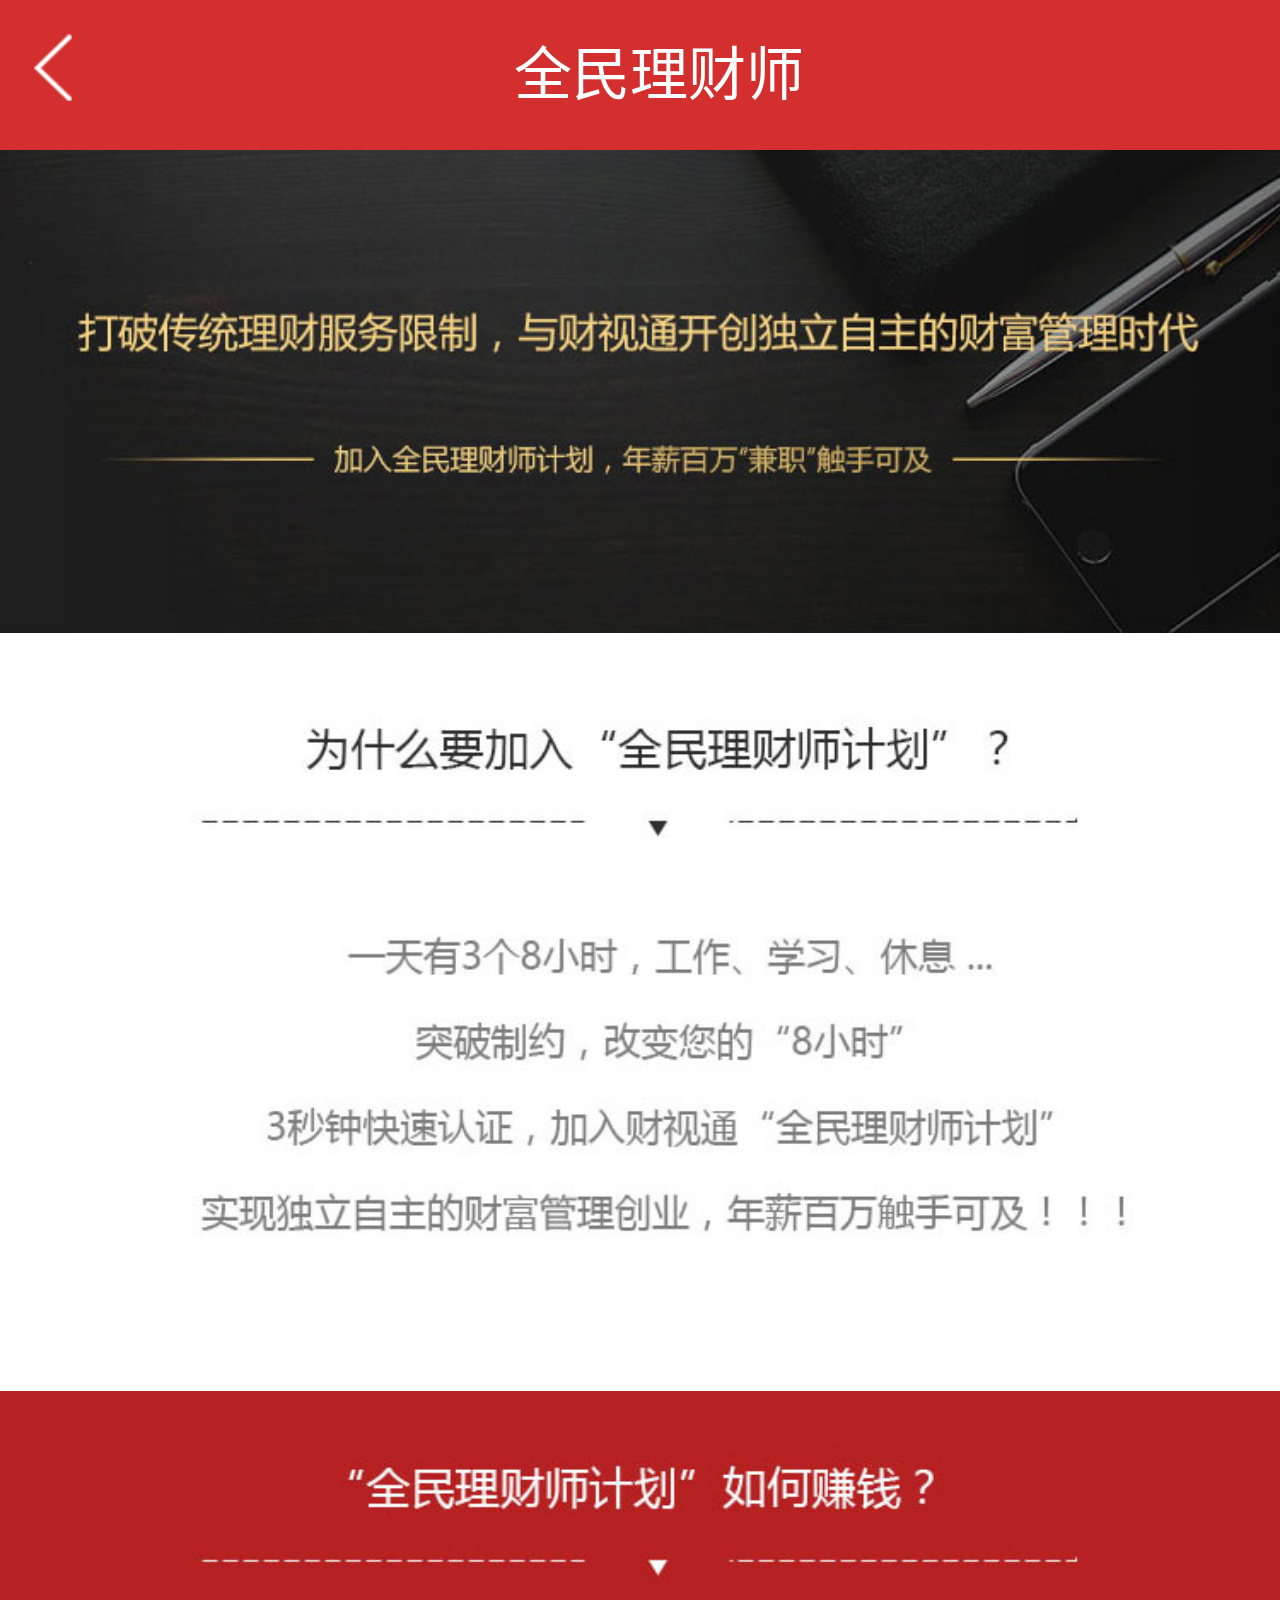
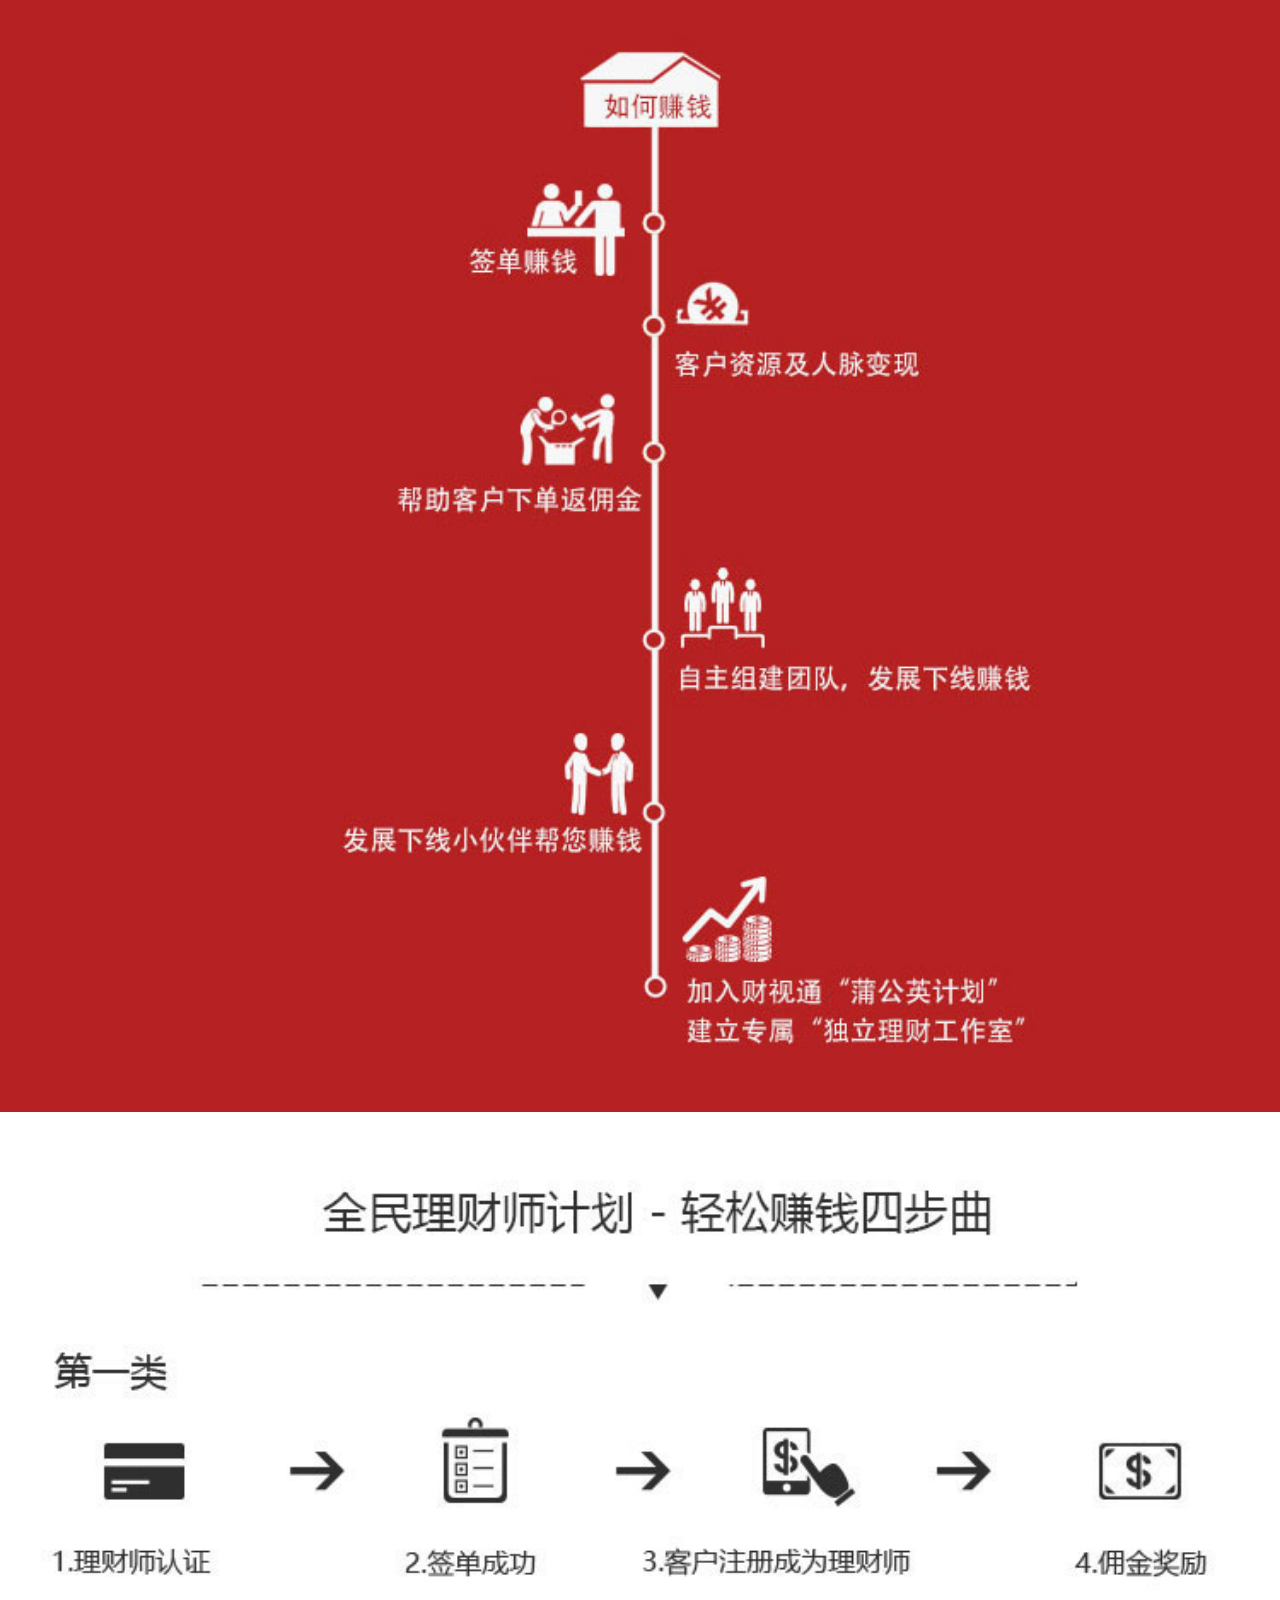
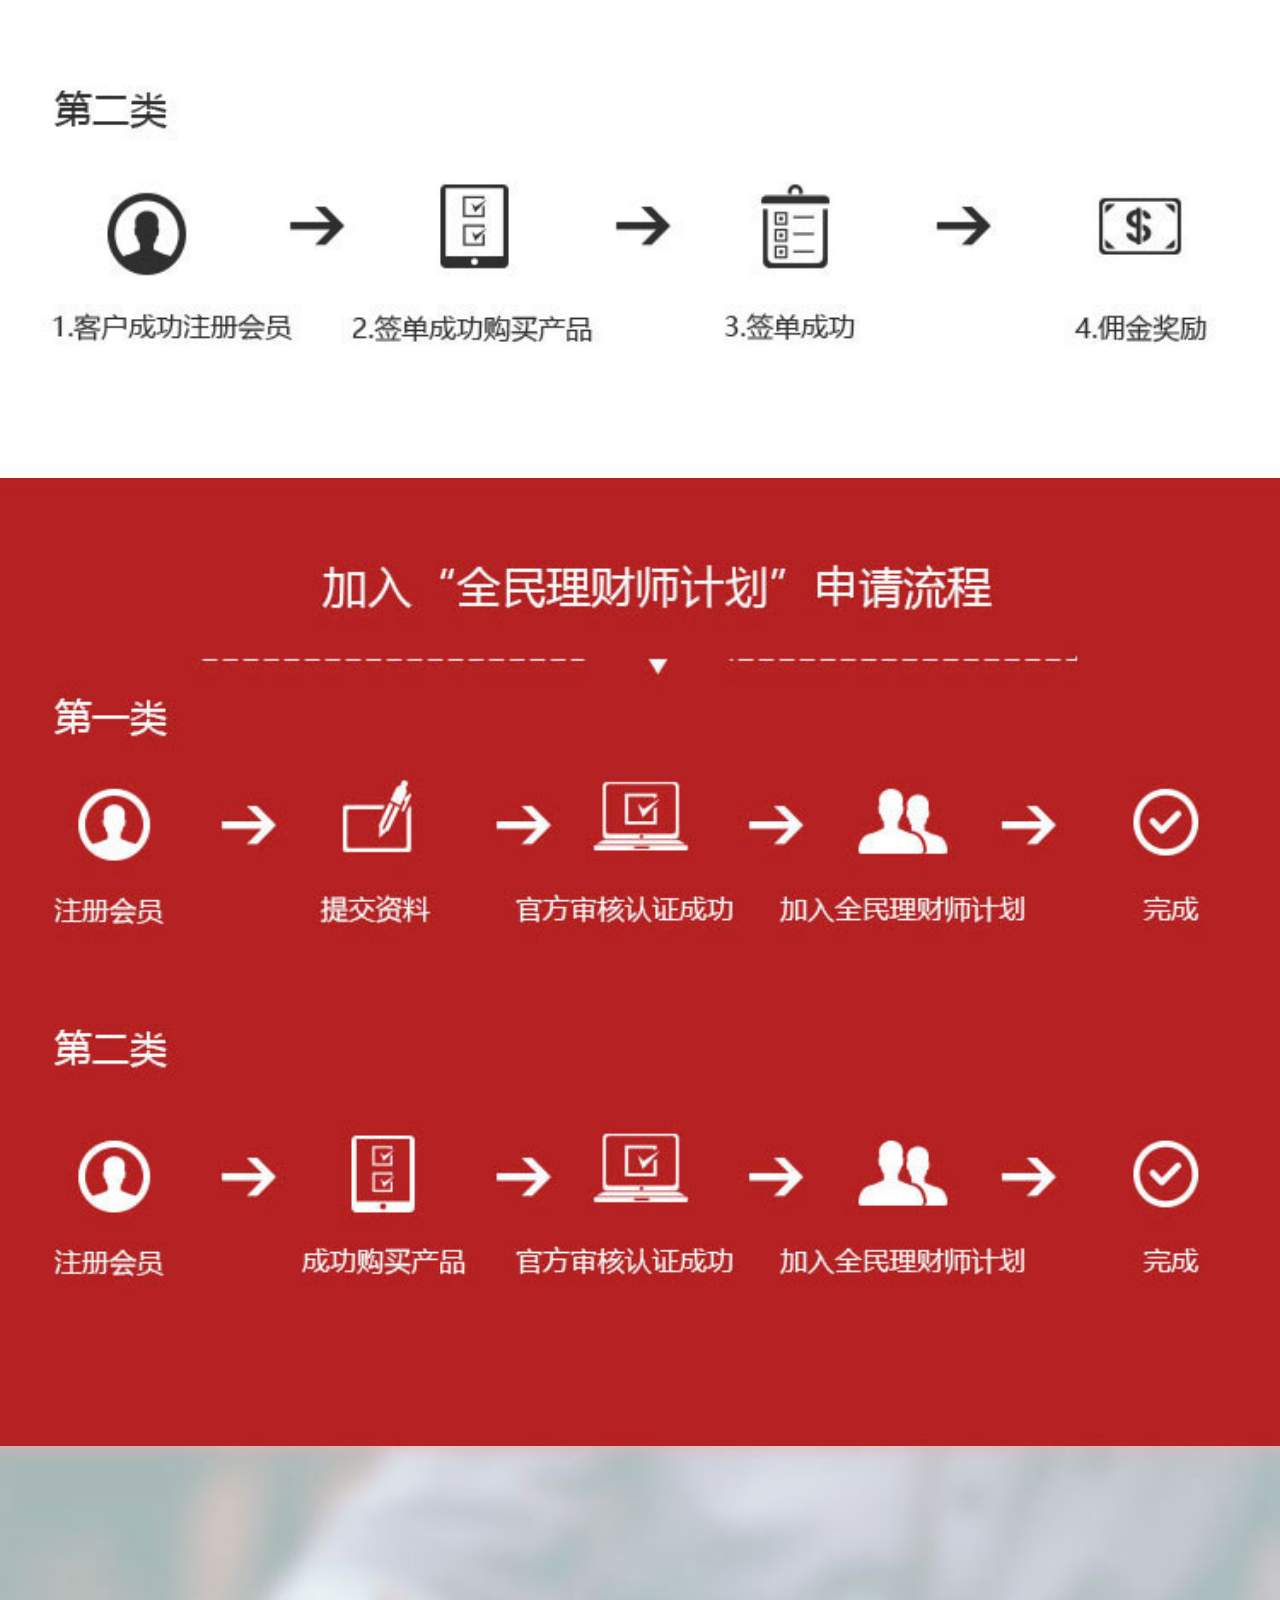
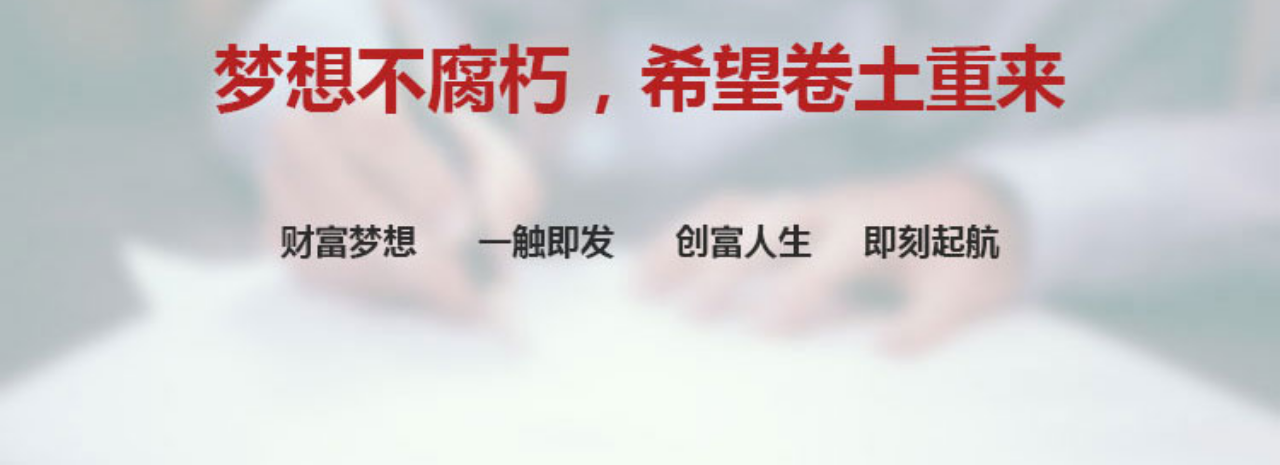
<file: cst_mobile_v2.0/allfinancialplanner.html>
<!DOCTYPE html>
<html lang="zh-cn">
<head>
<meta charset="UTF-8">
<meta content="width=device-width,initial-scale=1.0,maximum-scale=1.0,user-scalable=no" name="viewport">
<meta content="yes" name="apple-mobile-web-app-capable">
<meta content="black" name="apple-mobile-web-app-status-bar-style">
<meta content="telephone=no" name="format-detection">
<meta content="email=no" name="format-detection">
<title>财视通-全民理财师</title>
<link rel="stylesheet" href="css/reset.css">
<link rel="stylesheet" href="css/validate.css" />
<link rel="stylesheet" href="css/style.css">
<script src="script/lib/51size.js"></script>
</head>
<body style="background-color:#f8f8f8;">
<nav class="register-nav">
	<a class="back" href="javascript:;"></a>
	<h2 class="tit">全民理财师</h2>
</nav>
<div class="allfinancialplanner-pic1"></div>
<div class="allfinancialplanner-pic2"></div>
<div class="allfinancialplanner-pic3"></div>
<div class="allfinancialplanner-pic4"></div>
<div class="allfinancialplanner-pic5"></div>
<div class="allfinancialplanner-pic6"></div>
</body>
</html>
</file>
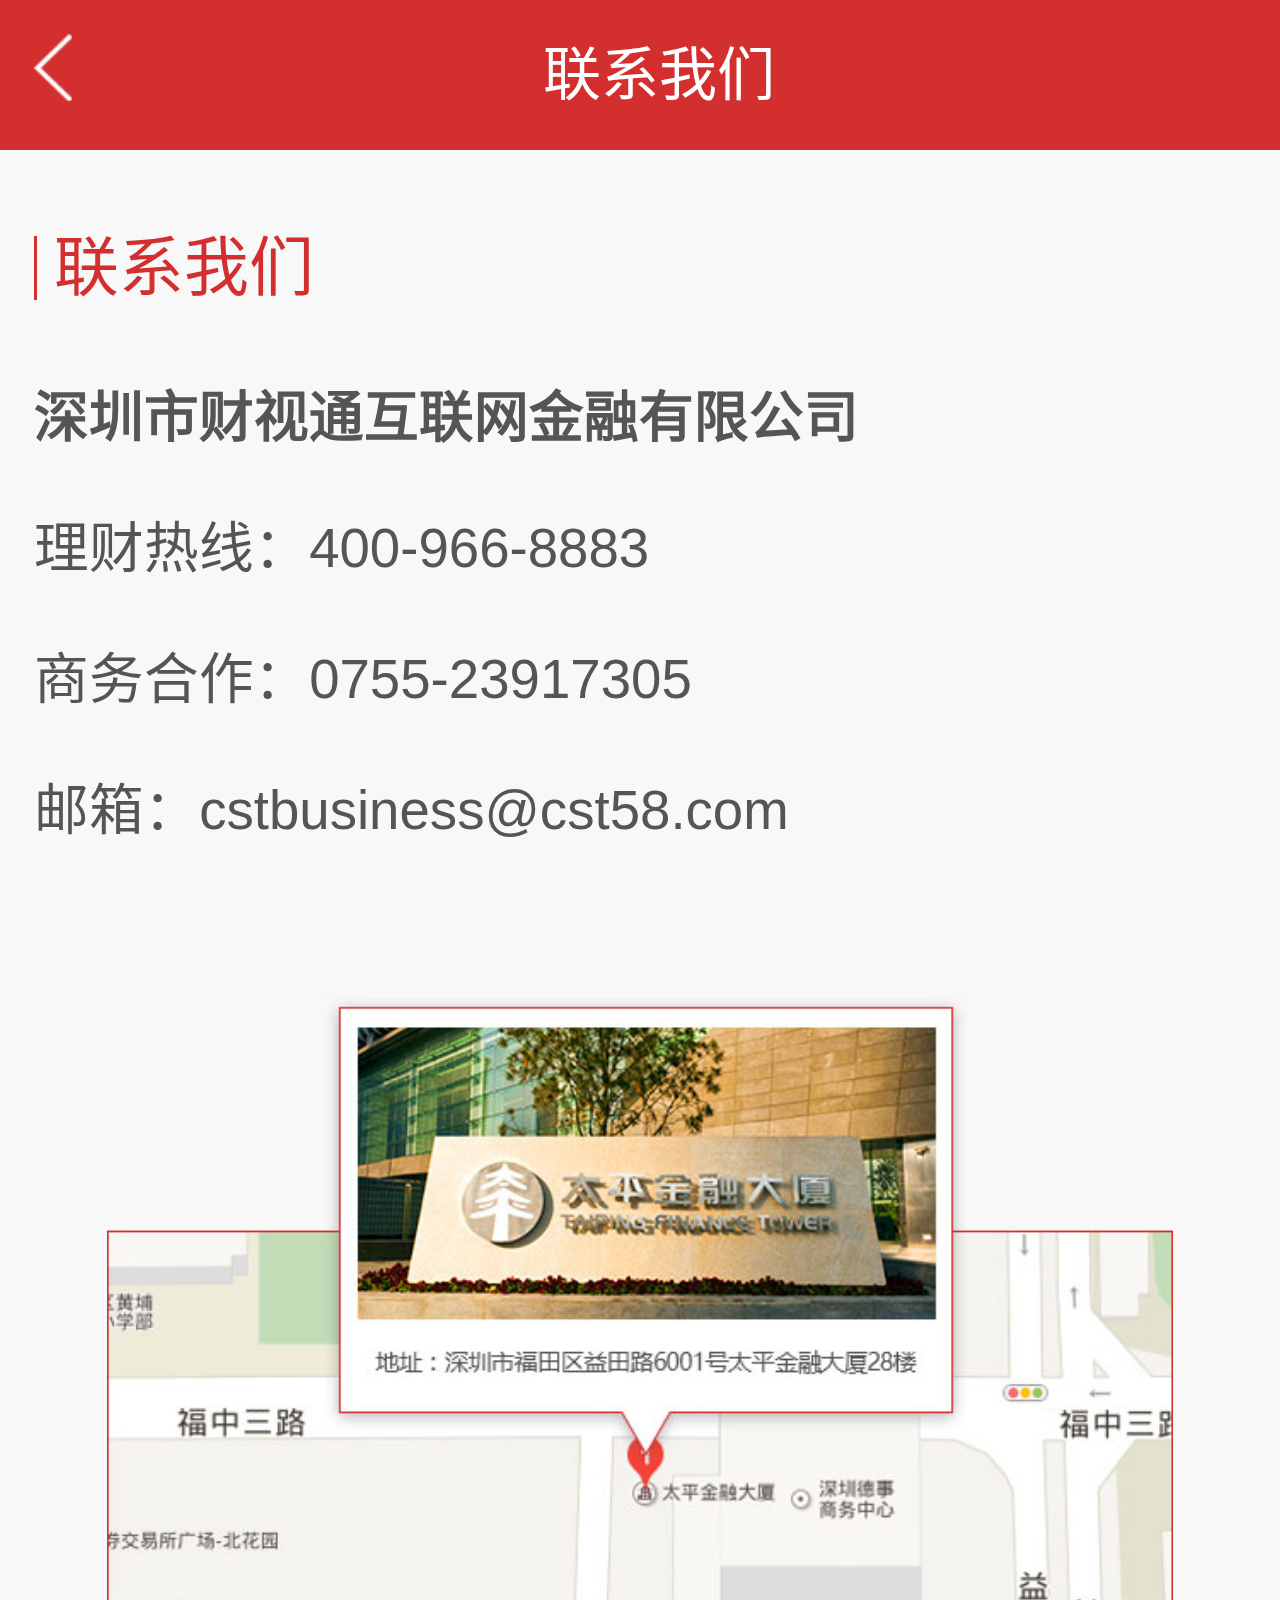
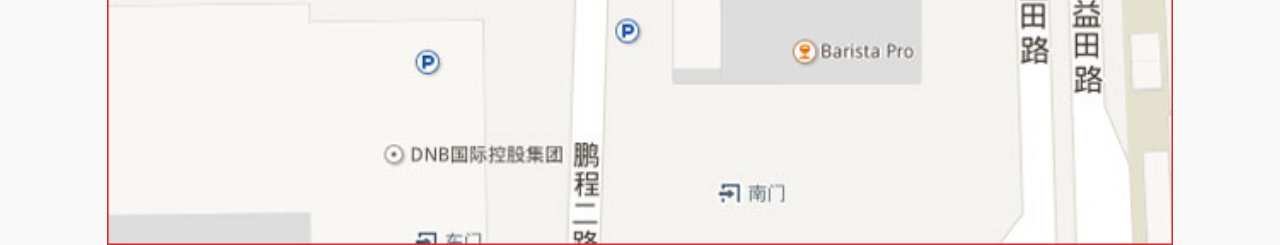
<file: cst_mobile_v2.0/contact.html>
<!DOCTYPE html>
<html lang="zh-cn">
<head>
<meta charset="UTF-8">
<meta content="width=device-width,initial-scale=1.0,maximum-scale=1.0,user-scalable=no" name="viewport">
<meta content="yes" name="apple-mobile-web-app-capable">
<meta content="black" name="apple-mobile-web-app-status-bar-style">
<meta content="telephone=no" name="format-detection">
<meta content="email=no" name="format-detection">
<title>财视通-联系我们</title>
<link rel="stylesheet" href="css/reset.css">
<link rel="stylesheet" href="css/validate.css" />
<link rel="stylesheet" href="css/style.css">
<script src="script/lib/51size.js"></script>
</head>
<body>
<nav class="register-nav">
	<a class="back" href="javascript:;"></a>
	<h2 class="tit">联系我们</h2>
</nav>
<div class="contact-word">
	<div class="head">
		<p class="lianxi">联系我们</p>
	</div>
	<div class="name">深圳市财视通互联网金融有限公司</div>
	<p class="info">理财热线：400-966-8883</p>
	<p class="info">商务合作：0755-23917305</p>
	<p class="info">邮箱：cstbusiness@cst58.com</p>
	<img class="pic" src="images/contact-pic.jpg" />
</div>
</body>
</html>
</file>
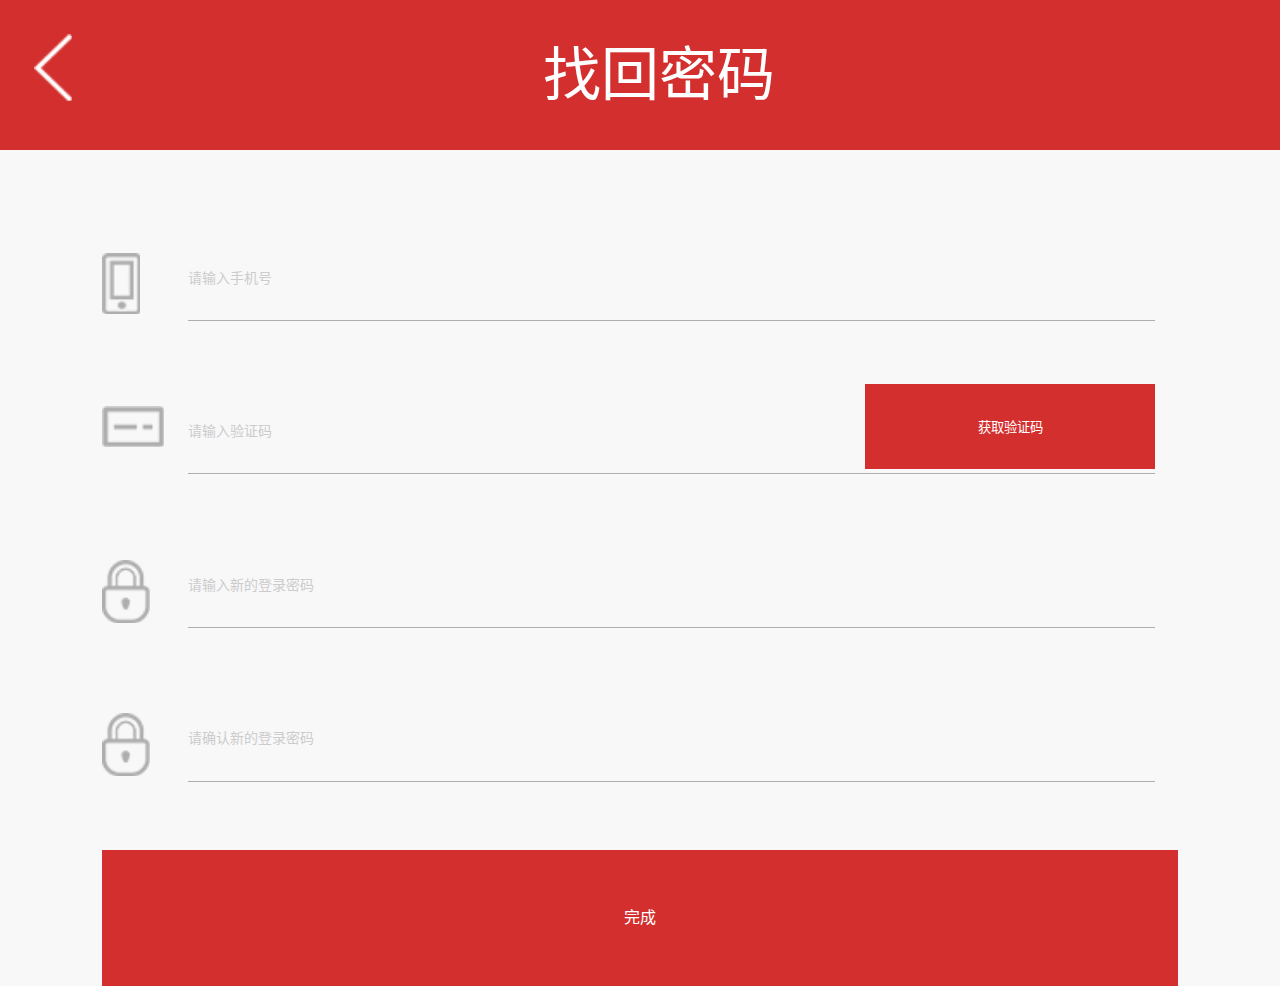
<file: cst_mobile_v2.0/forget.html>
<!DOCTYPE html>
<html lang="zh-cn">
<head>
<meta charset="UTF-8">
<meta content="width=device-width,initial-scale=1.0,maximum-scale=1.0,user-scalable=no" name="viewport">
<meta content="yes" name="apple-mobile-web-app-capable">
<meta content="black" name="apple-mobile-web-app-status-bar-style">
<meta content="telephone=no" name="format-detection">
<meta content="email=no" name="format-detection">
<title>财视通-开启财富思想觉醒之路！</title>
<link rel="stylesheet" href="css/reset.css">
<link rel="stylesheet" href="css/validate.css" />
<link rel="stylesheet" href="css/style.css">
<script src="script/lib/51size.js"></script>
</head>
<body style="background:#f8f8f8;">
<nav class="register-nav">
	<a class="back" href="javascript:;"></a>
	<h2 class="tit">找回密码</h2>
</nav>
<div class="register-form register_form">
	<form id="form1">
		<div class="wrap clearfix">
			<div class="icon icon-phone"></div>
			<div class="input">
				<input class="phone" type="text" placeholder="请输入手机号" data-validate="phone" data-describedby="phone-description"/>
			</div>
		</div>
		<div class="wrap clearfix">
			<div class="icon icon-code"></div>
			<div class="input">
				<input class="code" type="text" placeholder="请输入验证码"/>
				<button class="test" type="button">获取验证码</button>
			</div>
		</div>
		<div class="wrap clearfix">
			<div class="icon icon-pass"></div>
			<div class="input">
				<input class="pass" id="pwd" type="password" placeholder="请输入新的登录密码" data-required="true" data-descriptions="password"/>
			</div>
		</div>
		<div class="wrap clearfix">
			<div class="icon icon-pass"></div>
			<div class="input">
				<input class="pass" id="confirmpwd" type="password" placeholder="请确认新的登录密码" data-required="true" data-descriptions="confirmpassword" data-conditional="confirmpwd"/>
			</div>
		</div>
		<div class="subn">
			<input type="submit" value="完成" />
		</div>
	</form>
</div>
<script src="script/lib/jquery.min.js"></script>
<script src="script/lib/jquery-mvalidate.js"></script>
<script src="script/login.js"></script>
</body>
</html>
</file>
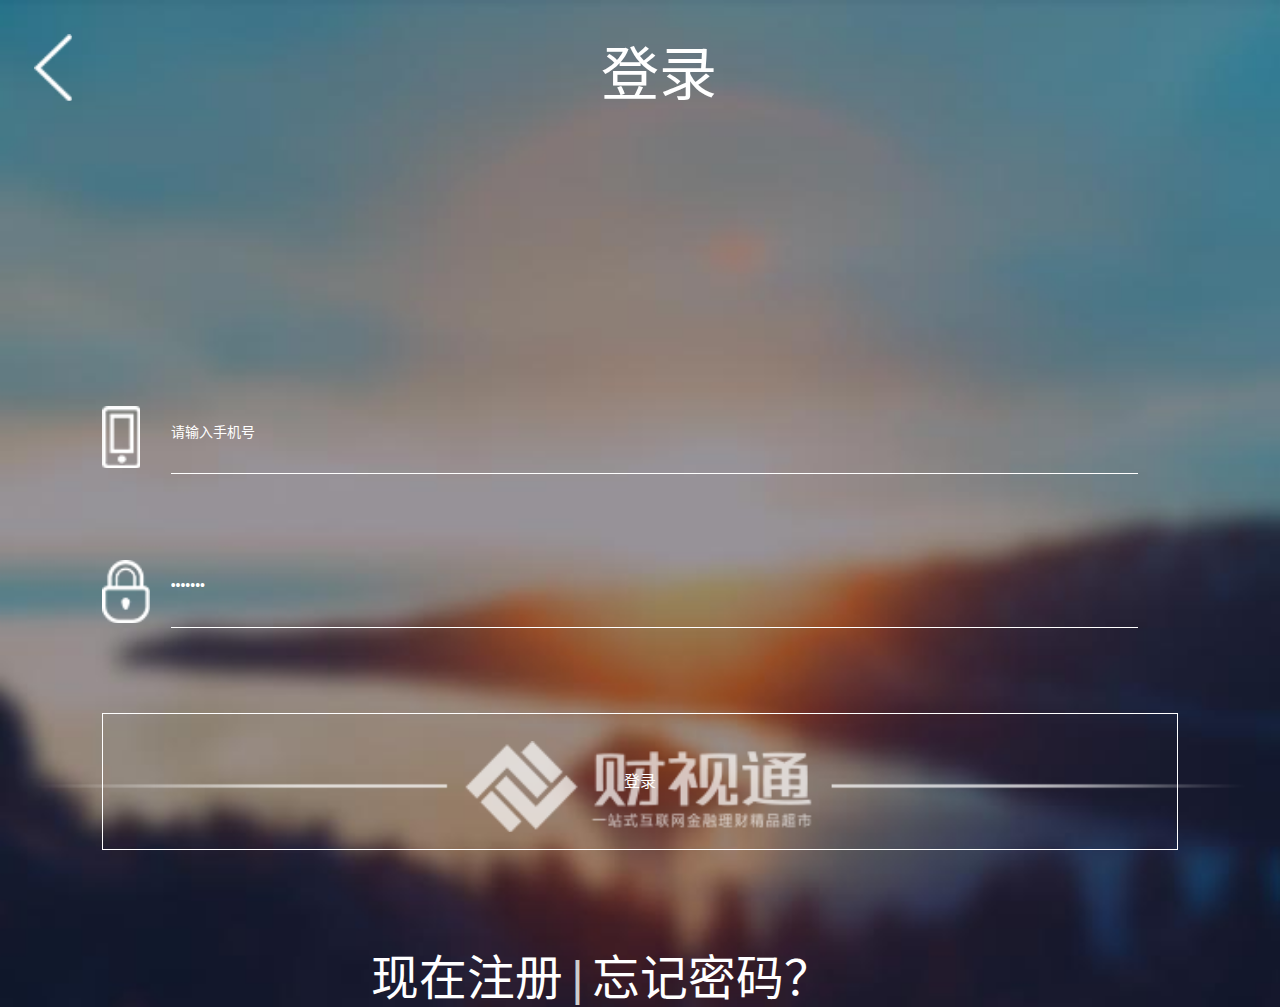
<file: cst_mobile_v2.0/login.html>
<!DOCTYPE html>
<html lang="zh-cn">
<head>
<meta charset="UTF-8">
<meta content="width=device-width,initial-scale=1.0,maximum-scale=1.0,user-scalable=no" name="viewport">
<meta content="yes" name="apple-mobile-web-app-capable">
<meta content="black" name="apple-mobile-web-app-status-bar-style">
<meta content="telephone=no" name="format-detection">
<meta content="email=no" name="format-detection">
<title>财视通</title>
<link rel="stylesheet" href="css/reset.css">
<link rel="stylesheet" href="css/validate.css" />
<link rel="stylesheet" href="css/style.css">
<script src="script/lib/51size.js"></script>
</head>
<body style="background:url(css/img/login_bg.jpg) no-repeat top center;background-size:cover;">
<nav class="login-nav">
	<a class="back" href="javascript:;"></a>
	<h2 class="tit">登录</h2>
</nav>
<div class="login-form login_form">
	<form id="form1">
		<div class="wrap clearfix">
			<div class="icon icon-phone"></div>
			<div class="input">
				<input class="phone" type="text" value="请输入手机号" data-validate="phone" data-describedby="phone-description"/>
			</div>
		</div>
		<div class="wrap clearfix">
			<div class="icon icon-pass"></div>
			<div class="input">
				<input class="pass" type="password" value="请输入登录密码" data-required="true" data-descriptions="password"/>
			</div>
		</div>
		<div class="subn">
			<input type="submit" value="登录" />
		</div>
		<div class="login-tips">
			<p class="login-tips-in">
				<a href="javascript:;">现在注册</a>
				<span>|</span>
				<a href="javascript:;">忘记密码？</a>
			</p>
		</div>
	</form>
</div>
<div class="login-footer"></div>
<script src="script/lib/jquery.min.js"></script>
<script src="script/lib/jquery-mvalidate.js"></script>
<script src="script/login.js"></script>
</body>
</html>
</file>
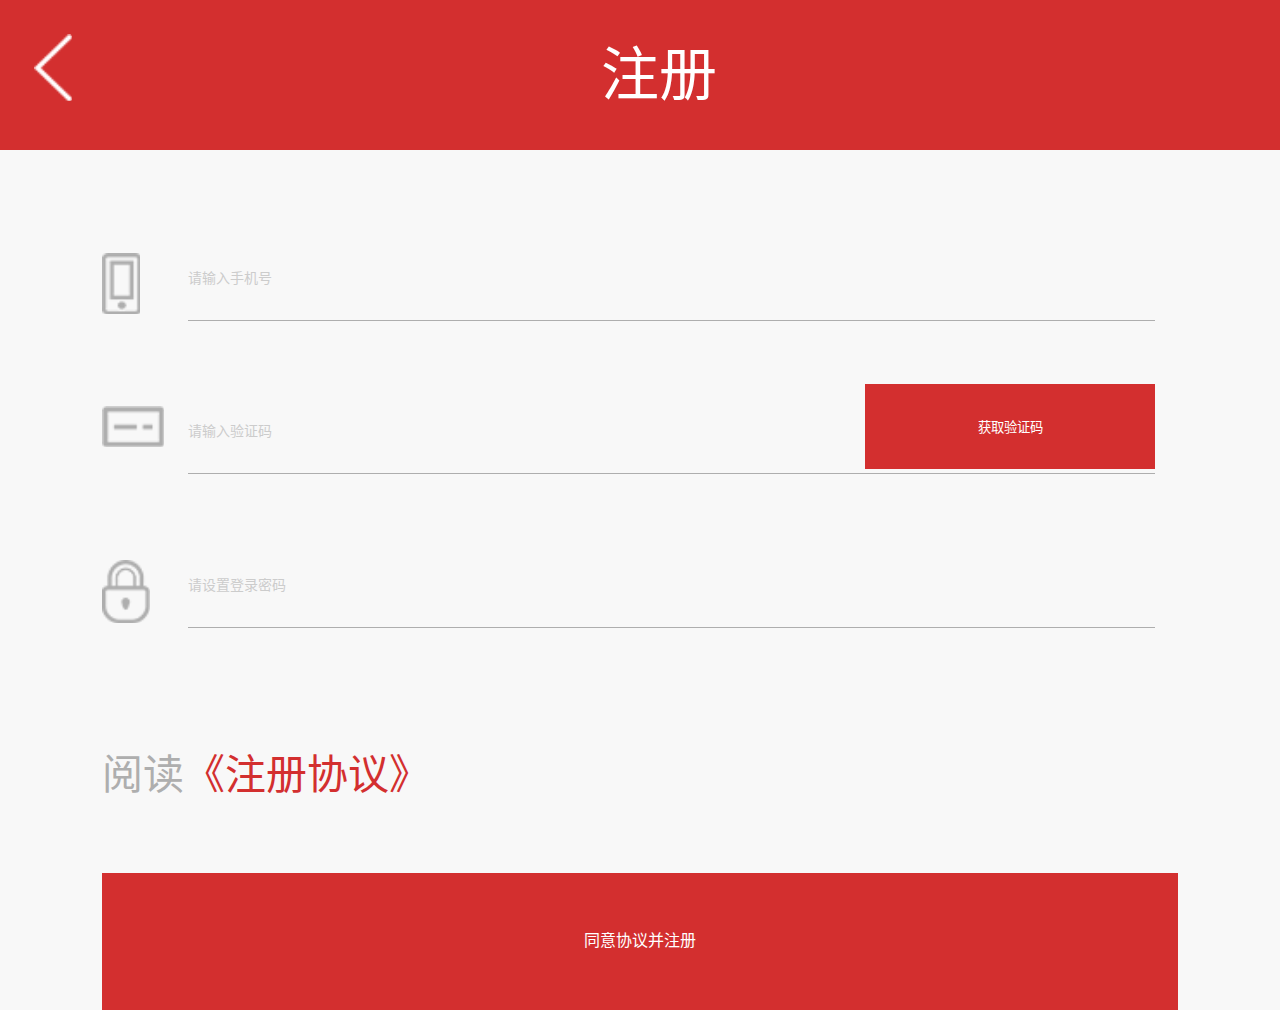
<file: cst_mobile_v2.0/register.html>
<!DOCTYPE html>
<html lang="zh-cn">
<head>
<meta charset="UTF-8">
<meta content="width=device-width,initial-scale=1.0,maximum-scale=1.0,user-scalable=no" name="viewport">
<meta content="yes" name="apple-mobile-web-app-capable">
<meta content="black" name="apple-mobile-web-app-status-bar-style">
<meta content="telephone=no" name="format-detection">
<meta content="email=no" name="format-detection">
<title>财视通-开启财富思想觉醒之路！</title>
<link rel="stylesheet" href="css/reset.css">
<link rel="stylesheet" href="css/validate.css" />
<link rel="stylesheet" href="css/style.css">
<script src="script/lib/51size.js"></script>
</head>
<body style="background:#f8f8f8;">
<nav class="register-nav">
	<a class="back" href="javascript:;"></a>
	<h2 class="tit">注册</h2>
</nav>
<div class="register-form register_form">
	<form>
		<div class="wrap clearfix">
			<div class="icon icon-phone"></div>
			<div class="input">
				<input class="phone" type="text" placeholder="请输入手机号"/>
			</div>
		</div>
		<div class="wrap clearfix">
			<div class="icon icon-code"></div>
			<div class="input">
				<input class="code" type="text" placeholder="请输入验证码"/>
				<button class="test" type="button">获取验证码</button>
			</div>
		</div>
		<div class="wrap clearfix">
			<div class="icon icon-pass"></div>
			<div class="input">
				<input class="pass" type="password" placeholder="请设置登录密码"/>
			</div>
		</div>
		<p class="agreement">阅读<a href="javascript:;">《注册协议》</a></p>
		<div class="subn">
			<input type="submit" value="同意协议并注册" />
		</div>
	</form>
</div>
</body>
</html>
</file>
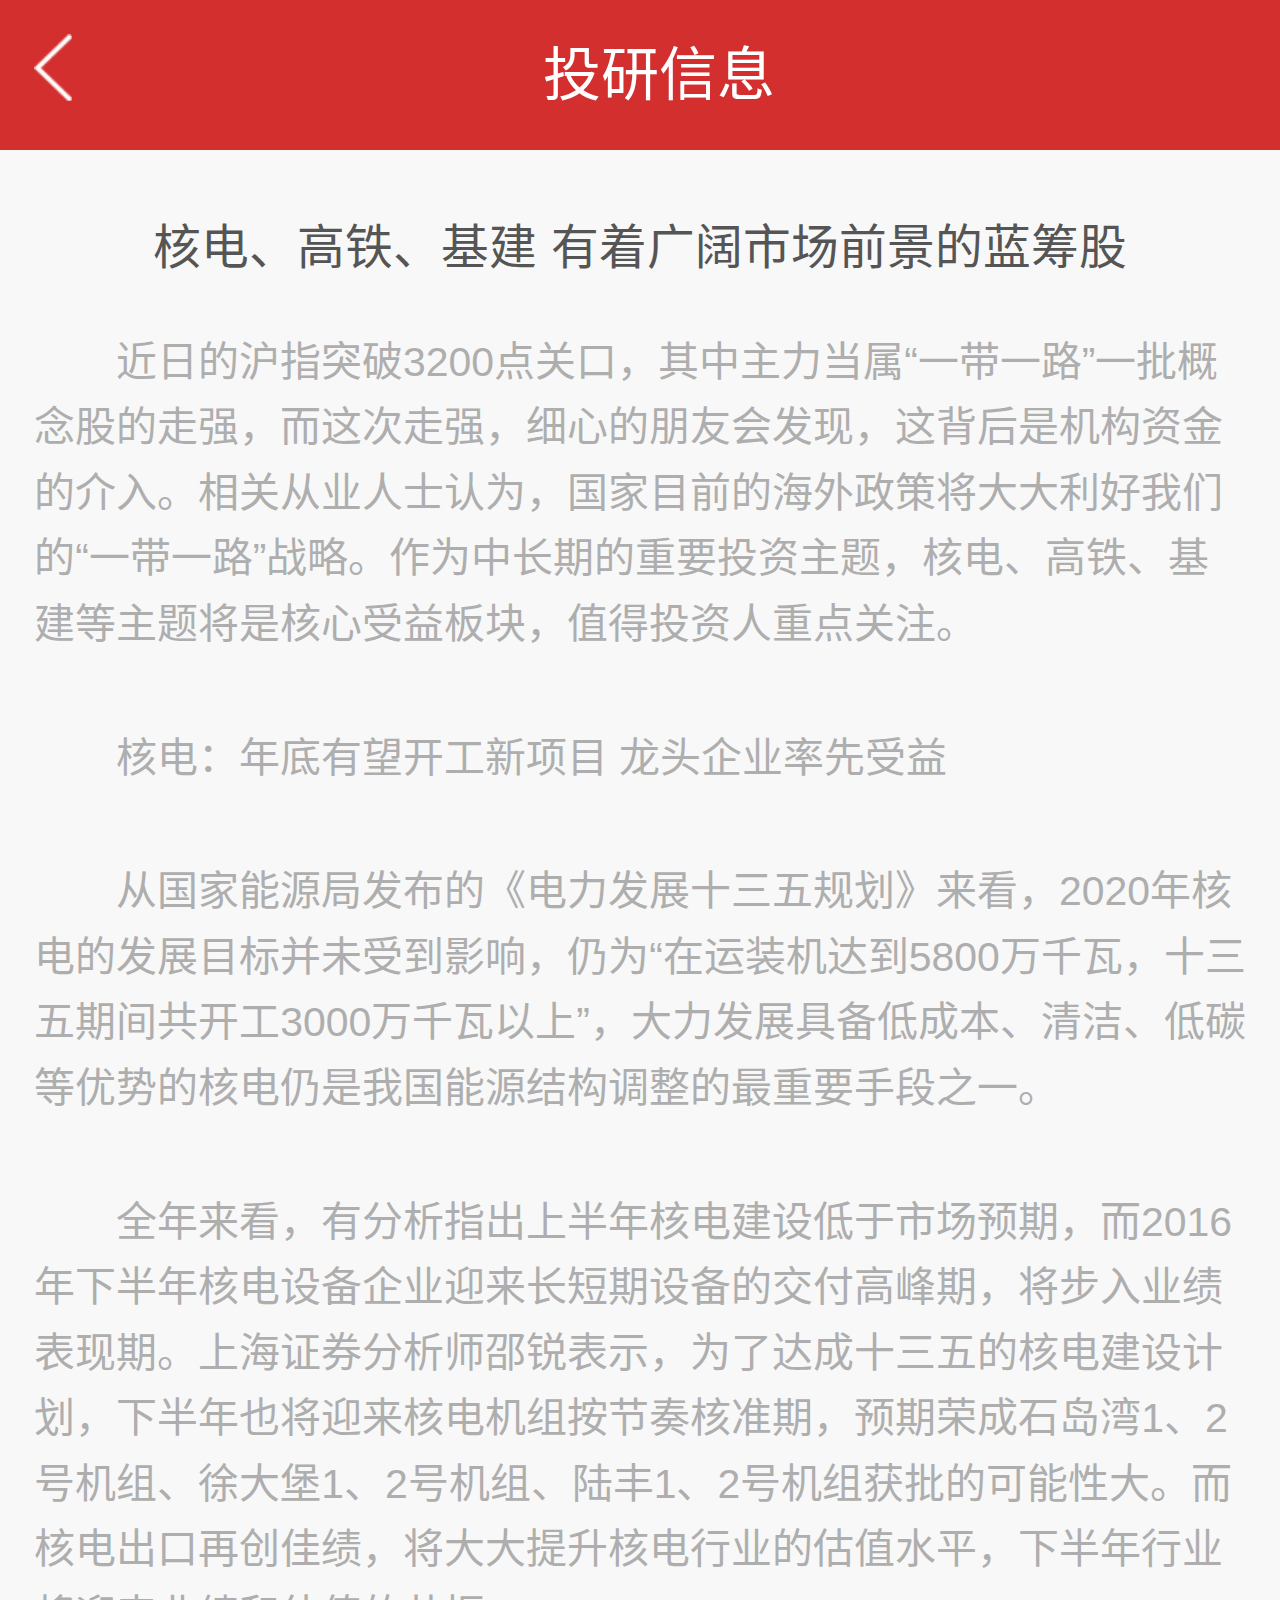
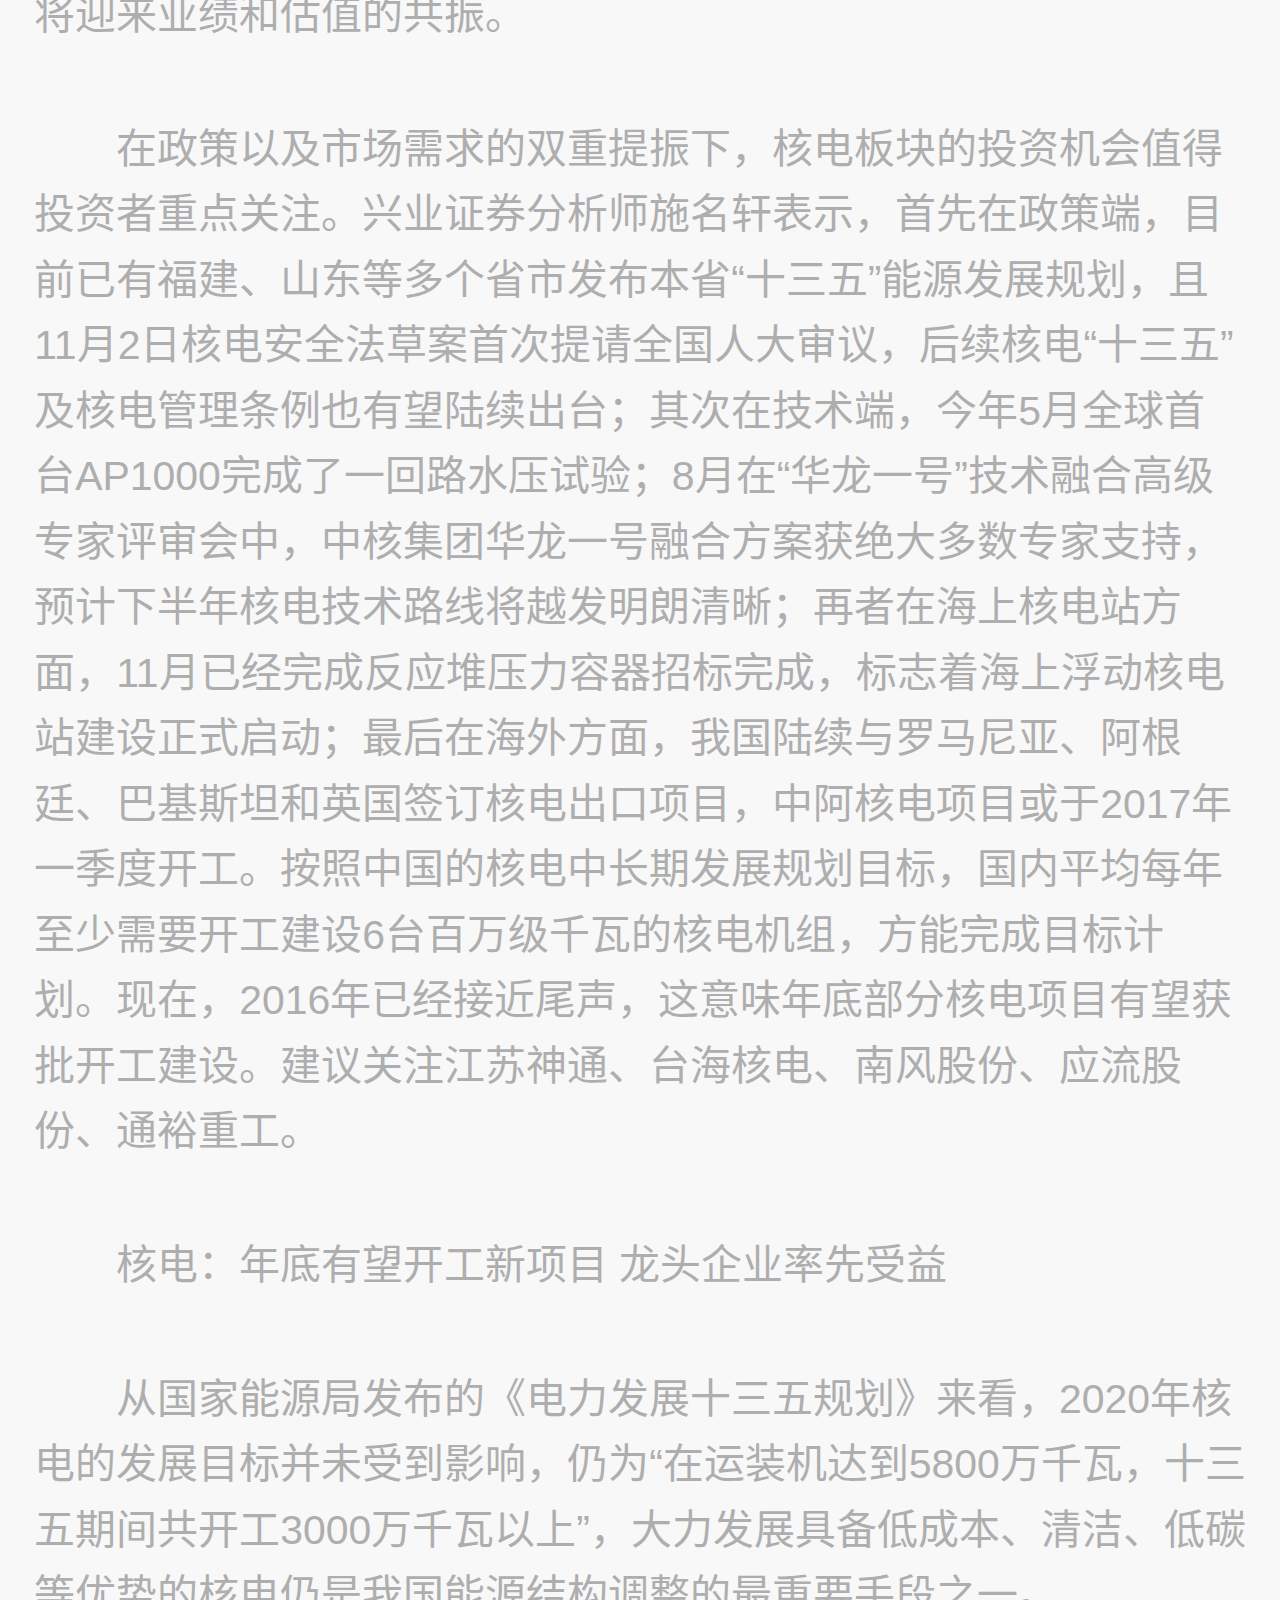
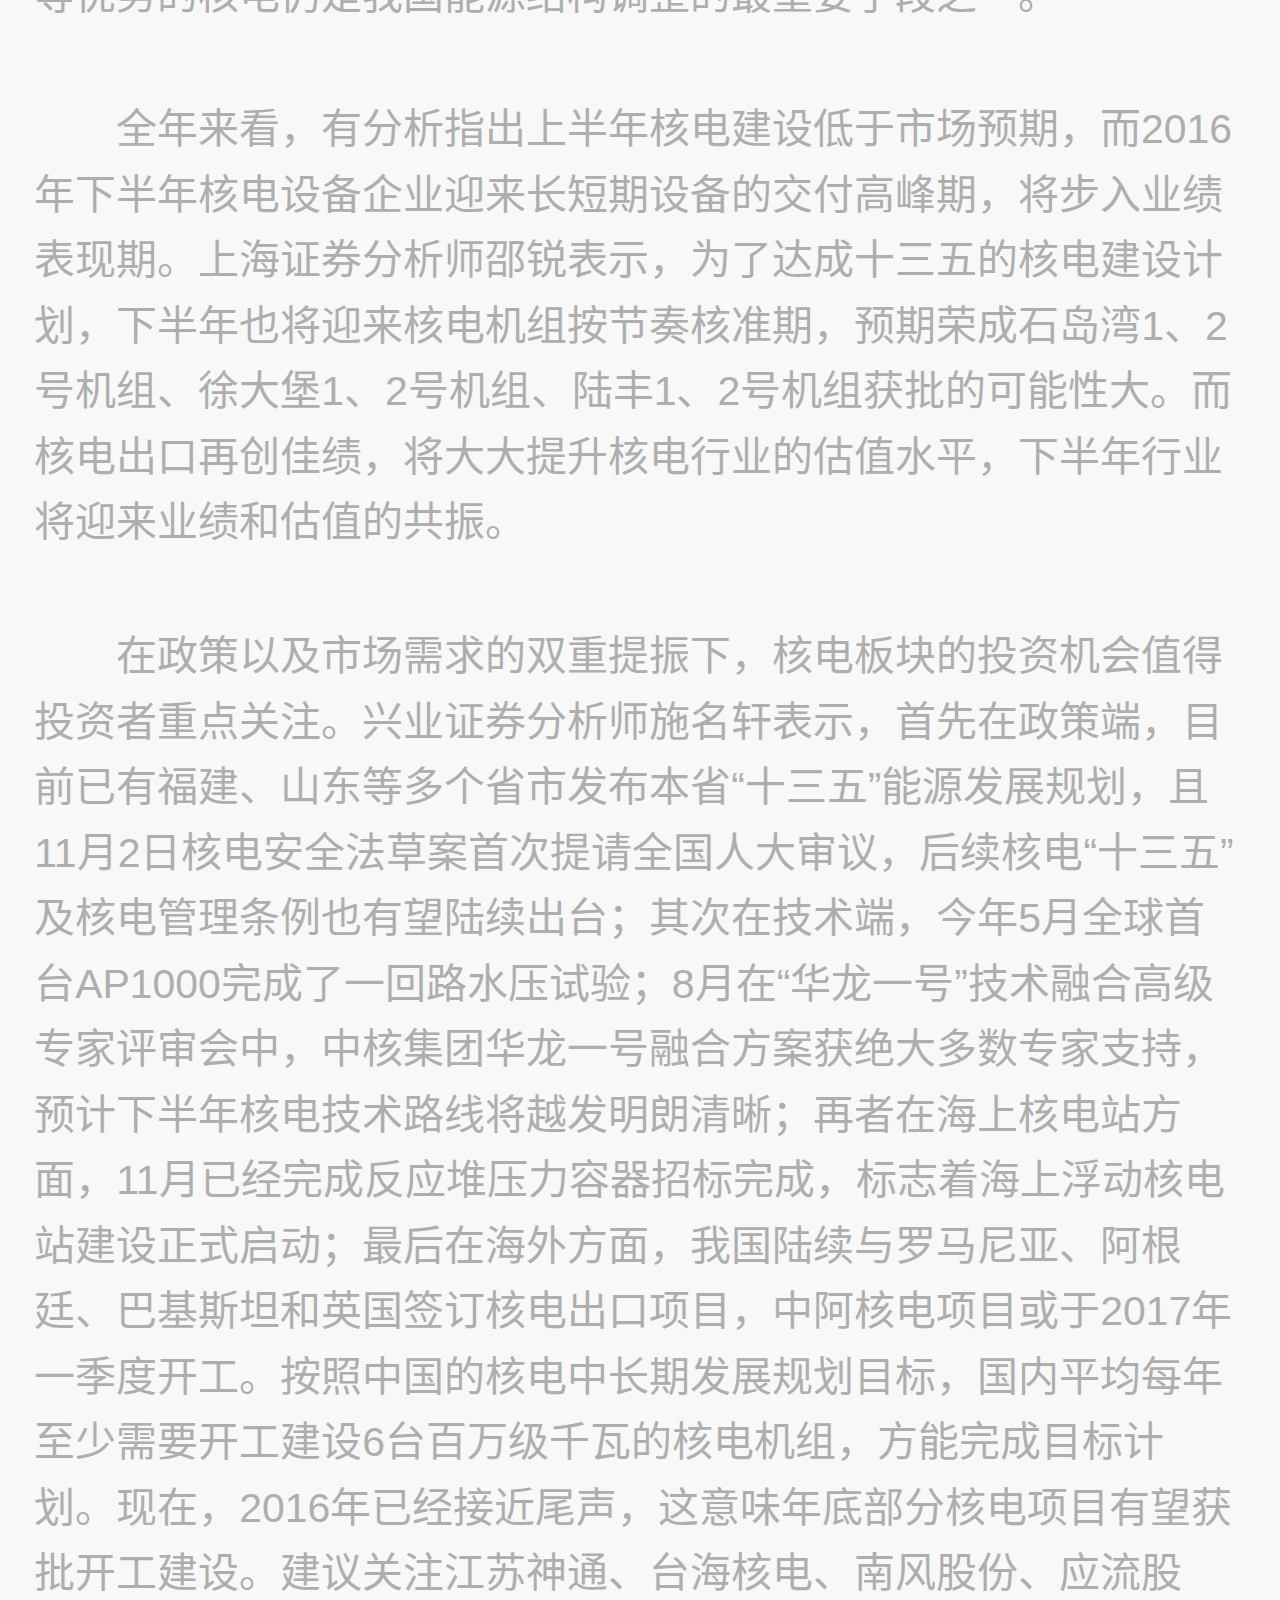
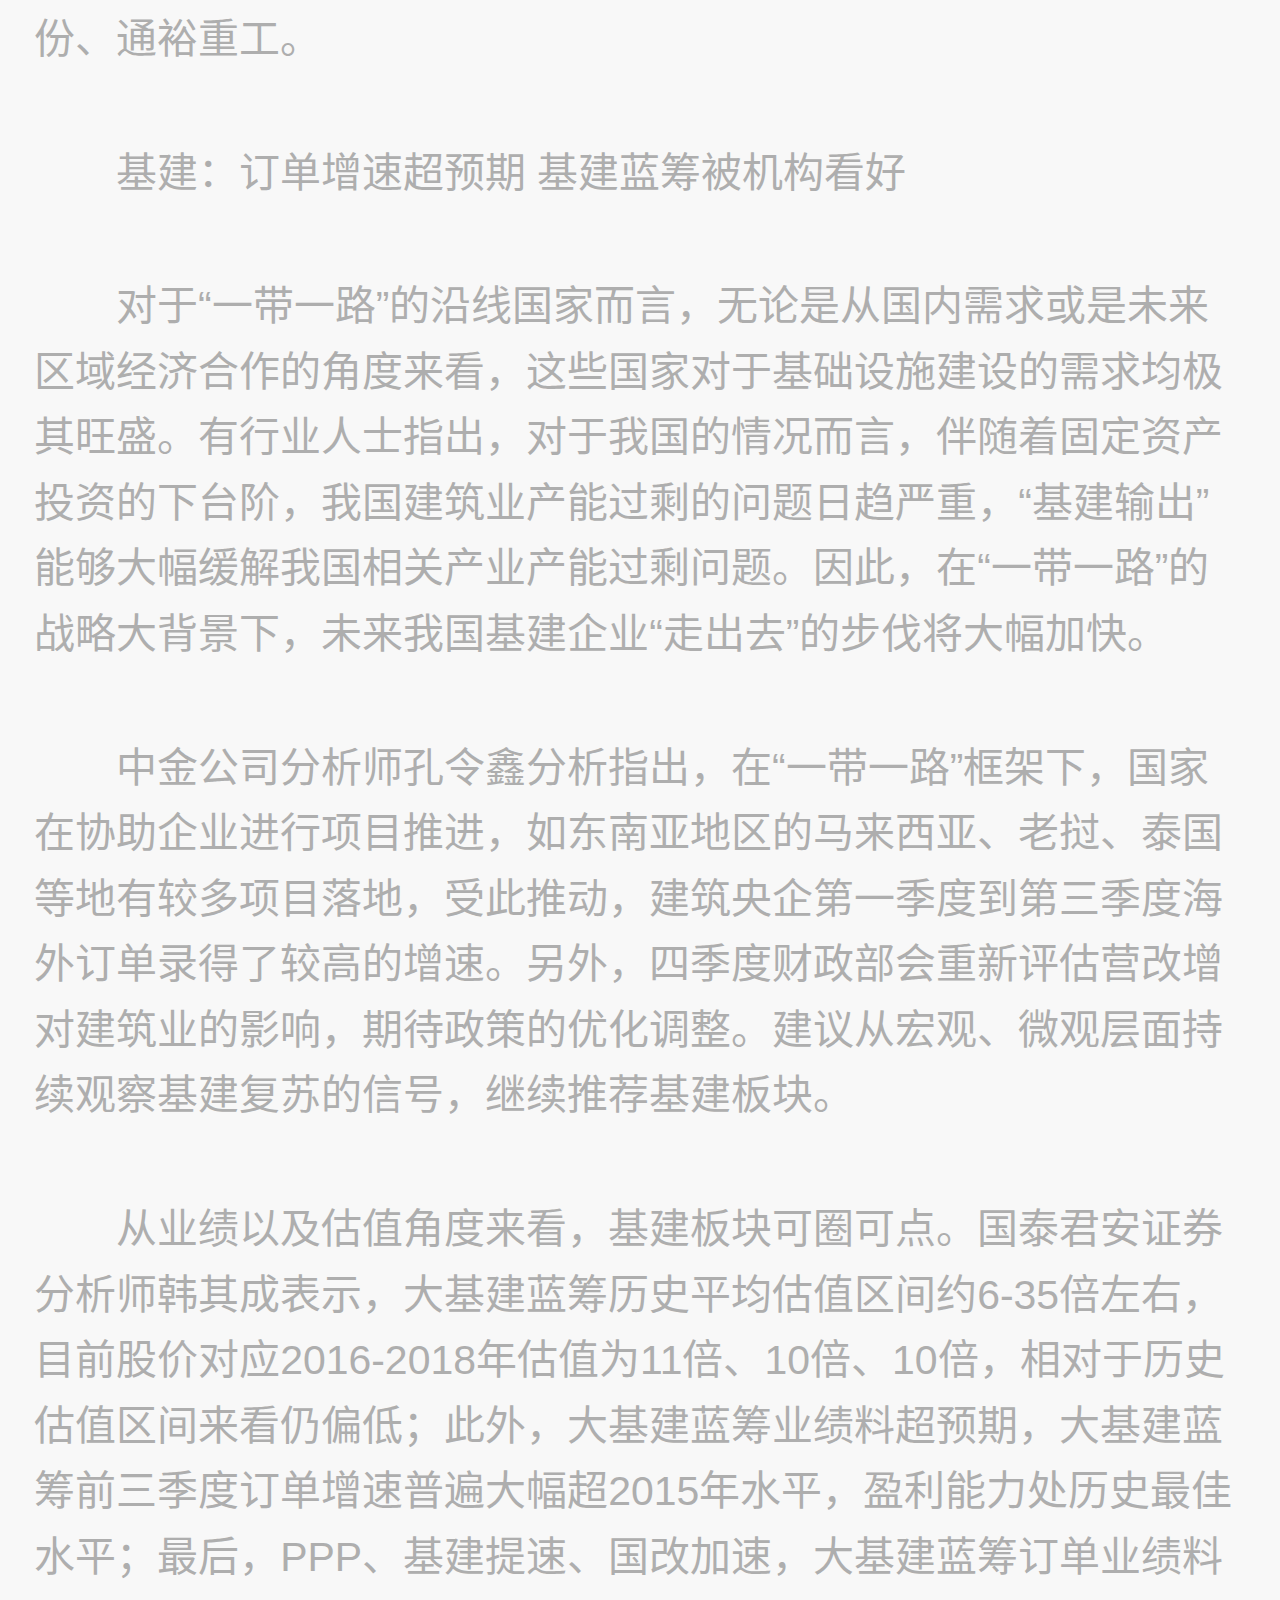
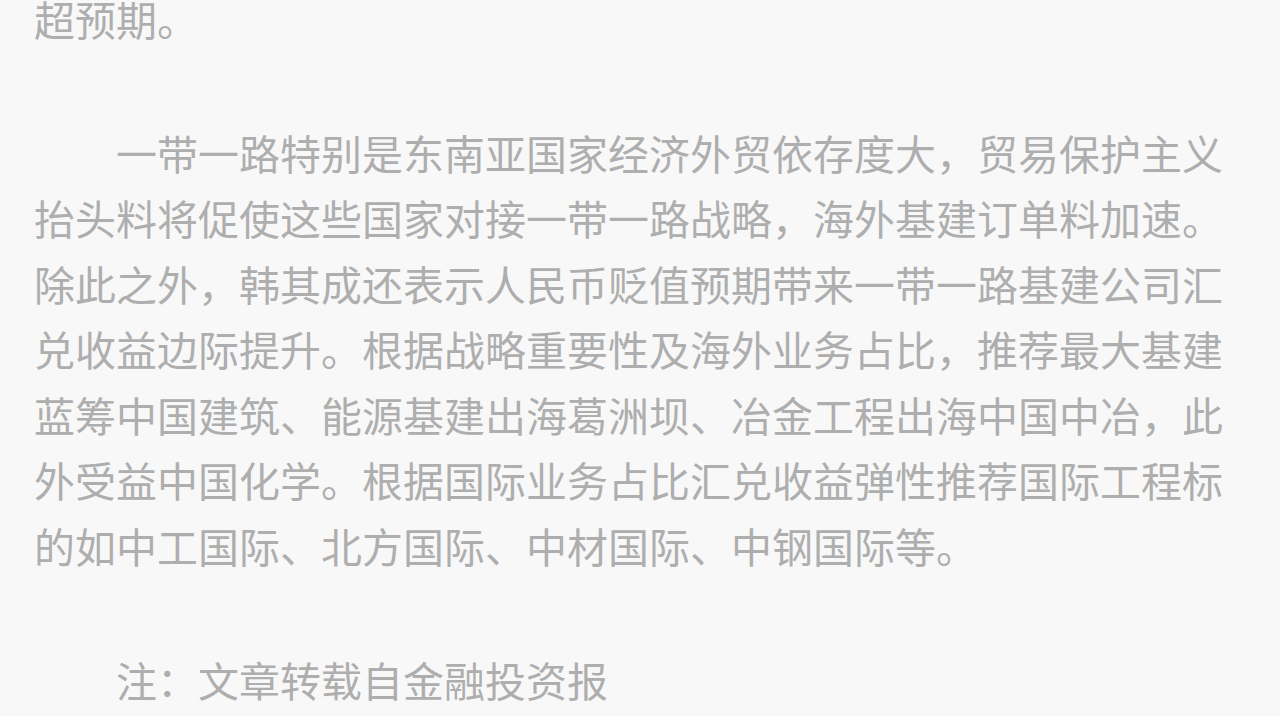
<file: cst_mobile_v2.0/research-in.html>
<!DOCTYPE html>
<html lang="zh-cn">
<head>
<meta charset="UTF-8">
<meta content="width=device-width,initial-scale=1.0,maximum-scale=1.0,user-scalable=no" name="viewport">
<meta content="yes" name="apple-mobile-web-app-capable">
<meta content="black" name="apple-mobile-web-app-status-bar-style">
<meta content="telephone=no" name="format-detection">
<meta content="email=no" name="format-detection">
<title>财视通-开启财富思想觉醒之路！</title>
<link rel="stylesheet" href="css/reset.css">
<link rel="stylesheet" href="css/validate.css" />
<link rel="stylesheet" href="css/style.css">
<script src="script/lib/51size.js"></script>
</head>
<body>
<nav class="register-nav">
	<a class="back" href="javascript:;"></a>
	<h2 class="tit">投研信息</h2>
</nav>
<div class="research-work">
	<h2 class="tit">核电、高铁、基建 有着广阔市场前景的蓝筹股</h2>
	<div class="content">
		<p class="content-in">近日的沪指突破3200点关口，其中主力当属“一带一路”一批概念股的走强，而这次走强，细心的朋友会发现，这背后是机构资金的介入。相关从业人士认为，国家目前的海外政策将大大利好我们的“一带一路”战略。作为中长期的重要投资主题，核电、高铁、基建等主题将是核心受益板块，值得投资人重点关注。</p>
		<p class="content-in">核电：年底有望开工新项目 龙头企业率先受益</p>
		<p class="content-in">从国家能源局发布的《电力发展十三五规划》来看，2020年核电的发展目标并未受到影响，仍为“在运装机达到5800万千瓦，十三五期间共开工3000万千瓦以上”，大力发展具备低成本、清洁、低碳等优势的核电仍是我国能源结构调整的最重要手段之一。</p>
		<p class="content-in">全年来看，有分析指出上半年核电建设低于市场预期，而2016年下半年核电设备企业迎来长短期设备的交付高峰期，将步入业绩表现期。上海证券分析师邵锐表示，为了达成十三五的核电建设计划，下半年也将迎来核电机组按节奏核准期，预期荣成石岛湾1、2号机组、徐大堡1、2号机组、陆丰1、2号机组获批的可能性大。而核电出口再创佳绩，将大大提升核电行业的估值水平，下半年行业将迎来业绩和估值的共振。</p>
		<p class="content-in">在政策以及市场需求的双重提振下，核电板块的投资机会值得投资者重点关注。兴业证券分析师施名轩表示，首先在政策端，目前已有福建、山东等多个省市发布本省“十三五”能源发展规划，且11月2日核电安全法草案首次提请全国人大审议，后续核电“十三五”及核电管理条例也有望陆续出台；其次在技术端，今年5月全球首台AP1000完成了一回路水压试验；8月在“华龙一号”技术融合高级专家评审会中，中核集团华龙一号融合方案获绝大多数专家支持，预计下半年核电技术路线将越发明朗清晰；再者在海上核电站方面，11月已经完成反应堆压力容器招标完成，标志着海上浮动核电站建设正式启动；最后在海外方面，我国陆续与罗马尼亚、阿根廷、巴基斯坦和英国签订核电出口项目，中阿核电项目或于2017年一季度开工。按照中国的核电中长期发展规划目标，国内平均每年至少需要开工建设6台百万级千瓦的核电机组，方能完成目标计划。现在，2016年已经接近尾声，这意味年底部分核电项目有望获批开工建设。建议关注江苏神通、台海核电、南风股份、应流股份、通裕重工。</p>
		<p class="content-in">核电：年底有望开工新项目 龙头企业率先受益</p>
		<p class="content-in">从国家能源局发布的《电力发展十三五规划》来看，2020年核电的发展目标并未受到影响，仍为“在运装机达到5800万千瓦，十三五期间共开工3000万千瓦以上”，大力发展具备低成本、清洁、低碳等优势的核电仍是我国能源结构调整的最重要手段之一。</p>
		<p class="content-in">全年来看，有分析指出上半年核电建设低于市场预期，而2016年下半年核电设备企业迎来长短期设备的交付高峰期，将步入业绩表现期。上海证券分析师邵锐表示，为了达成十三五的核电建设计划，下半年也将迎来核电机组按节奏核准期，预期荣成石岛湾1、2号机组、徐大堡1、2号机组、陆丰1、2号机组获批的可能性大。而核电出口再创佳绩，将大大提升核电行业的估值水平，下半年行业将迎来业绩和估值的共振。</p>
		<p class="content-in">在政策以及市场需求的双重提振下，核电板块的投资机会值得投资者重点关注。兴业证券分析师施名轩表示，首先在政策端，目前已有福建、山东等多个省市发布本省“十三五”能源发展规划，且11月2日核电安全法草案首次提请全国人大审议，后续核电“十三五”及核电管理条例也有望陆续出台；其次在技术端，今年5月全球首台AP1000完成了一回路水压试验；8月在“华龙一号”技术融合高级专家评审会中，中核集团华龙一号融合方案获绝大多数专家支持，预计下半年核电技术路线将越发明朗清晰；再者在海上核电站方面，11月已经完成反应堆压力容器招标完成，标志着海上浮动核电站建设正式启动；最后在海外方面，我国陆续与罗马尼亚、阿根廷、巴基斯坦和英国签订核电出口项目，中阿核电项目或于2017年一季度开工。按照中国的核电中长期发展规划目标，国内平均每年至少需要开工建设6台百万级千瓦的核电机组，方能完成目标计划。现在，2016年已经接近尾声，这意味年底部分核电项目有望获批开工建设。建议关注江苏神通、台海核电、南风股份、应流股份、通裕重工。</p>
		<p class="content-in">基建：订单增速超预期 基建蓝筹被机构看好</p>
		<p class="content-in">对于“一带一路”的沿线国家而言，无论是从国内需求或是未来区域经济合作的角度来看，这些国家对于基础设施建设的需求均极其旺盛。有行业人士指出，对于我国的情况而言，伴随着固定资产投资的下台阶，我国建筑业产能过剩的问题日趋严重，“基建输出”能够大幅缓解我国相关产业产能过剩问题。因此，在“一带一路”的战略大背景下，未来我国基建企业“走出去”的步伐将大幅加快。</p>
		<p class="content-in">中金公司分析师孔令鑫分析指出，在“一带一路”框架下，国家在协助企业进行项目推进，如东南亚地区的马来西亚、老挝、泰国等地有较多项目落地，受此推动，建筑央企第一季度到第三季度海外订单录得了较高的增速。另外，四季度财政部会重新评估营改增对建筑业的影响，期待政策的优化调整。建议从宏观、微观层面持续观察基建复苏的信号，继续推荐基建板块。</p>
		<p class="content-in">从业绩以及估值角度来看，基建板块可圈可点。国泰君安证券分析师韩其成表示，大基建蓝筹历史平均估值区间约6-35倍左右，目前股价对应2016-2018年估值为11倍、10倍、10倍，相对于历史估值区间来看仍偏低；此外，大基建蓝筹业绩料超预期，大基建蓝筹前三季度订单增速普遍大幅超2015年水平，盈利能力处历史最佳水平；最后，PPP、基建提速、国改加速，大基建蓝筹订单业绩料超预期。</p>
		<p class="content-in">一带一路特别是东南亚国家经济外贸依存度大，贸易保护主义抬头料将促使这些国家对接一带一路战略，海外基建订单料加速。除此之外，韩其成还表示人民币贬值预期带来一带一路基建公司汇兑收益边际提升。根据战略重要性及海外业务占比，推荐最大基建蓝筹中国建筑、能源基建出海葛洲坝、冶金工程出海中国中冶，此外受益中国化学。根据国际业务占比汇兑收益弹性推荐国际工程标的如中工国际、北方国际、中材国际、中钢国际等。</p>
		<p class="content-in">注：文章转载自金融投资报</p>
	</div>
</div>
</body>
</html>
</file>
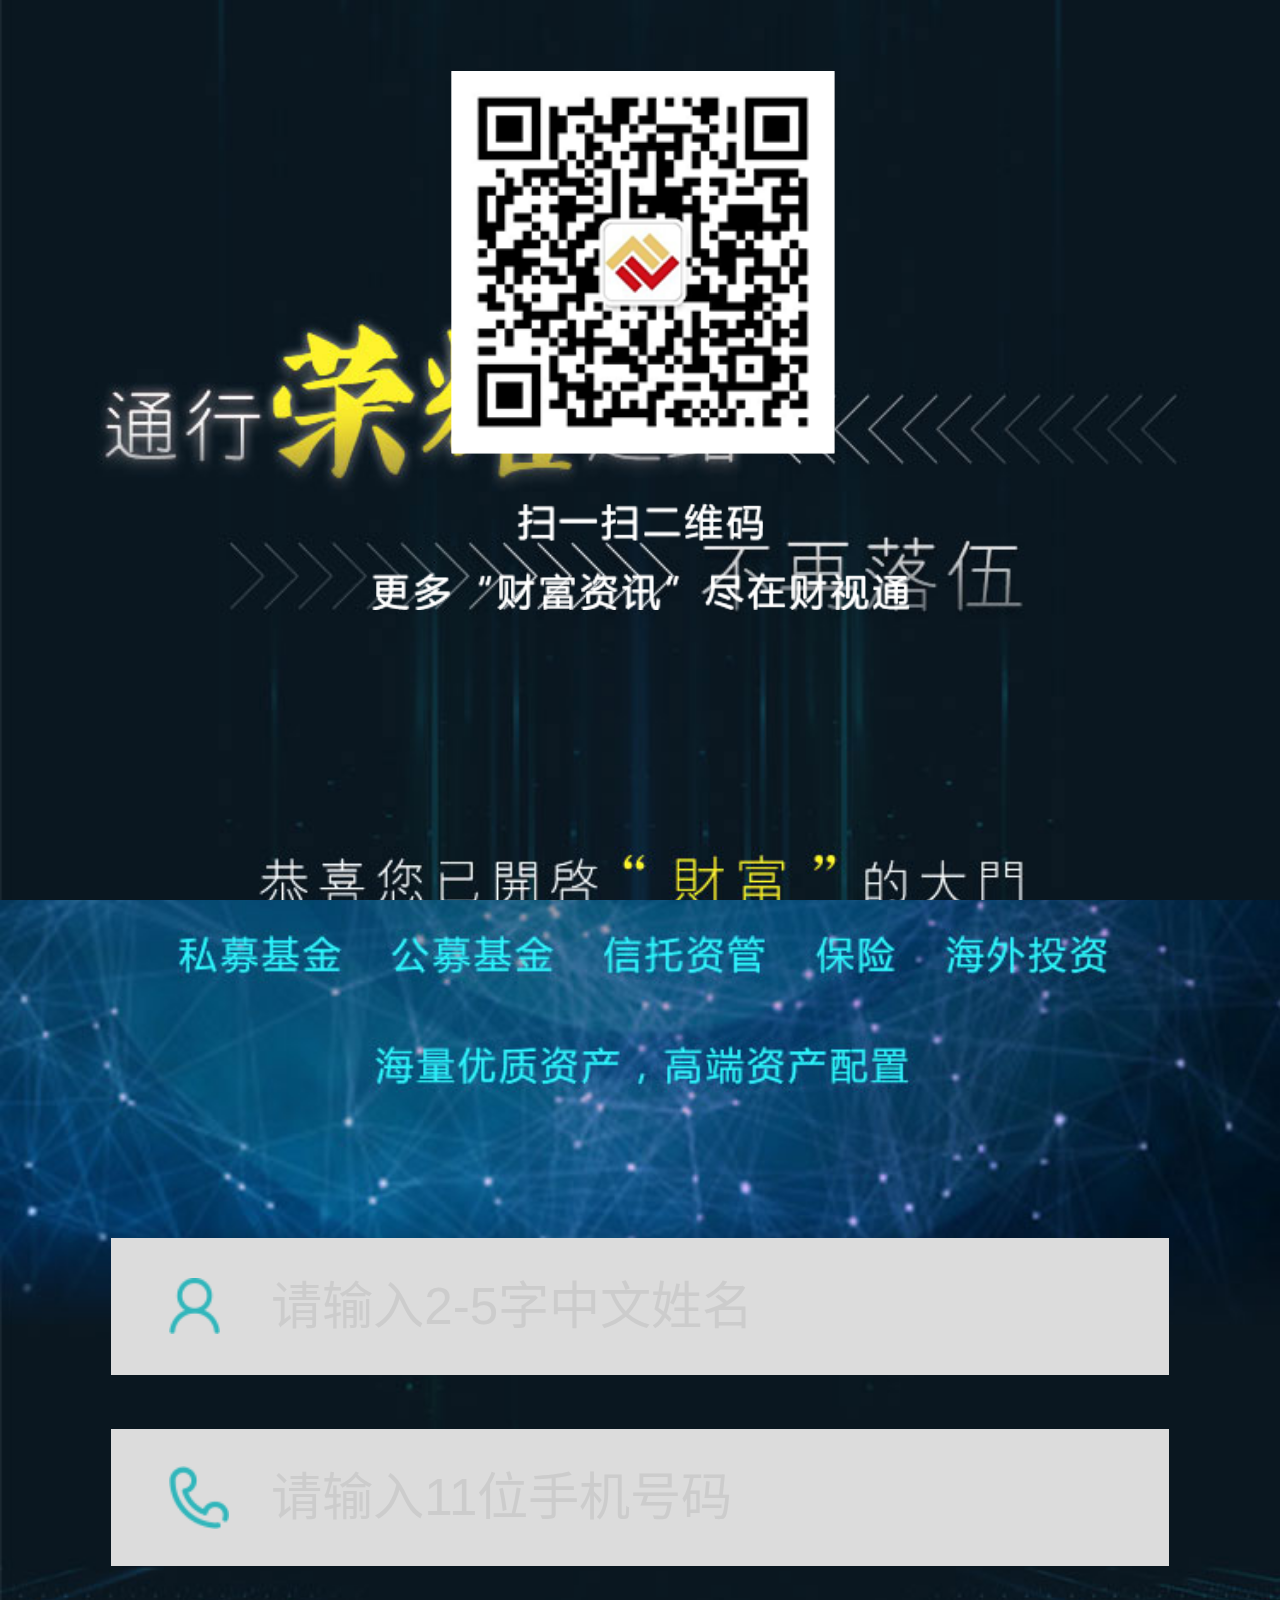
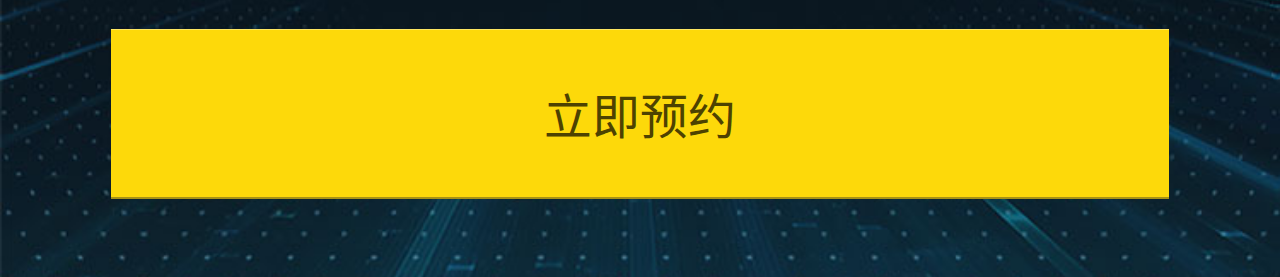
<file: cst_mobile_v2.0/subinfo.html>
<!DOCTYPE html>
<html lang="zh-cn">
<head>
<meta charset="UTF-8">
<meta content="width=device-width,initial-scale=1.0,maximum-scale=1.0,user-scalable=no" name="viewport">
<meta content="yes" name="apple-mobile-web-app-capable">
<meta content="black" name="apple-mobile-web-app-status-bar-style">
<meta content="telephone=no" name="format-detection">
<meta content="email=no" name="format-detection">
<title>财视通</title>
<link rel="stylesheet" href="css/reset.css">
<link rel="stylesheet" href="css/validate.css" />
<link rel="stylesheet" href="css/style.css">
<script src="script/lib/51size.js"></script>
</head>
<body style="background:url(css/img/subinfo-h5.jpg) top center no-repeat;background-size:cover;">
<div class="subinfo_sky"></div>
<div class="subinfo-form">
	<form id="form">
		<div class="wrap">
			<input class="info username" type="text" placeholder="请输入2-5字中文姓名" data-required="true" data-descriptions="username"/>
		</div>
		<div class="wrap">
			<input class="info usertel" type="text" placeholder="请输入11位手机号码" data-validate="phone" data-describedby="phone-description"/>
		</div>
		<div class="btn">
			<input class="sub" type="submit" value="立即预约"/>
		</div>
	</form>
</div>
<div class="subinfo-in subinfo_in">
	<img src="css/img/subinfo-in-code.png" />
</div>
<script src="script/lib/zepto.js"></script>
<script src="script/lib/zepto-mvalidate.js"></script>
<script src="script/subinfoform.js"></script>
</body>
</html>
</file>
<file: cst_mobile_v2.0/css/validate.css>
.field-invalid{
    border-color:#a94442;
}
.field-invalidmsg{
    color:#a94442;
}
.field-validmsg{
    color:#3c763d;
}
.field-tooltipWrap{
    position: absolute;
    left: 0;
    top: 0;
    width: 100%;
    z-index: 19891014;
}
.field-tooltipInner{
    pointer-events: none;
    display: table;
    position:fixed;
    left:0;
    top:0;
    width:100%;
    height:100%;
}
.field-tooltip{
    display: table-cell;
    vertical-align: middle;
    text-align: center;
}
.field-tooltip .field-invalidmsg,
.field-tooltip .field-validmsg{
    color: #fff;
}
.field-tooltip .zvalid-resultformat{
    display: inline-block;
    position: relative;
    background-color:rgba(0,0,0,0.8);
    color: #fff;
    padding: 10px 15px;
    font-size: 14px;
    border-radius: 6px;
    box-shadow: 0 0 8px rgba(0,0,0,.1);
    pointer-events: auto;
    animation-name:fieldTipBounceIn;
    -webkit-animation-name:fieldTipBounceIn;
    -webkit-animation-fill-mode: both;
    animation-fill-mode: both;
    -webkit-animation-duration: .18s;
    animation-duration: .18s;
}

@-webkit-keyframes fieldTipBounceIn{

  0% {
    opacity: 0;
    -webkit-transform: scale3d(.3, .3, .3);
    transform: scale3d(.3, .3, .3);
  }
  100% {
    opacity: 1;
    -webkit-transform: scale3d(1, 1, 1);
    transform: scale3d(1, 1, 1);
  }
}


@keyframes 

{


  0% {
    opacity: 0;
    -webkit-transform: scale3d(.3, .3, .3);
    transform: scale3d(.3, .3, .3);
  }
  100% {
    opacity: 1;
    -webkit-transform: scale3d(1, 1, 1);
    transform: scale3d(1, 1, 1);
  }
}
</file>
<file: cst_mobile_v2.0/css/style.css>
@charset "utf-8";

/***********************subinfo********************/
.subinfo_sky {width:100%; height:7rem;}
/*.subinfo-form {width:6.2rem; height:4rem; position:fixed; top:55%; left:50%; -webkit-transform:translateX(-50%); transform:translateX(-50%);}*/
.subinfo-form {width:6.2rem; height:4rem; margin:0 auto;}
.subinfo-form .wrap {width:100%; height:.8rem; margin-bottom:.32rem;}
.subinfo-form .wrap .info {width:100%; height:.8rem; border:none 0; font-size:.3rem; line-height:normal; vertical-align: middle; padding-left:.94rem; color: #333;}
.subinfo-form .wrap .username {background:#dcdcdc url(img/subinfo-username.png) no-repeat left center; background-position-x:.34rem; background-size:.3rem .33rem;}
.subinfo-form .wrap .usertel {background:#dcdcdc url(img/subinfo-usertel.png) no-repeat left center; background-position-x:.34rem; background-size:.35rem .37rem;}
.subinfo-form .btn {width:100%; height:1rem;}
.subinfo-form .btn .sub {width:100%; height:1rem; border: none 0; border-bottom:2px solid #a79215; border-top:1px solid rgba(255,255,255,.36); background-color:#fdd90a; color: #4d4201; font-size:.28rem;}
.subinfo-in {width:100%; height:100%; background:url(img/subinfo-in-bg.jpg) no-repeat top center; background-size:cover; position:absolute; top:0; left:0; z-index:10;}
.subinfo-in img {width:3.15rem; height:3.16rem; background:url(img/subinfo-in-code.png) no-repeat; background-size:cover; position: absolute; bottom:1.7rem; left:50%; -webkit-transform:translateX(-50%); transform:translateX(-50%);}

/***********************index********************/
/*****common*****/
body {background-color:#fbfbfb;}
.i-tit {width:100%; height:.3rem; position:relative;}
.i-tit .head {float:left; padding:0 .1rem 0.06rem; border-bottom:1px solid #f09a1f; text-align:center; line-height:1; font-size:.18rem; color:#f09a1f; position:absolute; top:0; left:50%; -webkit-transform:translateX(-50%); transform:translateX(-50%);}
.i-tit .head .angle {width:0; height:0; border:4px solid red; border-color:#f09a1f transparent transparent transparent; position:absolute; left:50%; bottom:-8px; -webkit-transform:translateX(-50%); transform:translateX(-50%);}
/*****头部*****/
.i-nav {width:100%; height:.88rem; padding:0 .2rem; background-color:#db2634;}
.i-nav .logo {float:left; padding-top:.18rem;}
.i-nav .logo img {display:block; width:1.96rem; height:.51rem;}
.i-nav .search {float:right; width:3.74rem; height:.54rem; margin-top:.18rem; border-radius:1rem; background-color:#FFFFFF;}
.i-nav .search .text {float:left; display:block;}
.i-nav .search .text input {display:block; width:3.2rem; height:.54rem; border-radius:1rem; line-height:normal; vertical-align:middle; padding:0 .2rem; outline:none; border:none; font-size:12px; color:#333;}
.i-nav .search .search-btn {float:right; padding:.1rem .2rem 0 0;}
.i-nav .search .search-btn img {display:block; width:.34rem; height:.34rem;}
.i-banner {width:100%; height:2.8rem; background:url(img/i_banner.jpg) no-repeat top center; background-size:cover;}
/*****super*****/
.i-super {width:100%; height:2.45rem; background-color:#fbfbfb;}
.i-super .wrap {float:left; width:33.33%;}
.i-super .wrap img {display:block; width:1.06rem; height:1.06rem; margin:.3rem auto;}
.i-super .wrap p {font-size:.18rem; line-height:1.4; color:#7d7d7d; text-align:center;}
/*****product*****/
.i-product .i-product-head {padding-top:.15rem; padding-bottom:.15rem; background-color:#FFFFFF;}
.i-product .wrap {width:100%; height:2.2rem; background-color:#FFFFFF; padding:.1rem .2rem;}
.i-product-tit {font-size:.2rem; line-height:1.8; color:#979797; border-bottom:1px solid #e2e0df;}
.i-product .wrap {margin-bottom:.1rem;}
.i-product .wrap .info {float:left; width:5.6rem;}
.i-product .wrap .info .head {width:100%; height:.22rem; margin:.3rem 0 .4rem; font-size:.22rem;}
.i-product .wrap .info .head span {float:left; max-width:5.1rem; color:#555555; text-overflow:ellipsis; overflow:hidden; white-space:nowrap;}
.i-product .wrap .info .head img {float:left; width:.39rem; height:.16rem; margin-top:0.04rem; margin-left:4px;}
.i-product .wrap .message {width:6rem; position:absolute; left:-.1rem;}
.i-product .wrap .message .list {float:left; width:1.5rem;}
.i-product .wrap .message .list .val {font-size:.24rem; color:#d5ae77; line-height:1; text-align:center; text-overflow:ellipsis; overflow:hidden; white-space:nowrap;}
.i-product .wrap .message .list .val span {font-size:.14rem;}
.i-product .wrap .message .list .key {font-size:.14rem; color:#979797; line-height:2; text-align:center; text-overflow:ellipsis; overflow:hidden; white-space:nowrap;}
.i-product .wrap .subn {float:right; width:1.4rem; margin-top:.22rem;}
.i-product .wrap .subn .sub {display:block; width:1.4rem; height:.4rem; border-radius:2px; line-height:.4rem; font-size:.16rem; color:#ffffff; text-align:center; background-color:#db2634;}
.i-product .wrap .subn .people {font-size:.16rem; line-height:2; color:#db2634; text-align:center;}
/*****research*****/
.i-research {padding:0 .2rem; background-color:#FFFFFF;}
.i-research .i-research-head {padding-top:.15rem; padding-bottom:.15rem; background-color:#FFFFFF;}
.i-research .wrap {height:1.85rem; border-top:1px solid #e2e0df; background-color:#FFFFFF;}
.i-research .wrap .head {font-size:.22rem; line-height:3.4; color:#555555; max-width:6.5rem; text-overflow:ellipsis; overflow:hidden; white-space:nowrap;}
.i-research .wrap .head .dot {display:inline-block; width:4px; height:4px; border-radius:50%; vertical-align:middle; margin: 0 4px; background-color:#db2634;}
.i-research .wrap .content {font-size:.2rem; line-height:1.2; color:#979797; text-indent:2em; display:-webkit-box!important; overflow: hidden; text-overflow: ellipsis; word-break: break-all; -webkit-box-orient: vertical;	-webkit-line-clamp: 3; }
/*****aboutus*****/
.i-aboutus {margin:.1rem 0; height:1.25rem;}
.i-aboutus .blank {float:left; width:2%; height:1.25rem; background-color:#fbfbfb;}
.i-aboutus .wrap {float:left;width:32%; height:1.25rem; padding-top:.3rem; background-color:#FFFFFF;}
.i-aboutus .wrap .pic {height:.6rem;}
.i-aboutus .wrap .pic img {display:block; margin:0 auto;}
.i-aboutus .wrap .word {font-size:.16rem; color:#979797; text-align:center;}
.i-aboutus .wrap .pic .img1 {width:.6rem; height:.53rem;}
.i-aboutus .wrap .pic .img2 {width:.34rem; height:.52rem;}
.i-aboutus .wrap .pic .img3 {width:.3rem; height:.4rem;}
/*****code*****/
.i-code {width:100%; height:2.8rem; padding-top:.36rem; background-color:#FFFFFF;}
.i-code img {display:block; width:2.23rem; height:2.16rem; margin:0 auto;}

/***********************login登录********************/
.login-nav {height:.88rem; width:100%; padding:0 .2rem;}
.login-nav .tit {font-size:.34rem; line-height:.88rem; text-align:center; color:#FFFFFF;}
.login-nav .back {float:left; width:0.22rem; height:0.39rem; background:url(img/login_back.png) no-repeat; background-size:cover; margin-top:.2rem;}
.login-form {width:84%; margin:1.4rem auto 0;}
.login-form .wrap {margin-bottom:.4rem;}
.login-form .wrap .icon-phone {float:left; width:.22rem; height:.36rem; background:url(img/login_phone.png) no-repeat; background-size:cover; margin-right:.18rem; margin-top:.1rem;}
.login-form .wrap .icon-pass {float:left; width:.28rem; height:.37rem; background:url(img/login_password.png) no-repeat; background-size:cover; margin-right:.12rem; margin-top:.1rem;}
.login-form .wrap .input {float:left; width:90%;}
.login-form .wrap .input input {display:block; width:100%; height:.5rem; background:transparent; font-size:14px; border:none; border-bottom:1px solid #FFFFFF; color:#FFFFFF;}
.login-form .subn {margin:.5rem 0 .6rem 0;}
.login-form .subn input {display:block; width:100%; height:.8rem; border:1px solid #fff; background:transparent; font-size:16px; line-height:.8rem; text-align:center; color:#fff;}
.login-form .login-tips-in {margin-left:50%; -webkit-transform:translateX(-50%); transform:translateX(-50%);}
.login-form .login-tips a {float:left; font-size:.28rem; line-height:.32rem; color:#FFFFFF;}
.login-form .login-tips span {float:left; font-size:.28rem; line-height:.32rem; margin:0 8px;}
.login-footer {width:7.1rem; height:.53rem; background:url(img/login_footer.png) no-repeat top center; background-size:cover; position:fixed; bottom:.4rem; left:50%; -webkit-transform:translateX(-50%); transform:translateX(-50%);}

/***********************register注册********************/
.register-nav {height:.88rem; width:100%; padding:0 .2rem; background-color:#d32f2f;}
.register-nav .tit {font-size:.34rem; line-height:.88rem; text-align:center; color:#FFFFFF;}
.register-nav .back {float:left; width:0.22rem; height:0.39rem; background:url(img/login_back.png) no-repeat; background-size:cover; margin-top:.2rem;}
.register-form {width:84%; margin:.5rem auto 0;}
.register-form .wrap {margin-bottom:.4rem;}
.register-form .wrap .icon-phone {float:left; width:.22rem; height:.36rem; background:url(img/register-phone.png) no-repeat; background-size:cover; margin-right:.28rem; margin-top:.1rem;}
.register-form .wrap .icon-code {float:left; width:.36rem; height:.24rem; background:url(img/register-code.png) no-repeat; background-size:cover; margin-right:.14rem; margin-top:.1rem;}
.register-form .wrap .icon-pass {float:left; width:.28rem; height:.37rem; background:url(img/register-password.png) no-repeat; background-size:cover; margin-right:.22rem; margin-top:.1rem;}
.register-form .wrap .input {float:left; width:90%; position:relative;}
.register-form .wrap .input input {display:block; width:100%; height:.5rem; background:transparent; font-size:14px; border:none; border-bottom:1px solid #aeaeae; color:#333;}
.register-form .subn {}
.register-form .subn input {display:block; width:100%; height:.8rem; border:none; background:#d32f2f; font-size:16px; line-height:.8rem; text-align:center; color:#fff;}
.register-form .agreement {font-size:.24rem; line-height:1.4; color:#aeaeae; margin:.7rem 0 .4rem 0;}
.register-form .agreement a {color:#d32f2f;}
.register-form .test {width:1.7rem; height:.5rem; border:none; background-color:#d32f2f; color:#FFFFFF; text-align:center; line-height:normal; position:absolute; right:0; bottom:5px;}

/***********************agreement注册协议********************/
.agreement-in {padding:0 .2rem 1rem; background-color:#f8f8f8;}
.agreement-in .head {font-size:.26rem; line-height:2; color:#d32f2f; margin-top:.4rem;}
.agreement-in .tit {font-size:.26rem; font-weight:bold; line-height:2; color:#aeaeae; margin-top:.4rem;}
.agreement-in .content {font-size:.24rem; line-height:2; color:#aeaeae;}

/***********************research-in投研信息********************/
.research-work {width:100%; padding:.1rem .2rem 0; background-color:#f8f8f8;}
.research-work .tit {font-size:.28rem; color:#555555; line-height:3.4; text-align:center;}
.research-work .content-in {font-size:.24rem; line-height:1.6; color:#aeaeae; text-indent:2em; margin-bottom:.4rem;}

/***********************contact联系我们********************/
.contact-word {width:100%; padding:0 .2rem; background-color:#f8f8f8;}
.contact-word .head {padding:.5rem 0 .3rem;}
.contact-word .head .lianxi {font-size:.38rem; line-height:1; padding-left:.1rem; border-left:3px solid #d32f2f;  color:#d32f2f;}
.contact-word .name {font-size:.32rem; line-height:2.4; color:#555555; font-weight:bold;}
.contact-word .info {font-size:.32rem; line-height:2.4; color:#555555;}
.contact-word .pic {display:block; width:6.25rem; height:4.98rem; margin:.7rem auto;}

/***********************about财视通介绍********************/
.about-info .info-content {padding:0 .2rem;}
.about-info .head {width:100%; height:1.71rem; background:url(img/about-head1.jpg) no-repeat top center; background-size:cover; margin-bottom:.2rem;}
.about-info p {font-size:.26rem; line-height:2; color:#7d7d7d; text-indent:2em; margin-bottom:.4rem;}

.about-cul .head {width:100%; height:1.71rem; background:url(img/about-head2.jpg) no-repeat top center; background-size:cover; margin-bottom:.5rem;}
.about-cul .wrap {float:left; width:33.33%; text-align:center;}
.about-cul .wrap img {display:block; width:1rem; height:1rem; margin:0 auto;}
.about-cul .wrap h2 {font-size:.34rem; line-height:2.4; color:#d32f2f;}
.about-cul .wrap p {font-size:.24rem; line-height:1.4; color:#7d7d7d;}

.about-teams {margin-top:.4rem;}
.about-teams .tit {font-size:.38rem; color:#7d7d7d; text-align:center; line-height:4;}
.about-teams .pic1 {display:block; width:6.8rem; height:2.78rem; margin:0 auto;}
.about-teams .pic2 {display:block; width:6.68rem; height:2.06rem; margin:0 auto;}

.about-footer {width:100%; height:5.2rem; padding:0 .2rem; margin-top:.4rem; background:url(img/about-footer-bg.jpg) no-repeat bottom center; background-size:cover;}
.about-footer .foot-in {border-top:1px dashed #909090; padding-top:.6rem;}
.about-footer .foot-in p {font-size:.26rem; color:#0a0d0a; line-height:2.4; text-align:center;}
.about-footer .foot-in .code {margin:.5rem auto; width:4.3rem;}
.about-footer .foot-in .code1 {float:left; width:1.76rem; height:2.01rem;}
.about-footer .foot-in .code2 {float:right; width:1.63rem; height:2rem;}

/***********************allfinancialplanner全名理财师********************/
.allfinancialplanner-pic1 {width:100%; height:2.83rem; background:url(img/allfinancialplanner01.jpg) no-repeat top center; background-size:cover;}
.allfinancialplanner-pic2 {width:100%; height:4.44rem; background:url(img/allfinancialplanner02.jpg) no-repeat top center; background-size:cover;}
.allfinancialplanner-pic3 {width:100%; height:7.74rem; background:url(img/allfinancialplanner03.jpg) no-repeat top center; background-size:cover;}
.allfinancialplanner-pic4 {width:100%; height:5.66rem; background:url(img/allfinancialplanner04.jpg) no-repeat top center; background-size:cover;}
.allfinancialplanner-pic5 {width:100%; height:5.67rem; background:url(img/allfinancialplanner05.jpg) no-repeat top center; background-size:cover;}
.allfinancialplanner-pic6 {width:100%; height:3.63rem; background:url(img/allfinancialplanner06.jpg) no-repeat top center; background-size:cover;}


/***********************首页预约弹窗********************/
.link-pop {width:100%; height:100%; background:rgba(0,0,0,.6); position:fixed; top:0; left:0; z-index:99;}
.link-pop-in {width:6.4rem; height:3.8rem; border-radius:6px; background-color:#FFFFFF; position:absolute; top:0; bottom:0; left:0; right:0; margin:auto; overflow:hidden;}
.link-pop .hd {width:100%; height:.8rem; background-color:#db2634; position:relative;}
.link-pop .hd h3 {font-size:.32rem; color:#FFFFFF; text-align:center; line-height:.8rem;}
.link-pop .hd span {display:block; font-size:.6rem; line-height:.8rem; color:#FFFFFF; position:absolute; top:0; right:.2rem;}
.link-pop .bd {width:4.2rem; height:.6rem; margin:.5rem auto; margin-left:22%;}
.link-pop .bd input {display:block; float:left; width:3.4rem; height:.6rem; padding:0 .1rem; border:1px solid #ccc; outline:none; color:#333;}
.link-pop .bd p {float:left; font-size:.26rem; line-height:.6rem; padding-left:.1rem; color:#db2634;}
.link-pop .yes {display:block; width:2rem; height:.6rem; border:none; background-color:#db2634; font-size:.26rem; line-height:.6rem; text-align:center; color:#FFFFFF; margin:0 auto;}


/***********************弹窗********************/
.pop {width:100%; height:100%; background:rgba(0,0,0,.6); position:fixed; top:0; left:0; z-index:99;}
.pop-in {width:6.4rem; height:3.8rem; border-radius:6px; background-color:#FFFFFF; position:absolute; top:0; bottom:0; left:0; right:0; margin:auto; overflow:hidden;}
.pop .pop-head {width:100%; height:2.4rem; padding:.1rem .18rem 0; background-color:#f3f3f3;}
.pop .pop-head h3 {font-size:.26rem; line-height:2; color:#7f7f7f;}
.pop .pop-head p {font-size:.24rem; line-height:1.6; color:#7f7f7f; text-indent:2em;}
.pop .pop-head span {float:right; font-size:.26rem; line-height:1.6; color:#7f7f7f;}
.pop .pop-link {padding:.4rem .65rem 0;}
.pop .pop-link .zhu {float:left; width:2.08rem; height:.66rem; border-radius:2px; border:1px solid #db2634; background-color:#FFFFFF; font-size:.28rem; line-height:.66rem; text-align:center; color:#db2634;}
.pop .pop-link .deng {float:right; width:2.1rem; height:.66rem; border-radius:2px; background-color:#db2634; font-size:.28rem; line-height:.66rem; text-align:center; color:#FFFFFF;}
</file>
<file: cst_first/css/base.css>
@charset "UTF-8";
/*Css 初始化*/
html,body,h1,h2,h3,h4,h5,h6,div,dl,dt,dd,ul,ol,li,p,blockquote,pre,hr,figure,table,caption,th,td,form,fieldset,legend,input,button,textarea,menu{margin:0;padding:0;}
header,footer,section,article,aside,nav,hgroup,address,figure,figcaption,menu,details{display:block;}
table{border-collapse:collapse;border-spacing:0;}
caption,th{text-align:left;font-weight:normal;}
html,body,fieldset,img,iframe,abbr{border:0;}
i,cite,em,var,address,dfn{font-style:normal;}
[hidefocus],summary{outline:0;}
pre,code,kbd,samp{font-family:inherit;}
q:before,q:after{content:none;}
textarea{overflow:auto;resize:none;}
label,summary{cursor:default;}
a,button{cursor:pointer;}

/*让这些的标签内外边距都是0*/
fieldset, img { border:none;}
ul,ol,li{ list-style:none; }
body { color:#515151;}

/*清除浮动*/
.clearfix:after { content:"."; display:block; height:0;visibility:hidden; clear:both; }
.clearfix { zoom:1; }
.clearit { clear:both; height:0; font-size:0;overflow:hidden;}

/*a标签*/
a{ color:#666; text-decoration:none; }
a:visited { color:#666; }
a:hover, a:active, a:focus { text-decoration:none; }

html {font-size:625%;}
body{font-size:.16rem; font-family: "Helvetica Neue", Helvetica, Arial, "Microsoft Yahei UI", "Microsoft YaHei", SimHei, "\5B8B\4F53", simsun, sans-serif;}
p{word-wrap:break-word;}
div{box-sizing: border-box;}
img{display: block;max-width: 100%;}
h1,h2,h3,h4,h5{font-weight: normal;}

.fl {float: left;}
.fr {float: right;}
</file>
<file: cst_first/css/style.css>
@charset "utf-8";


/*-----------------------------  关于我们     ---------------------------*/
/*public*/
.music { width: .6rem; height: .6rem; position: fixed; top: 3%; right: 5%; z-index: 999;}
.music_start { background: url(../imgs/music.png); background-size: contain; animation: play 1.2s linear infinite; -webkit-animation: play 1.2s linear infinite;}
.music_stop { background: url(../imgs/music.png); background-size: contain;}
#fullPage {position: relative;}
.section {width: 100%; height: 100%; background: url(../imgs/about_bg.jpg); background-size: cover; position: relative; overflow: hidden;}
.a_se_down { width:.34rem; height: .2rem; position: absolute; left: 49%; bottom: 5%; animation: down .8s ease-out infinite alternate; -webkit-animation: down .8s ease-out infinite alternate;}
@keyframes down{
	from{transform: translateY(0);}
	to{transform: translateY(10px);}
}
@-webkit-keyframes down{
	from{transform: translateY(0);}
	to{transform: translateY(10px);}
}
@keyframes play{
	from{-webkit-transform: rotateZ(0deg);}
	to{-webkit-transform: rotateZ(-360deg);}
}
@-webkit-keyframes play{
	from{-webkit-transform: rotateZ(0deg);}
	to{-webkit-transform: rotateZ(-360deg);}
}

/*section1*/
.section1 {padding: 0 1.2rem 0 .2rem;}
.a_se1_bgt {width: 6.8rem; height: 8.9rem; background: url(../imgs/about_1_bg_top.png); background-size: cover; position: absolute; top: 1rem; left: 0;}
.a_se1_bgb { width: 100%; height: 5.3rem; background: url(../imgs/about_1_bg_bottom.png); background-size: cover; position: absolute; left: 0; bottom: 0;}
.a_se1_tit {width: 80%; position: absolute; left: 3%; top: 1.2rem; z-index: 1;}
.a_se1_tit h1 { font-size: .48rem; line-height: 1.6; color: #ffd800; text-align: right;}
.a_se1_tit h3 { font-size: .22rem; line-height: 1.6; color: #ffd800; text-align: right;}
.a_se1_tit .line { width: 100%; height: 2px; margin: .1rem auto; background-color: #ffd800;}
.a_se1_tit p { font-size: .2rem; line-height: 2; color: #FFFFFF; text-indent: 2em; letter-spacing: 1px;}


/*section2*/
.a_se2_bgh { width: 2.73rem; height: 3.05rem; background: url(../imgs/about_2_bg_head.png); background-size: cover; position: absolute; right: 50px; top: 30px; font-size: .4rem; text-align: center; line-height: 3.05rem; color: #FFFFFF;}
.a_se2_bg { width: 6.5rem; height: 9.14rem; background: url(../imgs/about_2_bg.png); background-size: cover; position: absolute; top: 20%; left: 0;}
.a_se2_main { width: 100%; position: absolute; top: 25%; left: 0;}
.a_se2_main .line { float: left; width: 25%; height: 2.2rem; padding-top: .5rem;}
.a_se2_main .line span { display: block; width: 100%; height: 2px; background-color: #ffd800;}
.a_se2_main .right { float: left; height: 2.7rem; width: 75%;}
.a_se2_main .right .tit { width: 1rem; height: 1rem; border: 2px solid #ffd800; border-radius: 50%; font-size: .34rem; text-align: center; line-height: 1rem; color: #ffd800; margin-bottom: .2rem;}
.a_se2_main .right p { font-size: .24rem; line-height: 1.5; color: #FFFFFF;}
/*active*/
.active .a_se2_bgh { animation: shake 1s;}
@keyframes shake{
	20%{
		-webkit-transform: rotate(-25deg);
		transform: rotate(-25deg);
	}
	30%{
		-webkit-transform: rotate(20deg);
		transform: rotate(20deg);
	}
	40%{
		-webkit-transform: rotate(-15deg);
		transform: rotate(-15deg);
	}
	60%{
		-webkit-transform: rotate(10deg);
		transform: rotate(10deg);
	}
	80%{
		-webkit-transform: rotate(-5deg);
		transform: rotate(-5deg);
	}
	100%{
		-webkit-transform: rotate(0);
		transform: rotate(0);
	}
}
.a_se2_main .page { -webkit-transform: translateY(-2000px); transform: translateY(-2000px); opacity: 0;}
.active .a_se2_main .page { -webkit-transform: translateY(0); transform: translateY(0); opacity: 1;}
.a_se2_main .page:nth-child(1){ transition: all .8s;}
.a_se2_main .page:nth-child(2){ transition: all .8s .8s;}
.a_se2_main .page:nth-child(3){ transition: all .8s 1.6s;}

/*section3*/
.a_se3_bgh { top: 0; right: 20px;}
.a_se3_main { position: absolute; left: 0; bottom: 5%;}
.a_se3_main .page { width: 6.5rem; height: 1.6rem; padding-top: .1rem; margin-bottom: .4rem;}
.a_se3_main .page:nth-child(odd) {background: rgba(224,203,118,.17); transform: translateX(1000px); -webkit-transform: translateX(1000px); opacity: 0; -webkit-transition: all .8s; transition: all .8s;}
.a_se3_main .page:nth-child(even) {background: rgba(255,255,255,.17); transform: translateX(-1000px); -webkit-transform: translateX(-1000px); opacity: 0; -webkit-transition: all .8s; transition: all .8s;}
.a_se3_main .pic { float: left; width: 1.4rem; height: 1.4rem; border: 2px solid #ffd800; border-radius: 50%;  background: url(../imgs/about_3_page1.jpg); background-size: contain; margin: 0 .3rem 0 .2rem;}
.a_se3_main .tit { float: left; width: 4.6rem; overflow: hidden;}
.a_se3_main .tit h3 { font-size: .24rem; line-height: 1.5; color: #ffd800;}
.a_se3_main .tit p { font-size: .2rem; line-height: 1.5; color: #FFFFFF;}
.a_se3_main .right { float: right; width: .13rem; height: .25rem; margin-right: 10px; margin-top: .55rem; display: none;}
/*active*/
.active .a_se3_main .page:nth-child(odd) { transform: translateX(0); -webkit-transform: translateX(0); opacity: 1;}
.active .a_se3_main .page:nth-child(even) { transform: translateX(0); -webkit-transform: translateX(0); opacity: 1;}

/*section4*/
.a_se3_main .pic2 {background: url(../imgs/about_3_page2.jpg); background-size: contain;}
.a_se3_main .pic3 {background: url(../imgs/about_3_page3.jpg); background-size: contain;}
.a_se3_main .pic4 {background: url(../imgs/about_3_page4.jpg); background-size: contain;}
.a_se3_main .pic5 {background: url(../imgs/about_3_page5.jpg); background-size: contain;}

.a_se4_main_in { width: 6rem; height: 9rem; position: absolute; top: 18%; left: 50%; transform: translateX(-50%); -webkit-transform: translateX(-50%);}
.a_se4_main_in .page { width: 6rem; height: 8rem; padding: .5rem .3rem 0; background: rgba(255,255,255,.2);}
.a_se4_main_in .active {display: block;}
.a_se4_main_in .back { width: .7rem; height: .7rem; background: url(../imgs/about_3_back.png) no-repeat; background-size: contain; position: absolute; top: .1rem; left: .1rem; display: none;}
.a_se4_main_in .pic { width: 2.8rem; height: 2.8rem; border: 2px solid #ffd800; border-radius: 50%; background: url(../imgs/about_3_page1.jpg) no-repeat center top; background-size: cover; margin: 0 auto .15rem;}
.a_se4_main_in h2 { font-size: .34rem; color: #ffd800; line-height: 1.5; margin-left: 1.4rem;}
.a_se4_main_in h2 span { font-size: .26rem;}
.a_se4_main_in h4 { font-size: .24rem; color: #ffd800; line-height: 2; margin-left: 1.4rem}
.a_se4_main_in .line { width: 100%; height: 2px; background-color: #FFFFFF; margin: .1rem 0;}
.a_se4_main_in p { font-size: .24rem; line-height: 2; text-indent: 2em; color: #FFFFFF;}

.a_se4_main_in .page2 .pic {background: url(../imgs/about_3_page2.jpg) no-repeat center top; background-size: cover;}
.a_se4_main_in .page3 .pic {background: url(../imgs/about_3_page4.jpg) no-repeat center top; background-size: cover;}
.a_se4_main_in .page4 .pic {background: url(../imgs/about_3_page3.jpg) no-repeat center top; background-size: cover;}
.a_se4_main_in .page5 .pic {background: url(../imgs/about_3_page5.jpg) no-repeat center top; background-size: cover;}


/*section5*/
.a_se5_bgh { width: 3.04rem; height: 2.96rem; padding-left: 1.1rem; background: url(../imgs/about_4_bg1.png) no-repeat; background-size: cover; font-size: .3rem; line-height: 2.96rem; color: #FFFFFF; position: absolute; top: 0; right: 0; -webkit-transform: translateX(500px); transform: translateX(500px); opacity: 0; transition: all .5s;}
.a_se5_bgb { width: 4.68rem; height: 10.12rem; background: url(../imgs/about_4_bg2.png); background-size: cover; position: absolute; top: 0; left: 0; z-index: 1;}
.a_se5_main { width: 90%; position: absolute; top: 12%; left: 3%; z-index: 2;}
.a_se5_main .page { width: 3.62rem; height: 1.8rem; border-radius: 5px; margin-bottom: .2rem; -webkit-transform: scale(.2,.2); transform: scale(.2,.2); opacity: 0;}
.a_se5_main .page1 { background: url(../imgs/about_5_bg1.jpg); background-size: cover; -webkit-transition: all .3s; transition: all .3s;}
.a_se5_main .page2 { background: url(../imgs/about_5_bg2.jpg); background-size: cover; -webkit-transition: all .3s .3s; transition: all .3s .3s;}
.a_se5_main .page3 { background: url(../imgs/about_5_bg3.jpg); background-size: cover; -webkit-transition: all .3s .6s; transition: all .3s .6s;}
.a_se5_main .page4 { background: url(../imgs/about_5_bg4.jpg); background-size: cover; -webkit-transition: all .3s .9s; transition: all .3s .9s;}
.a_se5_main .page5 { background: url(../imgs/about_5_bg5.jpg); background-size: cover; -webkit-transition: all .3s 1.2s; transition: all .3s 1.2s;}
/*active*/
.active .a_se5_main .page { -webkit-transform: scale(1,1); transform: scale(1,1); opacity: 1;}
.active .a_se5_bgh {-webkit-transform: translateX(0); transform: translateX(0); opacity: 1;}

/*section6*/
.a_se6_bgh { width: 3.04rem; height: 2.96rem; padding-left: 1.1rem; background: url(../imgs/about_4_bg1.png) no-repeat; background-size: cover; font-size: .3rem; line-height: 2.96rem; color: #FFFFFF; position: absolute; top: 5%; right: 0; -webkit-transform: translateX(500px); transform: translateX(500px); opacity: 0; transition: all .5s;}
.a_se6_bg1 { width: 7.04rem; height: 7.21rem; background: url(../imgs/about_6_bg1.png) no-repeat; background-size: cover; position: absolute; top: 20%; left: 2.5%; -webkit-transform: scale(.2,.2); transform: scale(.2,.2); transition: all 1s; opacity: 0;}
.a_se6_bg2 { width: 100%; height: .2rem; background: url(../imgs/about_6_bg2.png) no-repeat; background-size: cover; position: absolute; left: 0; bottom: 10%;}
/*active*/
.active .a_se6_bgh {-webkit-transform: translateX(0); transform: translateX(0); opacity: 1;}
.active .a_se6_bg1 {-webkit-transform: scale(1,1); transform: scale(1,1); opacity: 1;}

/*section7*/
.a_se7_bgh { width: 2.73rem; height: 3.05rem; background: url(../imgs/about_2_bg_head.png); background-size: cover; position: absolute; right: 10px; top: 20px; font-size: .4rem; text-align: center; line-height: 3.05rem; color: #FFFFFF; -webkit-transform: scale(.2,.2); transform: scale(.2,.2); transition: all .6s; opacity: 0; }
.a_se7_bg { width: 6.5rem; height: 9.14rem; background: url(../imgs/about_2_bg.png); background-size: cover; position: absolute; top: 10%; left: 0;}
.a_se7_main { width: 100%; position: absolute; left: 0; bottom: 10%;}
.a_se7_main .page { height: 1.2rem; padding: .2rem 0 0 .25rem; margin-bottom: .3rem; background: rgba(255,216,0,.3); -webkit-transform: translateX(-1000px); transform: translateX(-1000px); opacity: 0;}
.a_se7_main .pic { width: .8rem; height: .8rem; margin-right: .2rem;}
.a_se7_main .tit p { font-size: .28rem; line-height: 1.5; color: #FFFFFF;}
.a_se7_main .code { width: 4.14rem; height: 2.27rem; background: url(../imgs/about_7_code.png) no-repeat; background-size: cover; margin: 0 auto; opacity: 0; transition: all 3s 1.5s;}

.a_se7_main .page1 { width: 55%; transition: all .3s;}
.a_se7_main .page1 .pic { background: url(../imgs/about_7_page1.png) no-repeat; background-size: cover;}
.a_se7_main .page2 { width: 65%; transition: all .3s .3s;}
.a_se7_main .page2 .pic { background: url(../imgs/about_7_page2.png) no-repeat; background-size: cover;}
.a_se7_main .page3 { width: 75%; transition: all .3s .6s;}
.a_se7_main .page3 .pic { background: url(../imgs/about_7_page3.png) no-repeat; background-size: cover;}
.a_se7_main .page4 { width: 85%; transition: all .3s .9s;}
.a_se7_main .page4 .pic { background: url(../imgs/about_7_page4.png) no-repeat; background-size: cover;}
.a_se7_main .page5 { width: 95%; transition: all .3s 1.2s;}
.a_se7_main .page5 .pic { background: url(../imgs/about_7_page5.png) no-repeat; background-size: cover;}
/*active*/
.active .a_se7_bgh { -webkit-transform: scale(1,1); transform: scale(1,1); opacity: 1;}
.active .a_se7_main .page { -webkit-transform: translateX(0); transform: translateX(0); opacity: 1;}
.active .a_se7_main .code { opacity: 1;}


/*-----------------------------  万家共赢     ---------------------------*/
.wan_bg_img { width: 100%; height: 46.55rem; background: url(../imgs/wan_bg_img.jpg) no-repeat; background-size: cover;}
.wan_bg_bottom { width: 100%; height: 9.68rem; background: url(../imgs/wan_bg_bot.jpg) no-repeat; background-size: cover; padding-top: 2rem;}
.wan_bg_bottom .from1 { width: 90%; height: 7rem; padding-top: .6rem; background: rgba(255,255,255,.8); margin: 0 auto;}
.wan_bg_bottom .from1 input { border-radius: 0; -webkit-appearance: none;}
.wan_bg_bottom .info { display: block; box-sizing: border-box; width: 90%; height: .75rem; padding: 0 .1rem; border: 1px solid #482978; margin: 0 auto .6rem; font-size: 14px; outline: none;}
.wan_bg_bottom .code {width: 90%; height: .75rem; box-sizing: border-box; margin: 0 auto;}
.wan_bg_bottom .code .tel_code { float: left; width: 60%; height: .75rem; box-sizing: border-box; padding: 0 .1rem; border: 1px solid #482978; font-size: 14px; outline: none;}
.wan_bg_bottom .code .tel_click { float: left; width: 40%; height: .75rem; vertical-align: middle; border: 0 none; background-color: #482978; color: #FFFFFF; outline: none;}
.wan_bg_bottom .sbm { display: block; width: 75%; height: .7rem; margin: 1.2rem auto 0; background-color: #482978; font-size: .3rem; line-height: .7rem; text-align: center; color: #FFFFFF; border: 0 none;}

































/*响应式部分*/
/*媒体查询，大于 415 小于 640*/
@media (min-width: 415px) and (max-width: 640px) {
	
}
/*媒体查询，大于 376 小于 414*/
@media (min-width: 376px) and (max-width: 414px) {
	
}
/*媒体查询，大于 356 小于 375 适配红米note3*/
@media (min-width: 356px) and (max-width: 375px) {
	
}
/*媒体查询，大于 321 小于 355*/
@media (min-width: 320px) and (max-width: 355px) {
	.a_se1_tit { width: 90%; top: .4rem;}
	.a_se1_tit p {font-size: 12px; letter-spacing: 0;}
	.a_se2_main .right p { font-size: .16rem;}
	.a_se3_main .tit p:nth-of-type(3) { display: none;}
}
</file>
<file: cst_first_v2.0/css/base.css>
@charset "UTF-8";
/*Css 初始化*/
html,body,h1,h2,h3,h4,h5,h6,div,dl,dt,dd,ul,ol,li,p,blockquote,pre,hr,figure,table,caption,th,td,form,fieldset,legend,input,button,textarea,menu{margin:0;padding:0;}
header,footer,section,article,aside,nav,hgroup,address,figure,figcaption,menu,details{display:block;}
table{border-collapse:collapse;border-spacing:0;}
caption,th{text-align:left;font-weight:normal;}
html,body,fieldset,img,iframe,abbr{border:0;}
i,cite,em,var,address,dfn{font-style:normal;}
[hidefocus],summary{outline:0;}
pre,code,kbd,samp{font-family:inherit;}
q:before,q:after{content:none;}
textarea{overflow:auto;resize:none;}
label,summary{cursor:default;}
a,button{cursor:pointer;}

/*让这些的标签内外边距都是0*/
fieldset, img { border:none;}
ul,ol,li{ list-style:none; }
body { color:#515151;}

/*清除浮动*/
.clearfix:after { content:"."; display:block; height:0;visibility:hidden; clear:both; }
.clearfix { zoom:1; }
.clearit { clear:both; height:0; font-size:0;overflow:hidden;}

/*a标签*/
a{ color:#666; text-decoration:none; }
a:visited { color:#666; }
a:hover, a:active, a:focus { text-decoration:none; }

html {font-size:625%;}
body{font-size:.16rem; font-family: "Helvetica Neue", Helvetica, Arial, "Microsoft Yahei UI", "Microsoft YaHei", SimHei, "\5B8B\4F53", simsun, sans-serif;}
p{word-wrap:break-word;}
div{box-sizing: border-box;}
img{display: block;max-width: 100%;}
h1,h2,h3,h4,h5{font-weight: normal;}

.fl {float: left;}
.fr {float: right;}
</file>
<file: cst_first_v2.0/css/style.css>
@charset "utf-8";


/*-----------------------------  关于我们     ---------------------------*/
/*public*/
.music { width: .6rem; height: .6rem; position: fixed; top: 3%; right: 5%; z-index: 999;}
.music_start { background: url(../imgs/music.png); background-size: contain; animation: play 1.2s linear infinite; -webkit-animation: play 1.2s linear infinite;}
.music_stop { background: url(../imgs/music.png); background-size: contain;}
#fullPage {position: relative;}
.section {width: 100%; height: 100%; background: url(../imgs/about_bg.jpg); background-size: cover; position: relative; overflow: hidden;}
.a_se_down { width:.34rem; height: .2rem; position: absolute; left: 49%; bottom: 5%; animation: down .8s ease-out infinite alternate; -webkit-animation: down .8s ease-out infinite alternate;}
@keyframes down{
	from{transform: translateY(0);}
	to{transform: translateY(10px);}
}
@-webkit-keyframes down{
	from{transform: translateY(0);}
	to{transform: translateY(10px);}
}
@keyframes play{
	from{-webkit-transform: rotateZ(0deg);}
	to{-webkit-transform: rotateZ(-360deg);}
}
@-webkit-keyframes play{
	from{-webkit-transform: rotateZ(0deg);}
	to{-webkit-transform: rotateZ(-360deg);}
}

/*section1*/
.section1 {padding: 0 1.2rem 0 .2rem;}
.a_se1_bgt {width: 5.62rem; height: 9.23rem; background: url(../imgs/about_1_bg_top.png); background-size: cover; position: absolute; top: 1rem; left: 0;}
.a_se1_bgb { width: 100%; height: 5.3rem; background: url(../imgs/about_1_bg_bottom.png); background-size: cover; position: absolute; left: 0; bottom: 0;}
.a_se1_tit {width: 80%; position: absolute; left: 3%; top: 1.2rem; z-index: 1; padding-top: 1rem;}
.a_se1_tit .logo { width: 3.45rem; height: .88rem; background: url(../imgs/about_1_logo.png) no-repeat; background-size: cover;position: absolute; top: 0; right: 0;}
.a_se1_tit .line { width: 100%; height: 2px; margin: .1rem auto; background-color: #ff6d00;}
.a_se1_tit p { font-size: .26rem; line-height: 2; color: #141414; text-indent: 2em; letter-spacing: 1px;}


/*section2*/
.a_se2_bgh { width: 2.34rem; height: 2.72rem; background: url(../imgs/about_2_bg_head.png); background-size: cover; position: absolute; right: 0; top: 30px; font-size: .34rem; padding-left: .7rem; line-height: 2.72rem; color: #FFFFFF; -webkit-transform: translateX(500px); transform: translateX(500px); opacity: 0; transition: all .5s;}
.a_se2_bg { width: 6.5rem; height: 9.14rem; background: url(../imgs/about_2_bg.png); background-size: cover; position: absolute; top: 10%; left: 0;}
.a_se2_main { width: 100%; position: absolute; bottom: 5%; left: 0;}
.a_se2_main .line { float: left; width: 15%; height: 1.6rem; padding-top: .7rem;}
.a_se2_main .line span { display: block; width: 100%; height: 2px; background-color: #ff6d00;}
.a_se2_main .right { float: left; height: 2.3rem; width: 85%;}
.a_se2_main .right .tit { width: 1.4rem; height: 1.4rem; border: 2px solid #ff6d00; border-radius: 50%; font-size: .38rem; text-align: center; line-height: 1.4rem; color: #ff6d00; margin-bottom: .1rem;}
.a_se2_main .right p { font-size: .32rem; line-height: 1.5; color: #2e2e2e;}
/*active*/
.a_se2_main .page { -webkit-transform: translateY(-2000px); transform: translateY(-2000px); opacity: 0;}
.active .a_se2_main .page { -webkit-transform: translateY(0); transform: translateY(0); opacity: 1;}
.a_se2_main .page:nth-child(1){ transition: all .6s;}
.a_se2_main .page:nth-child(2){ transition: all .6s .6s;}
.a_se2_main .page:nth-child(3){ transition: all .6s 1.2s;}
.a_se2_main .page:nth-child(4){ transition: all .6s 1.8s;}
.active .a_se2_bgh { -webkit-transform: translateX(0); transform: translateX(0); opacity: 1;}

/*section3*/
.a_se3_bgh { width: 2.07rem; height: 2.32rem; background: url(../imgs/about_3_bg_head.png) no-repeat; background-size: cover; position: absolute; top: 0; right: 0; font: .34rem/2.32rem "microsoft yahei"; color: #FFFFFF; text-align: center;}
.a_se3_main { position: absolute; left: 0; bottom: 5%;}
.a_se3_main .page { width: 6.8rem; height: 1.7rem; padding-top: .15rem; margin-bottom: .2rem;}
.a_se3_main .page:nth-child(odd) {background: rgba(255,255,255,.5); transform: translateX(1000px); -webkit-transform: translateX(1000px); opacity: 0; -webkit-transition: all .8s; transition: all .8s;}
.a_se3_main .page:nth-child(even) {background: rgba(255,109,0,.5); transform: translateX(-1000px); -webkit-transform: translateX(-1000px); opacity: 0; -webkit-transition: all .8s; transition: all .8s;}
.a_se3_main .pic { float: left; width: 1.4rem; height: 1.4rem; border: 2px solid #FFFFFF; border-radius: 50%;  background: url(../imgs/about_3_page1.jpg); background-size: contain; margin: 0 .2rem 0 .2rem;}
.a_se3_main .tit { float: left; width: 4.8rem; overflow: hidden;}
.a_se3_main .tit h3 { font-size: .28rem; line-height: 1.4; color: #2e2e2e;}
.a_se3_main .tit p { font-size: .26rem; line-height: 1.4; color: #2e2e2e;}
.a_se3_main .right { float: right; width: .13rem; height: .25rem; margin-right: 10px; margin-top: .55rem; display: none;}
/*active*/
.active .a_se3_main .page:nth-child(odd) { transform: translateX(0); -webkit-transform: translateX(0); opacity: 1;}
.active .a_se3_main .page:nth-child(even) { transform: translateX(0); -webkit-transform: translateX(0); opacity: 1;}
.active .a_se3_bgh { animation: shake3 1s;}
@keyframes shake3{
	20%{
		-webkit-transform: rotate(-25deg);
		transform: rotate(-25deg);
	}
	30%{
		-webkit-transform: rotate(20deg);
		transform: rotate(20deg);
	}
	40%{
		-webkit-transform: rotate(-15deg);
		transform: rotate(-15deg);
	}
	60%{
		-webkit-transform: rotate(10deg);
		transform: rotate(10deg);
	}
	80%{
		-webkit-transform: rotate(-5deg);
		transform: rotate(-5deg);
	}
	100%{
		-webkit-transform: rotate(0);
		transform: rotate(0);
	}
}

/*section4*/
.a_se3_main .pic2 {background: url(../imgs/about_3_page2.jpg); background-size: contain;}
.a_se3_main .pic3 {background: url(../imgs/about_3_page3.jpg); background-size: contain;}
.a_se3_main .pic4 {background: url(../imgs/about_3_page4.jpg); background-size: contain;}
.a_se3_main .pic5 {background: url(../imgs/about_3_page5.jpg); background-size: contain;}

.a_se4_main_in { width: 6rem; height: 9.4rem; position: absolute; top: 12%; left: 50%; transform: translateX(-50%); -webkit-transform: translateX(-50%);}
.a_se4_main_in .page { width: 6rem; height: 9.4rem; padding: .5rem .3rem 0; background: rgba(37,37,37,.5);}
.a_se4_main_in .active {display: block;}
.a_se4_main_in .back { width: .7rem; height: .7rem; background: url(../imgs/about_3_back.png) no-repeat; background-size: contain; position: absolute; top: .1rem; left: .1rem; display: none;}
.a_se4_main_in .pic { width: 2.8rem; height: 2.8rem; border: 2px solid #ffffff; border-radius: 50%; background: url(../imgs/about_3_page1.jpg) no-repeat center top; background-size: cover; margin: 0 auto .15rem;}
.a_se4_main_in h2 { font-size: .38rem; color: #ffffff; line-height: 1.5; text-align: center;}
.a_se4_main_in h2 span { font-size: .32rem;}
.a_se4_main_in h4 { font-size: .32rem; color: #ffffff; line-height: 1.6; text-align: center;}
.a_se4_main_in .line { width: 100%; height: 2px; background-color: #FFFFFF; margin: .1rem 0;}
.a_se4_main_in p { font-size: .32rem; line-height: 1.6; text-indent: 2em; color: #FFFFFF;}

.a_se4_main_in .page2 .pic {background: url(../imgs/about_3_page2.jpg) no-repeat center top; background-size: cover;}
.a_se4_main_in .page3 .pic {background: url(../imgs/about_3_page4.jpg) no-repeat center top; background-size: cover;}
.a_se4_main_in .page4 .pic {background: url(../imgs/about_3_page3.jpg) no-repeat center top; background-size: cover;}
.a_se4_main_in .page5 .pic {background: url(../imgs/about_3_page5.jpg) no-repeat center top; background-size: cover;}


/*section5*/
.a_se5_bgh { width: 3.04rem; height: 2.96rem; padding-left: 1.1rem; background: url(../imgs/about_4_bg1.png) no-repeat; background-size: cover; font-size: .34rem; line-height: 2.96rem; color: #FFFFFF; position: absolute; top: 0; right: 0; -webkit-transform: translateX(500px); transform: translateX(500px); opacity: 0; transition: all .5s;}
.a_se5_bgi_1 { width: 3.8rem; height: 4.39rem; background: url(../imgs/about_5_bgi_1.png) no-repeat; background-size: cover; position: absolute; left: 0; top: 10%;}
.a_se5_bgi_2 { width: 5.2rem; height: 5.27rem; background: url(../imgs/about_5_bgi_2.png) no-repeat; background-size: cover; position: absolute; bottom: 0; right: 0;}
.a_se5_main { width: 90%; position: absolute; top: 12%; left: 3%; z-index: 2;}
.a_se5_main .page { width: 3.62rem; height: 1.8rem; border-radius: 5px; margin-bottom: .2rem; -webkit-transform: scale(.2,.2); transform: scale(.2,.2); opacity: 0;}
.a_se5_main .page1 { background: url(../imgs/about_5_bg1.jpg); background-size: cover; -webkit-transition: all .3s; transition: all .3s;}
.a_se5_main .page2 { background: url(../imgs/about_5_bg2.jpg); background-size: cover; -webkit-transition: all .3s .3s; transition: all .3s .3s;}
.a_se5_main .page3 { background: url(../imgs/about_5_bg3.jpg); background-size: cover; -webkit-transition: all .3s .6s; transition: all .3s .6s;}
.a_se5_main .page4 { background: url(../imgs/about_5_bg4.jpg); background-size: cover; -webkit-transition: all .3s .9s; transition: all .3s .9s;}
.a_se5_main .page5 { background: url(../imgs/about_5_bg5.jpg); background-size: cover; -webkit-transition: all .3s 1.2s; transition: all .3s 1.2s;}
/*active*/
.active .a_se5_main .page { -webkit-transform: scale(1,1); transform: scale(1,1); opacity: 1;}
.active .a_se5_bgh {-webkit-transform: translateX(0); transform: translateX(0); opacity: 1;}

/*section6*/
.a_se6_bgh { width: 3.04rem; height: 2.96rem; padding-left: .9rem; background: url(../imgs/about_4_bg1.png) no-repeat; background-size: cover; font-size: .34rem; line-height: 2.96rem; color: #FFFFFF; position: absolute; top: 5%; right: 0; -webkit-transform: translateX(500px); transform: translateX(500px); opacity: 0; transition: all .5s;}
.a_se6_bg1 { width: 7.04rem; height: 7.21rem; background: url(../imgs/about_6_bg1.png) no-repeat; background-size: cover; position: absolute; top: 20%; left: 2.5%; -webkit-transform: scale(.2,.2); transform: scale(.2,.2); transition: all 1s; opacity: 0;}
.a_se6_bg2 { width: 100%; height: .2rem; background: url(../imgs/about_6_bg2.png) no-repeat; background-size: cover; position: absolute; left: 0; bottom: 10%;}
/*active*/
.active .a_se6_bgh {-webkit-transform: translateX(0); transform: translateX(0); opacity: 1;}
.active .a_se6_bg1 {-webkit-transform: scale(1,1); transform: scale(1,1); opacity: 1;}

/*section7*/
.a_se7_bgh {width: 2.07rem; height: 2.32rem; background: url(../imgs/about_3_bg_head.png) no-repeat; background-size: cover; position: absolute; top: 20px; right: 20px; font: .34rem/2.32rem "microsoft yahei"; color: #FFFFFF; text-align: center; -webkit-transform: scale(.2,.2); transform: scale(.2,.2); transition: all .6s; opacity: 0; }
.a_se7_bg { width: 6.5rem; height: 9.14rem; background: url(../imgs/about_2_bg.png); background-size: cover; position: absolute; top: 10%; left: 0;}
.a_se7_main { width: 100%; position: absolute; left: 0; bottom: 10%;}
.a_se7_main .page { height: 1.2rem; padding: .2rem 0 0 .25rem; margin-bottom: .3rem; background: rgba(252,180,6,.5); -webkit-transform: translateX(-1000px); transform: translateX(-1000px); opacity: 0;}
.a_se7_main .pic { width: .8rem; height: .8rem; margin-right: .2rem;}
.a_se7_main .tit p { font-size: .34rem; line-height: 1.2; color: #FFFFFF;}
.a_se7_main .code { width: 4.14rem; height: 2.27rem; background: url(../imgs/about_7_code.png) no-repeat; background-size: cover; margin: 0 auto; opacity: 0; transition: all 3s 1.5s;}

.a_se7_main .page1 { width: 55%; transition: all .3s;}
.a_se7_main .page1 .pic { background: url(../imgs/about_7_page1.png) no-repeat; background-size: cover;}
.a_se7_main .page2 { width: 65%; transition: all .3s .3s;}
.a_se7_main .page2 .pic { background: url(../imgs/about_7_page2.png) no-repeat; background-size: cover;}
.a_se7_main .page3 { width: 75%; transition: all .3s .6s;}
.a_se7_main .page3 .pic { background: url(../imgs/about_7_page3.png) no-repeat; background-size: cover;}
.a_se7_main .page4 { width: 85%; transition: all .3s .9s;}
.a_se7_main .page4 .pic { background: url(../imgs/about_7_page4.png) no-repeat; background-size: cover;}
.a_se7_main .page5 { width: 95%; transition: all .3s 1.2s;}
.a_se7_main .page5 .pic { background: url(../imgs/about_7_page5.png) no-repeat; background-size: cover;}
/*active*/
.active .a_se7_bgh { -webkit-transform: scale(1,1); transform: scale(1,1); opacity: 1;}
.active .a_se7_main .page { -webkit-transform: translateX(0); transform: translateX(0); opacity: 1;}
.active .a_se7_main .code { opacity: 1;}

/*sectionPlus1*/
.a_plus1_top { width: 100%; height: 1.24rem; background: url(../imgs/about_plus1_top.png) no-repeat; background-size: cover; font: .38rem/1.24rem "microsoft yahei"; text-align: center; color: #FFFFFF; -webkit-transform: translateY(-500px); transform: translateY(-500px); opacity: 0; transition: all .5s;}
.a_plus1_bottom { width: 100%; height: 8.14rem; background: url(../imgs/about_plus1_bott.png) no-repeat; background-size: cover; position: absolute; left: 0; bottom: 0;}
.a_plus1_center { width: 100%; position: absolute; top: 11%; left: 0;}
.a_plus1_center p { font: bold .28rem/1.4 "microsoft yahei"; color: #676767; text-align: center; opacity: 0;}
.a_plus1_center h4 { font: bold .34rem/2.4 "microsoft yahei"; color: #fc7a1a; text-align: center; opacity: 0;}
.a_plus1_center p:nth-of-type(1) { transition: all .3s;}
.a_plus1_center p:nth-of-type(2) { transition: all .3s .3s;}
.a_plus1_center p:nth-of-type(3) { transition: all .3s .6s;}
.a_plus1_center p:nth-of-type(4) { transition: all .3s .9s;}
/*active*/
.active .a_plus1_top { -webkit-transform: translateY(0); transform: translateY(0); opacity: 1;}
.active .a_plus1_center p { opacity: 1;}
.active .a_plus1_center h4 { -webkit-animation: shakep1 1s 1s forwards; animation: shakep1 1s 1s forwards;}
.active .a_plus1_bottom { -webkit-animation: overturnp1 2s 1s; animation: overturnp1 2s 1s;}
@-webkit-keyframes shakep1{
	0%{
		-webkit-transform: translateX(1000px);
		transform: translateX(1000px);
		opacity: 1;
	}
	50%{
		-webkit-transform: translateX(-50px);
		transform: translateX(-50px);
		opacity: 1;
	}
	100%{
		-webkit-transform: translateX(0);
		transform: translateX(0);
		opacity: 1;
	}
}
@keyframes shakep1{
	0%{
		transform: translateX(1000px);
		opacity: 1;
	}
	50%{
		transform: translateX(-100px);
		opacity: 1;
	}
	100%{
		transform: translateX(0);
		opacity: 1;
	}
}
@-webkit-keyframes overturnp1{
	form{
		transform:rotateY(0deg);
	}
	to{
		transform:rotateY(360deg);
	}
}
@keyframes overturnp1{
	form{
		transform:rotateY(0deg);
	}
	to{
		transform:rotateY(360deg);
	}
}

/*sectionPlus2*/
.a_plus2_top { width: 100%; height: 1.86rem; background: url(../imgs/about_plus2_top.png) no-repeat; background-size: cover; position: absolute; top: 0; left: 0; font: .38rem/1.86rem "microsoft yahei"; color: #FFFFFF; text-align: center; -webkit-transform: translateY(-500px); transform: translateY(-500px); opacity: 0; transition: all .5s;}
.a_plus2_bottom { width: 100%; height: 3.57rem; background: url(../imgs/about_plus2_bottom.png) no-repeat; background-size: cover; position: absolute; bottom: 0; left: 0;}
.a_plus2_tit { width: 100%; position: absolute; top: 20%; left: 0;}
.a_plus2_tit p { font: .3rem/2 "microsoft yahei"; color: #676767; text-align: center; opacity: 0;}
.a_plus2_main { position: absolute; top: 40%; left: 0;}
.a_plus2_main h2 { font: .34rem/2 "microsoft yahei"; color: #fd7b19; margin-left: .6rem; opacity: 0;}
.a_plus2_main .line { width: 100%; height: 4px; background-color: #b0b0b0; position: relative; margin-left: .6rem; margin-bottom: .2rem; opacity: 0;}
.a_plus2_main .line span { width: 2.1rem; height: 4px; background-color: #fd7b19; position: absolute; left: 0; top: 0;}
.a_plus2_main p { font: .3rem/2 "microsoft yahei"; text-indent: 2em; color: #676767; margin: 0 .6rem; opacity: 0;}

.a_plus2_tit p:nth-of-type(1) { transition: all .5s;}
.a_plus2_tit p:nth-of-type(2) { transition: all .5s 1s;}
.a_plus2_tit p:nth-of-type(3) { transition: all .5s 1.5s;}
.a_plus2_main p { transition: all .6s 1.5s;}
/*active*/
.active .a_plus2_top { -webkit-transform: translateY(0); transform: translateY(0); opacity: 1;}
.active .a_plus2_tit p { opacity: 1;}
.active .a_plus2_main p { opacity: 1;}
.active .a_plus2_main h2,.active .a_plus2_main .line { -webkit-animation: shakep2 1s 1.8s forwards; animation: shakep2 1s 1.8s forwards;}
@-webkit-keyframes shakep2{
	0%{
		-webkit-transform: translateX(1000px);
		transform: translateX(1000px);
		opacity: 1;
	}
	50%{
		-webkit-transform: translateX(-50px);
		transform: translateX(-50px);
		opacity: 1;
	}
	100%{
		-webkit-transform: translateX(0);
		transform: translateX(0);
		opacity: 1;
	}
}
@keyframes shakep2{
	0%{
		transform: translateX(1000px);
		opacity: 1;
	}
	50%{
		transform: translateX(-50px);
		opacity: 1;
	}
	100%{
		transform: translateX(0);
		opacity: 1;
	}
}

/*sectionPlus3*/
.a_plus3_main { width: 100%; position: absolute; top: 15%; left: 0;}
.a_plus3_main p { font: .3rem/2 "microsoft yahei"; color: #676767; text-align: center;}
.a_plus3_main h2 { font: .34rem/2.2 "microsoft yahei"; color: #fd7b19; text-align: center; margin-top: .1rem;}
.a_plus3_main .line { height: 4px; width: 80%; background-color: #b0b0b0; margin: 0 auto; position: relative; margin-bottom: .3rem;}
.a_plus3_main .line span { width: 40%; height: 4px; background-color: #fd7b19; position: absolute; top: 0; left: 50%; -webkit-transform: translateX(-50%); transform: translateX(-50%);}
.a_plus3_bottom { width: 100%; height: 1.23rem; background-color: #fd7b19; font: .22rem/1.23rem "microsoft yahei"; color: #FFFFFF; text-align: center; position: absolute; left: 0; bottom: 5%;}

.a_plus3_main h2,.a_plus3_main .line { opacity: 0; -webkit-transition: all 1s 1s; transition: all 1s 1s;}
.active .a_plus3_main h2,.active .a_plus3_main .line{ opacity: 1;}
.a_plus3_main_top { opacity: 0;}
.active .a_plus3_main_top { -webkit-animation: shakep3T 1s .5s forwards; animation: shakep3T 1s .5s forwards;}
@-webkit-keyframes shakep3T{
	0%{
		-webkit-transform: translateX(1000px);
		transform: translateX(1000px);
		opacity: 1;
	}
	50%{
		-webkit-transform: translateX(-50px);
		transform: translateX(-50px);
		opacity: 1;
	}
	100%{
		-webkit-transform: translateX(0);
		transform: translateX(0);
		opacity: 1;
	}
}
@keyframes shakep3T{
	0%{
		transform: translateX(1000px);
		opacity: 1;
	}
	50%{
		transform: translateX(-50px);
		opacity: 1;
	}
	100%{
		transform: translateX(0);
		opacity: 1;
	}
}
.a_plus3_main_bottom { opacity: 0;}
.active .a_plus3_main_bottom { -webkit-animation: shakep3B 1s 1s forwards; animation: shakep3B 1s 1s forwards;}
@-webkit-keyframes shakep3B{
	0%{
		-webkit-transform: translateX(-1000px);
		transform: translateX(-1000px);
		opacity: 1;
	}
	50%{
		-webkit-transform: translateX(50px);
		transform: translateX(50px);
		opacity: 1;
	}
	100%{
		-webkit-transform: translateX(0);
		transform: translateX(0);
		opacity: 1;
	}
}
@keyframes shakep3B{
	0%{
		transform: translateX(-1000px);
		opacity: 1;
	}
	50%{
		transform: translateX(50px);
		opacity: 1;
	}
	100%{
		transform: translateX(0);
		opacity: 1;
	}
}






/*-----------------------------  万家共赢     ---------------------------*/
.wan_bg_img { width: 100%; height: 46.55rem; background: url(../imgs/wan_bg_img.jpg) no-repeat; background-size: cover;}
.wan_bg_bottom { width: 100%; height: 9.68rem; background: url(../imgs/wan_bg_bot.jpg) no-repeat; background-size: cover; padding-top: 2rem;}
.wan_bg_bottom .from1 { width: 90%; height: 7rem; padding-top: .6rem; background: rgba(255,255,255,.8); margin: 0 auto;}
.wan_bg_bottom .from1 input { border-radius: 0; -webkit-appearance: none;}
.wan_bg_bottom .info { display: block; box-sizing: border-box; width: 90%; height: .75rem; padding: 0 .1rem; border: 1px solid #482978; margin: 0 auto .6rem; font-size: 14px; outline: none; -webkit-tap-highlight-color:rgba(0,0,0,0);}
.wan_bg_bottom .code {width: 90%; height: .75rem; box-sizing: border-box; margin: 0 auto;}
.wan_bg_bottom .code .tel_code { float: left; width: 60%; height: .75rem; box-sizing: border-box; padding: 0 .1rem; border: 1px solid #482978; font-size: 14px; outline: none; -webkit-tap-highlight-color:rgba(0,0,0,0);}
.wan_bg_bottom .code .tel_click { float: left; width: 40%; height: .75rem; vertical-align: middle; border: 0 none; background-color: #482978; color: #FFFFFF; outline: none;}
.wan_bg_bottom .sbm { display: block; width: 75%; height: .7rem; margin: 1.2rem auto 0; background-color: #482978; font-size: .3rem; line-height: .7rem; text-align: center; color: #FFFFFF; border: 0 none;}

































/*响应式部分*/
/*媒体查询，大于 415 小于 640*/
@media (min-width: 415px) and (max-width: 640px) {
	
}
/*媒体查询，大于 376 小于 414*/
@media (min-width: 376px) and (max-width: 414px) {
	
}
/*媒体查询，大于 356 小于 375 适配红米note3*/
@media (min-width: 356px) and (max-width: 375px) {
	
}
/*媒体查询，大于 321 小于 355*/
@media (min-width: 320px) and (max-width: 355px) {
	.a_se1_tit { width: 90%; top: .4rem;}
	.a_se1_tit p {font-size: 12px; letter-spacing: 0;}
	.a_se2_main .right p { font-size: .16rem;}
	.a_se3_main .tit p:nth-of-type(3) { display: none;}
}
</file>
